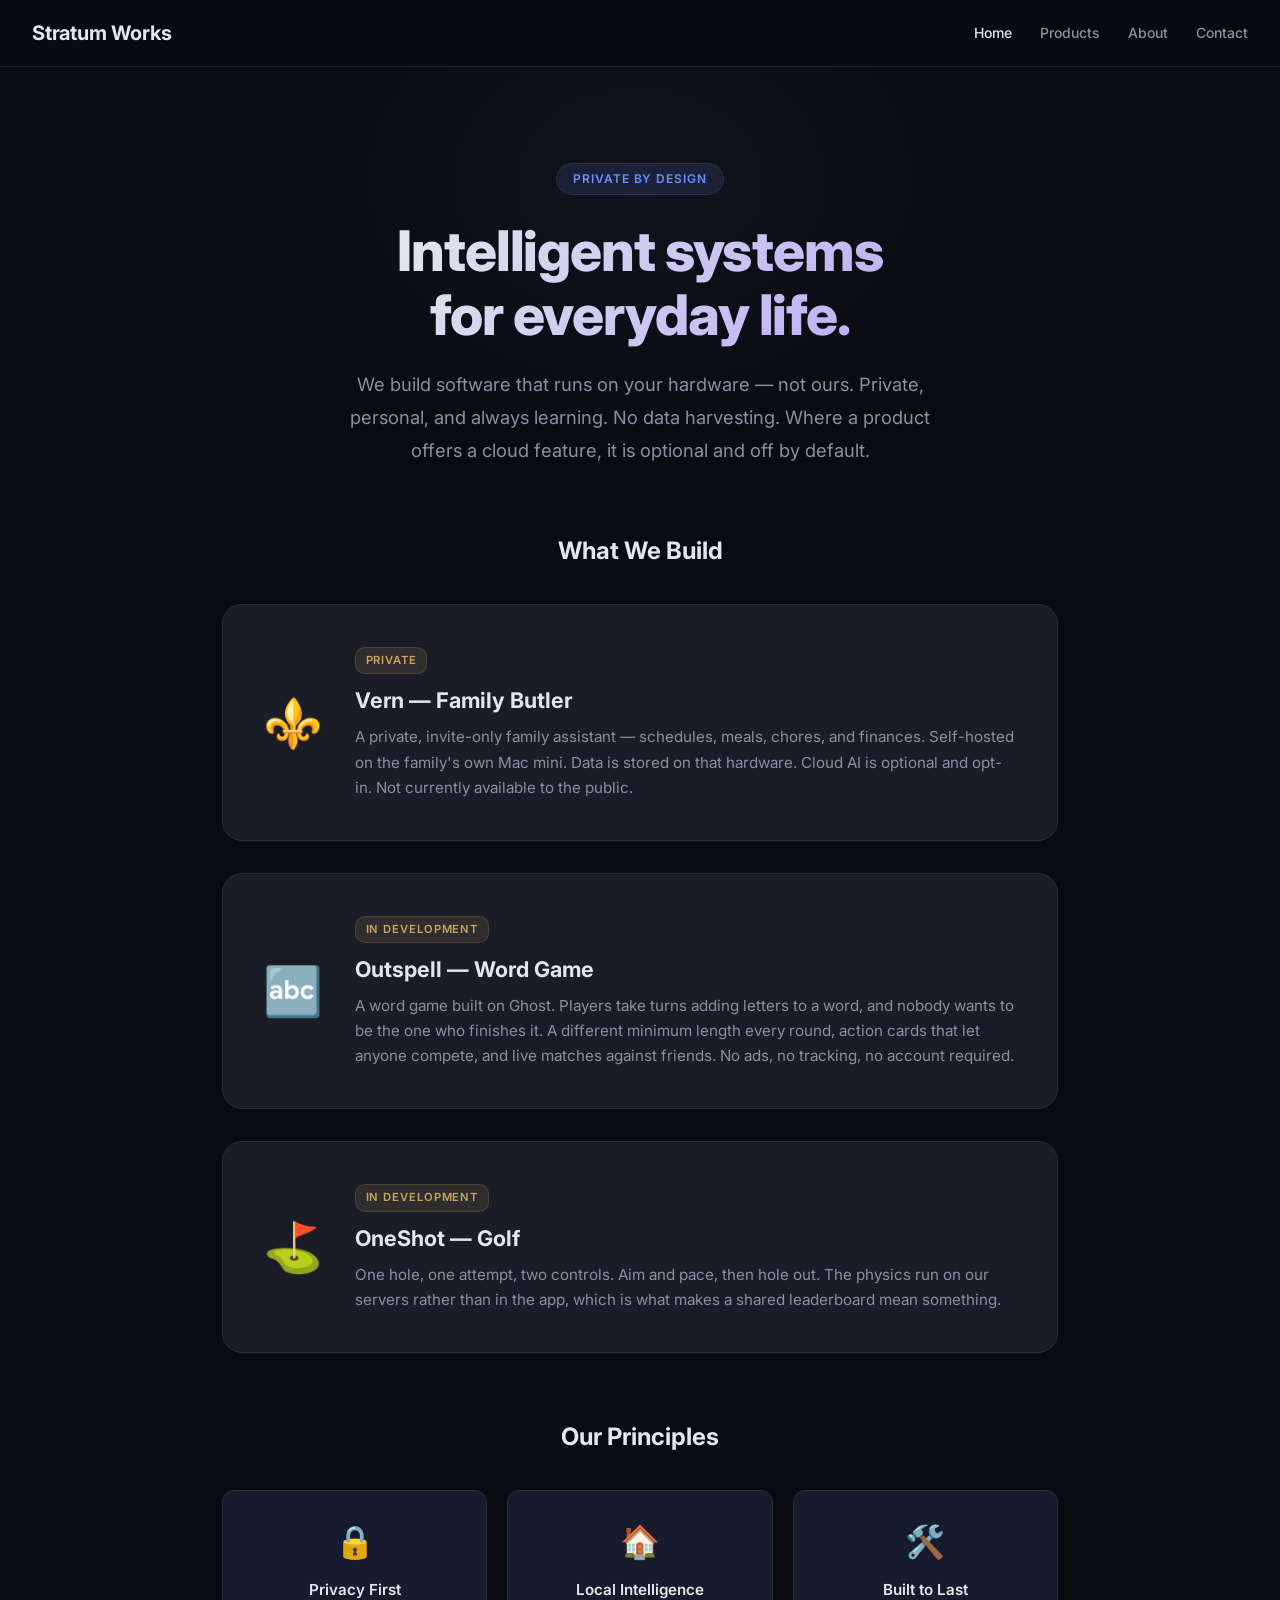
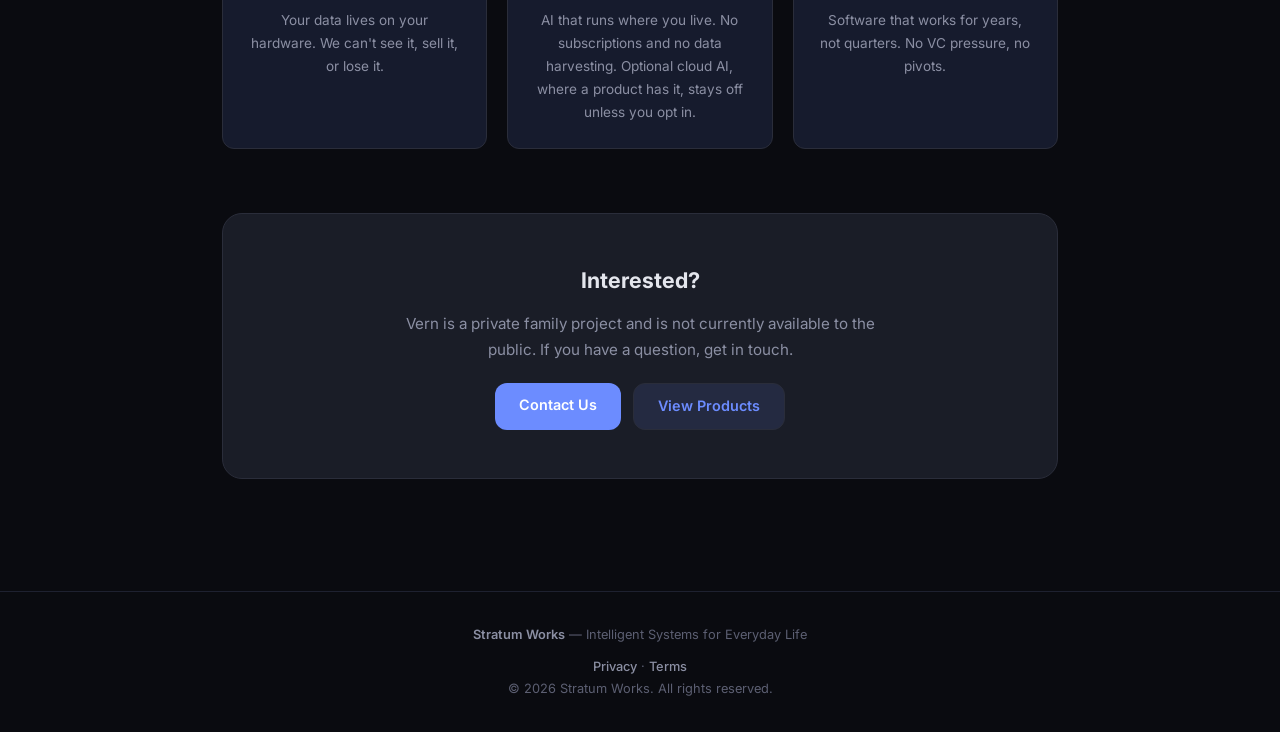
<file: index.html>
<!DOCTYPE html>
<html lang="en">
<head>
    <meta charset="UTF-8">
    <meta name="viewport" content="width=device-width, initial-scale=1.0">
    <title>Stratum Works — Intelligent Systems for Everyday Life</title>
    <meta name="description" content="Stratum Works builds private, intelligent software that runs on hardware you own. Home automation, family coordination, and weather intelligence.">
    <link rel="stylesheet" href="style.css">
</head>
<body>
    <header class="site-header">
        <a href="index.html" class="logo">
            Stratum Works
        </a>
        <nav>
            <a href="index.html" class="active">Home</a>
            <a href="products.html">Products</a>
            <a href="about.html">About</a>
            <a href="contact.html">Contact</a>
        </nav>
    </header>

    <section class="hero">
        <span class="hero-badge">Private by Design</span>
        <h1>Intelligent systems<br>for everyday life.</h1>
        <p>We build software that runs on your hardware — not ours. Private, personal, and always learning. No data harvesting. Where a product offers a cloud feature, it is optional and off by default.</p>
    </section>

    <div class="container">
        <h2 class="section-title">What We Build</h2>
        <a href="vern/index.html" class="product-card">
            <div class="product-icon">⚜️</div>
            <div>
                <span class="product-tag">Private</span>
                <h3>Vern — Family Butler</h3>
                <p>A private, invite-only family assistant — schedules, meals, chores, and finances. Self-hosted on the family's own Mac mini. Data is stored on that hardware. Cloud AI is optional and opt-in. Not currently available to the public.</p>
            </div>
        </a>

        <!-- Outspell -->
        <a href="outspell/index.html" class="product-card">
            <div class="product-icon">🔤</div>
            <div>
                <span class="product-tag">In Development</span>
                <h3>Outspell — Word Game</h3>
                <p>A word game built on Ghost. Players take turns adding letters to a word, and nobody wants to be the one who finishes it. A different minimum length every round, action cards that let anyone compete, and live matches against friends. No ads, no tracking, no account required.</p>
            </div>
        </a>

        <!-- OneShot -->
        <a href="oneshot/index.html" class="product-card">
            <div class="product-icon">⛳</div>
            <div>
                <span class="product-tag">In Development</span>
                <h3>OneShot — Golf</h3>
                <p>One hole, one attempt, two controls. Aim and pace, then hole out. The physics run on our servers rather than in the app, which is what makes a shared leaderboard mean something.</p>
            </div>
        </a>

        <h2 class="section-title" style="margin-top: 4rem;">Our Principles</h2>
        <div class="principles">
            <div class="principle">
                <div class="icon">🔒</div>
                <h3>Privacy First</h3>
                <p>Your data lives on your hardware. We can't see it, sell it, or lose it.</p>
            </div>
            <div class="principle">
                <div class="icon">🏠</div>
                <h3>Local Intelligence</h3>
                <p>AI that runs where you live. No subscriptions and no data harvesting. Optional cloud AI, where a product has it, stays off unless you opt in.</p>
            </div>
            <div class="principle">
                <div class="icon">🛠️</div>
                <h3>Built to Last</h3>
                <p>Software that works for years, not quarters. No VC pressure, no pivots.</p>
            </div>
        </div>

        <div class="cta-box">
            <h2>Interested?</h2>
            <p>Vern is a private family project and is not currently available to the public. If you have a question, get in touch.</p>
            <div class="cta-links">
                <a href="contact.html" class="btn btn-primary">Contact Us</a>
                <a href="products.html" class="btn btn-secondary">View Products</a>
            </div>
        </div>
    </div>

    <footer class="site-footer">
        <p><span class="brand">Stratum Works</span> — Intelligent Systems for Everyday Life</p>
        <p class="footer-links"><a href="vern/privacy.html">Privacy</a> · <a href="vern/terms.html">Terms</a></p>
        <p>&copy; 2026 Stratum Works. All rights reserved.</p>
    </footer>
</body>
</html>
</file>
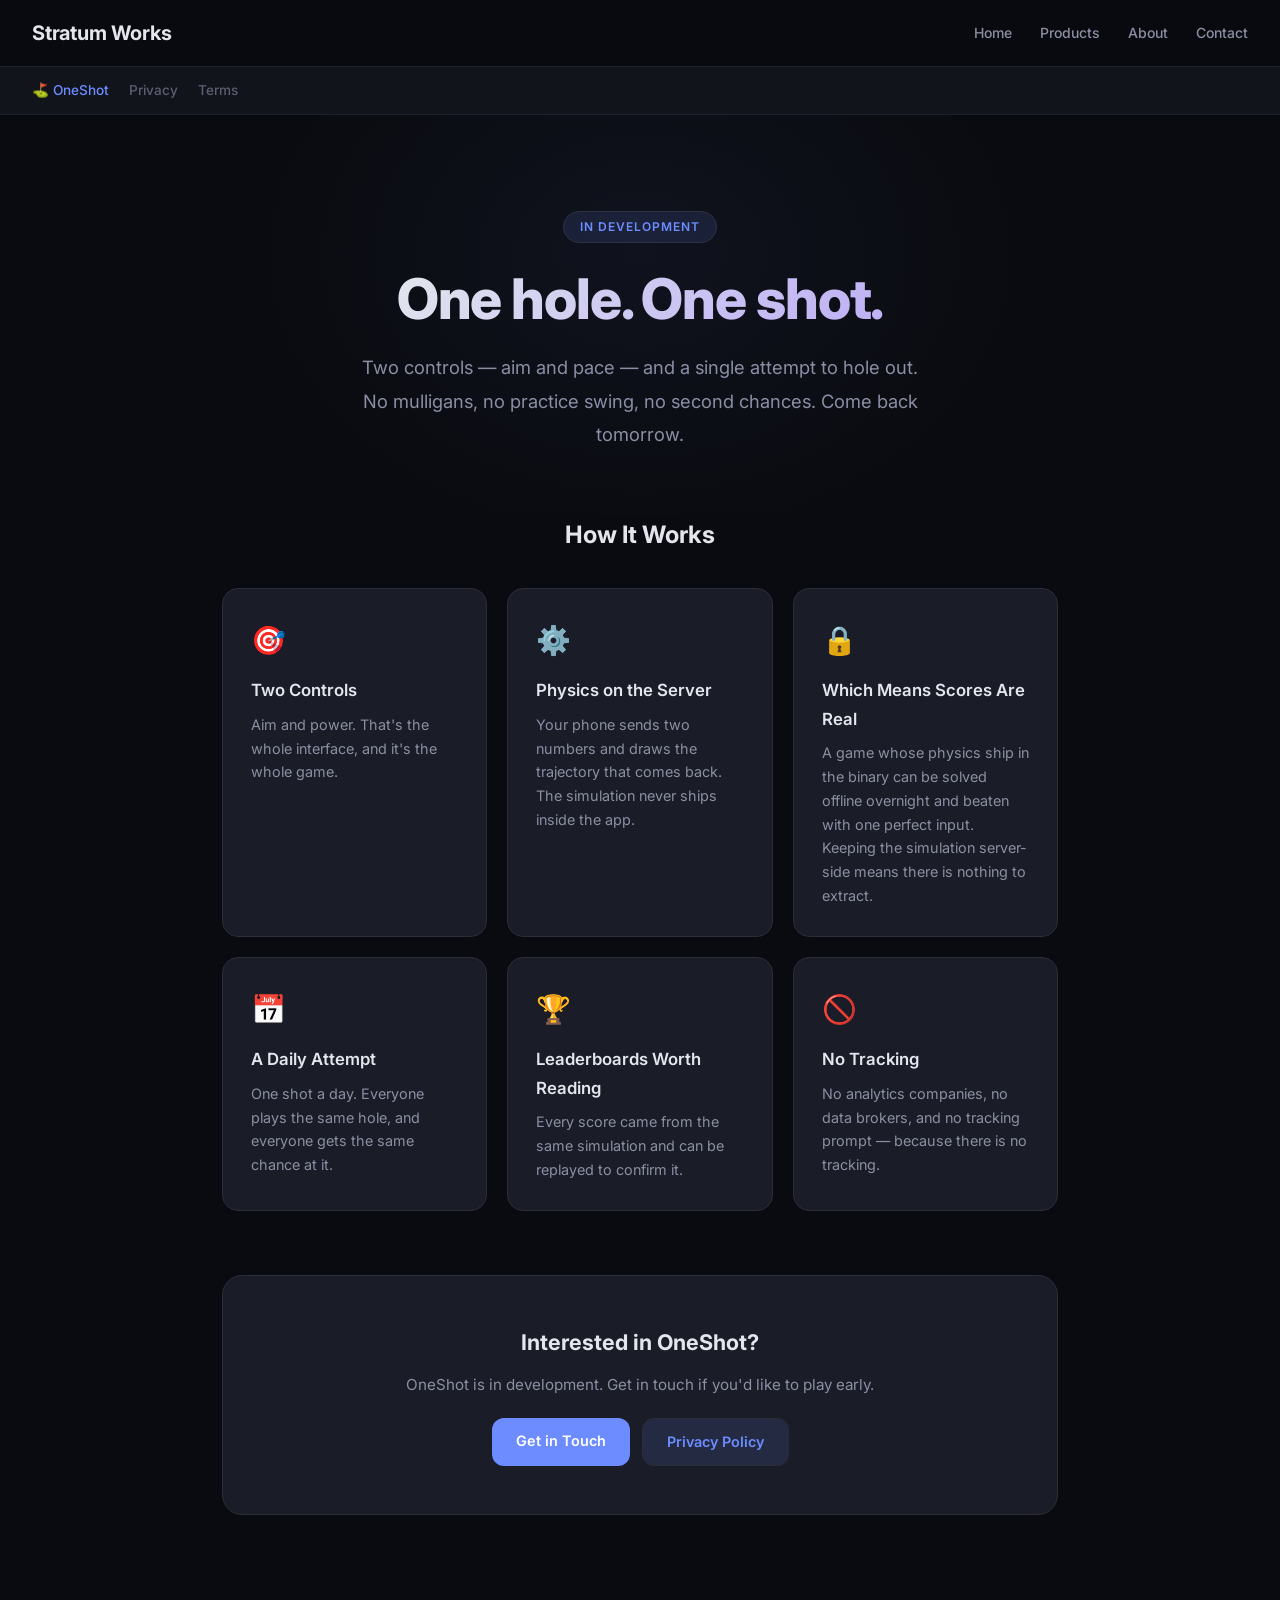
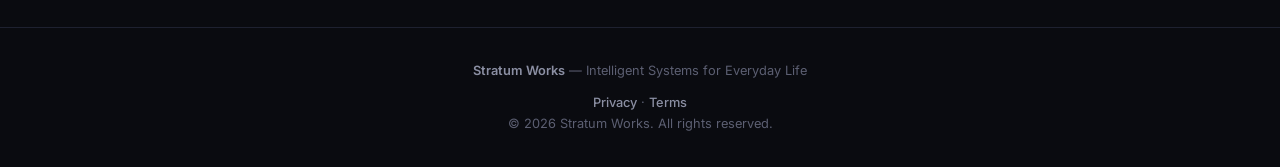
<file: oneshot/index.html>
<!DOCTYPE html>
<html lang="en">
<head>
    <meta charset="UTF-8">
    <meta name="viewport" content="width=device-width, initial-scale=1.0">
    <title>OneShot — Stratum Works</title>
    <meta name="description" content="OneShot is a golf game with one hole, one attempt, and two controls. The physics live on the server, so every score is real.">
    <link rel="stylesheet" href="../style.css">
</head>
<body>
    <header class="site-header">
        <a href="../index.html" class="logo">Stratum Works</a>
        <nav>
            <a href="../index.html">Home</a>
            <a href="../products.html">Products</a>
            <a href="../about.html">About</a>
            <a href="../contact.html">Contact</a>
        </nav>
    </header>
    <nav class="product-nav">
        <a href="index.html" class="active">⛳ OneShot</a>
        <a href="privacy.html">Privacy</a>
        <a href="terms.html">Terms</a>
    </nav>

    <section class="hero">
        <span class="hero-badge">In Development</span>
        <h1>One hole. One shot.</h1>
        <p>Two controls — aim and pace — and a single attempt to hole out. No mulligans, no practice swing, no second chances. Come back tomorrow.</p>
    </section>

    <div class="container">
        <h2 class="section-title">How It Works</h2>
        <div class="card-grid">
            <div class="card">
                <div class="icon">🎯</div>
                <h3>Two Controls</h3>
                <p>Aim and power. That's the whole interface, and it's the whole game.</p>
            </div>
            <div class="card">
                <div class="icon">⚙️</div>
                <h3>Physics on the Server</h3>
                <p>Your phone sends two numbers and draws the trajectory that comes back. The simulation never ships inside the app.</p>
            </div>
            <div class="card">
                <div class="icon">🔒</div>
                <h3>Which Means Scores Are Real</h3>
                <p>A game whose physics ship in the binary can be solved offline overnight and beaten with one perfect input. Keeping the simulation server-side means there is nothing to extract.</p>
            </div>
            <div class="card">
                <div class="icon">📅</div>
                <h3>A Daily Attempt</h3>
                <p>One shot a day. Everyone plays the same hole, and everyone gets the same chance at it.</p>
            </div>
            <div class="card">
                <div class="icon">🏆</div>
                <h3>Leaderboards Worth Reading</h3>
                <p>Every score came from the same simulation and can be replayed to confirm it.</p>
            </div>
            <div class="card">
                <div class="icon">🚫</div>
                <h3>No Tracking</h3>
                <p>No analytics companies, no data brokers, and no tracking prompt — because there is no tracking.</p>
            </div>
        </div>

        <div class="cta-box">
            <h2>Interested in OneShot?</h2>
            <p>OneShot is in development. Get in touch if you'd like to play early.</p>
            <div class="cta-links">
                <a href="../contact.html" class="btn btn-primary">Get in Touch</a>
                <a href="privacy.html" class="btn btn-secondary">Privacy Policy</a>
            </div>
        </div>
    </div>

    <footer class="site-footer">
        <p><span class="brand">Stratum Works</span> — Intelligent Systems for Everyday Life</p>
        <p class="footer-links"><a href="../vern/privacy.html">Privacy</a> · <a href="../vern/terms.html">Terms</a></p>
        <p>&copy; 2026 Stratum Works. All rights reserved.</p>
    </footer>
</body>
</html>
</file>
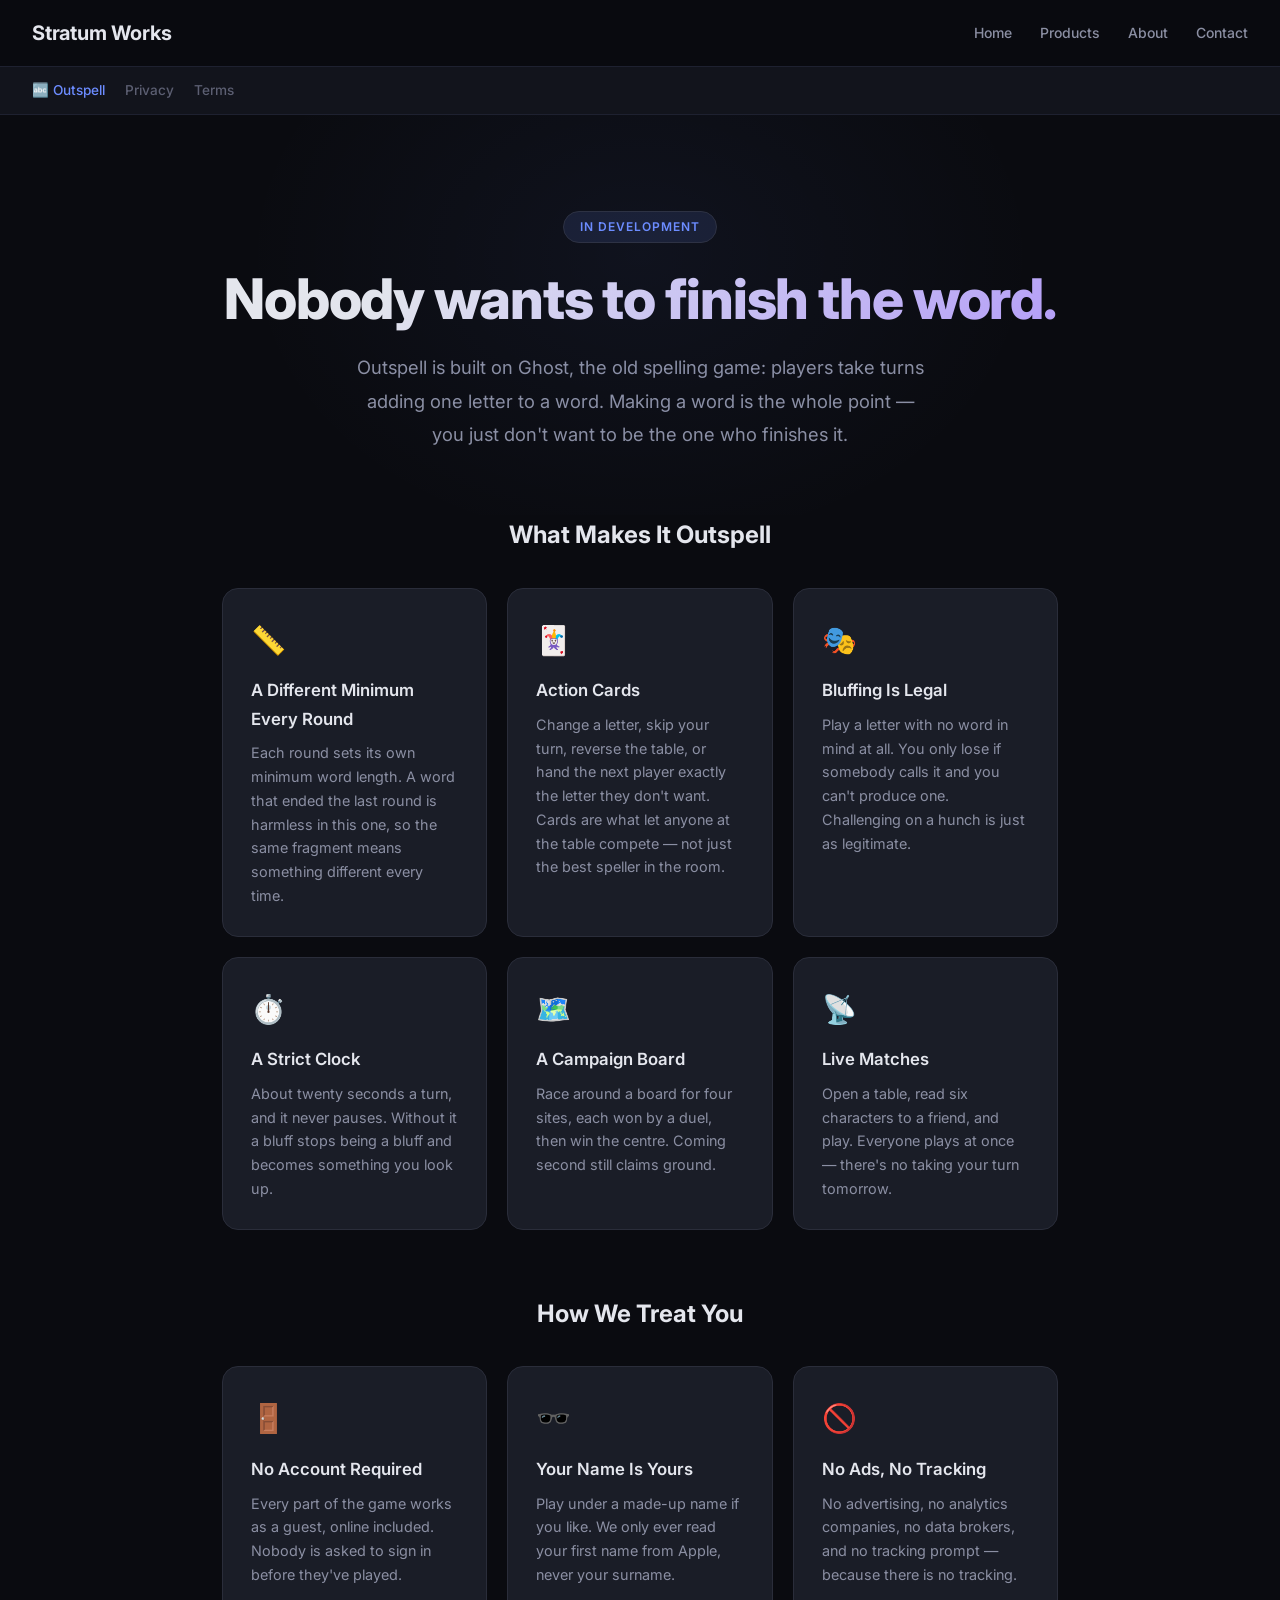
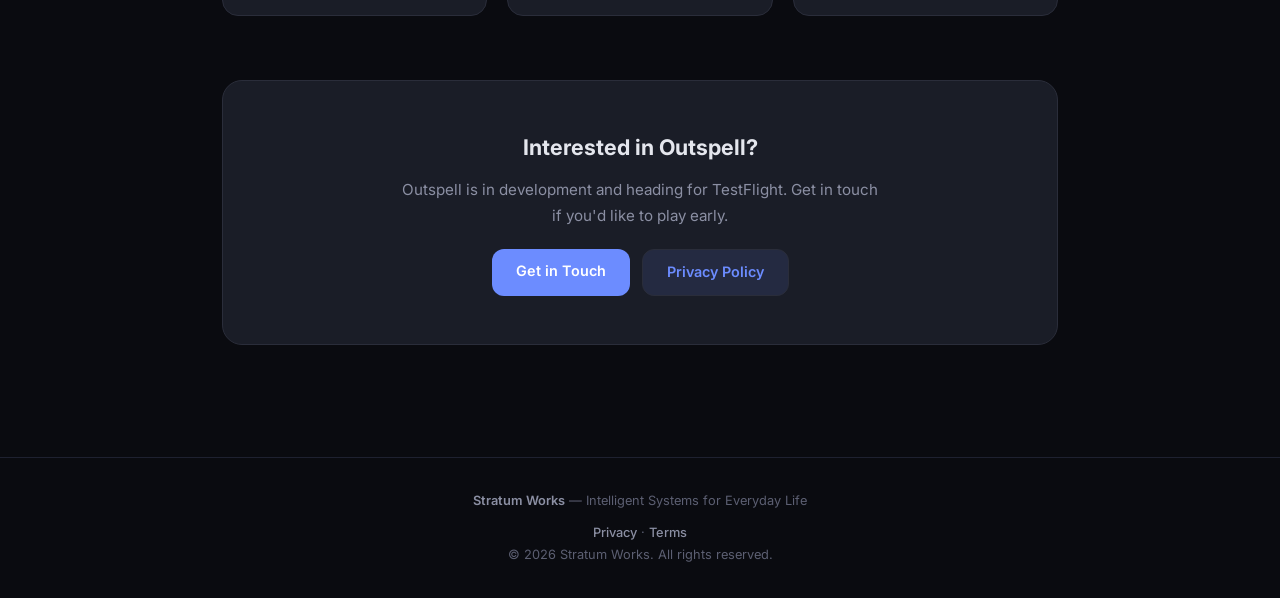
<file: outspell/index.html>
<!DOCTYPE html>
<html lang="en">
<head>
    <meta charset="UTF-8">
    <meta name="viewport" content="width=device-width, initial-scale=1.0">
    <title>Outspell — Stratum Works</title>
    <meta name="description" content="Outspell is a word game built on Ghost. Add letters to a word — just don't be the one who finishes it.">
    <link rel="stylesheet" href="../style.css">
</head>
<body>
    <header class="site-header">
        <a href="../index.html" class="logo">Stratum Works</a>
        <nav>
            <a href="../index.html">Home</a>
            <a href="../products.html">Products</a>
            <a href="../about.html">About</a>
            <a href="../contact.html">Contact</a>
        </nav>
    </header>
    <nav class="product-nav">
        <a href="index.html" class="active">🔤 Outspell</a>
        <a href="privacy.html">Privacy</a>
        <a href="terms.html">Terms</a>
    </nav>

    <section class="hero">
        <span class="hero-badge">In Development</span>
        <h1>Nobody wants to finish the word.</h1>
        <p>Outspell is built on Ghost, the old spelling game: players take turns adding one letter to a word. Making a word is the whole point — you just don't want to be the one who finishes it.</p>
    </section>

    <div class="container">
        <h2 class="section-title">What Makes It Outspell</h2>
        <div class="card-grid">
            <div class="card">
                <div class="icon">📏</div>
                <h3>A Different Minimum Every Round</h3>
                <p>Each round sets its own minimum word length. A word that ended the last round is harmless in this one, so the same fragment means something different every time.</p>
            </div>
            <div class="card">
                <div class="icon">🃏</div>
                <h3>Action Cards</h3>
                <p>Change a letter, skip your turn, reverse the table, or hand the next player exactly the letter they don't want. Cards are what let anyone at the table compete — not just the best speller in the room.</p>
            </div>
            <div class="card">
                <div class="icon">🎭</div>
                <h3>Bluffing Is Legal</h3>
                <p>Play a letter with no word in mind at all. You only lose if somebody calls it and you can't produce one. Challenging on a hunch is just as legitimate.</p>
            </div>
            <div class="card">
                <div class="icon">⏱️</div>
                <h3>A Strict Clock</h3>
                <p>About twenty seconds a turn, and it never pauses. Without it a bluff stops being a bluff and becomes something you look up.</p>
            </div>
            <div class="card">
                <div class="icon">🗺️</div>
                <h3>A Campaign Board</h3>
                <p>Race around a board for four sites, each won by a duel, then win the centre. Coming second still claims ground.</p>
            </div>
            <div class="card">
                <div class="icon">📡</div>
                <h3>Live Matches</h3>
                <p>Open a table, read six characters to a friend, and play. Everyone plays at once — there's no taking your turn tomorrow.</p>
            </div>
        </div>

        <h2 class="section-title" style="margin-top: 4rem;">How We Treat You</h2>
        <div class="card-grid">
            <div class="card">
                <div class="icon">🚪</div>
                <h3>No Account Required</h3>
                <p>Every part of the game works as a guest, online included. Nobody is asked to sign in before they've played.</p>
            </div>
            <div class="card">
                <div class="icon">🕶️</div>
                <h3>Your Name Is Yours</h3>
                <p>Play under a made-up name if you like. We only ever read your first name from Apple, never your surname.</p>
            </div>
            <div class="card">
                <div class="icon">🚫</div>
                <h3>No Ads, No Tracking</h3>
                <p>No advertising, no analytics companies, no data brokers, and no tracking prompt — because there is no tracking.</p>
            </div>
        </div>

        <div class="cta-box">
            <h2>Interested in Outspell?</h2>
            <p>Outspell is in development and heading for TestFlight. Get in touch if you'd like to play early.</p>
            <div class="cta-links">
                <a href="../contact.html" class="btn btn-primary">Get in Touch</a>
                <a href="privacy.html" class="btn btn-secondary">Privacy Policy</a>
            </div>
        </div>
    </div>

    <footer class="site-footer">
        <p><span class="brand">Stratum Works</span> — Intelligent Systems for Everyday Life</p>
        <p class="footer-links"><a href="../vern/privacy.html">Privacy</a> · <a href="../vern/terms.html">Terms</a></p>
        <p>&copy; 2026 Stratum Works. All rights reserved.</p>
    </footer>
</body>
</html>
</file>
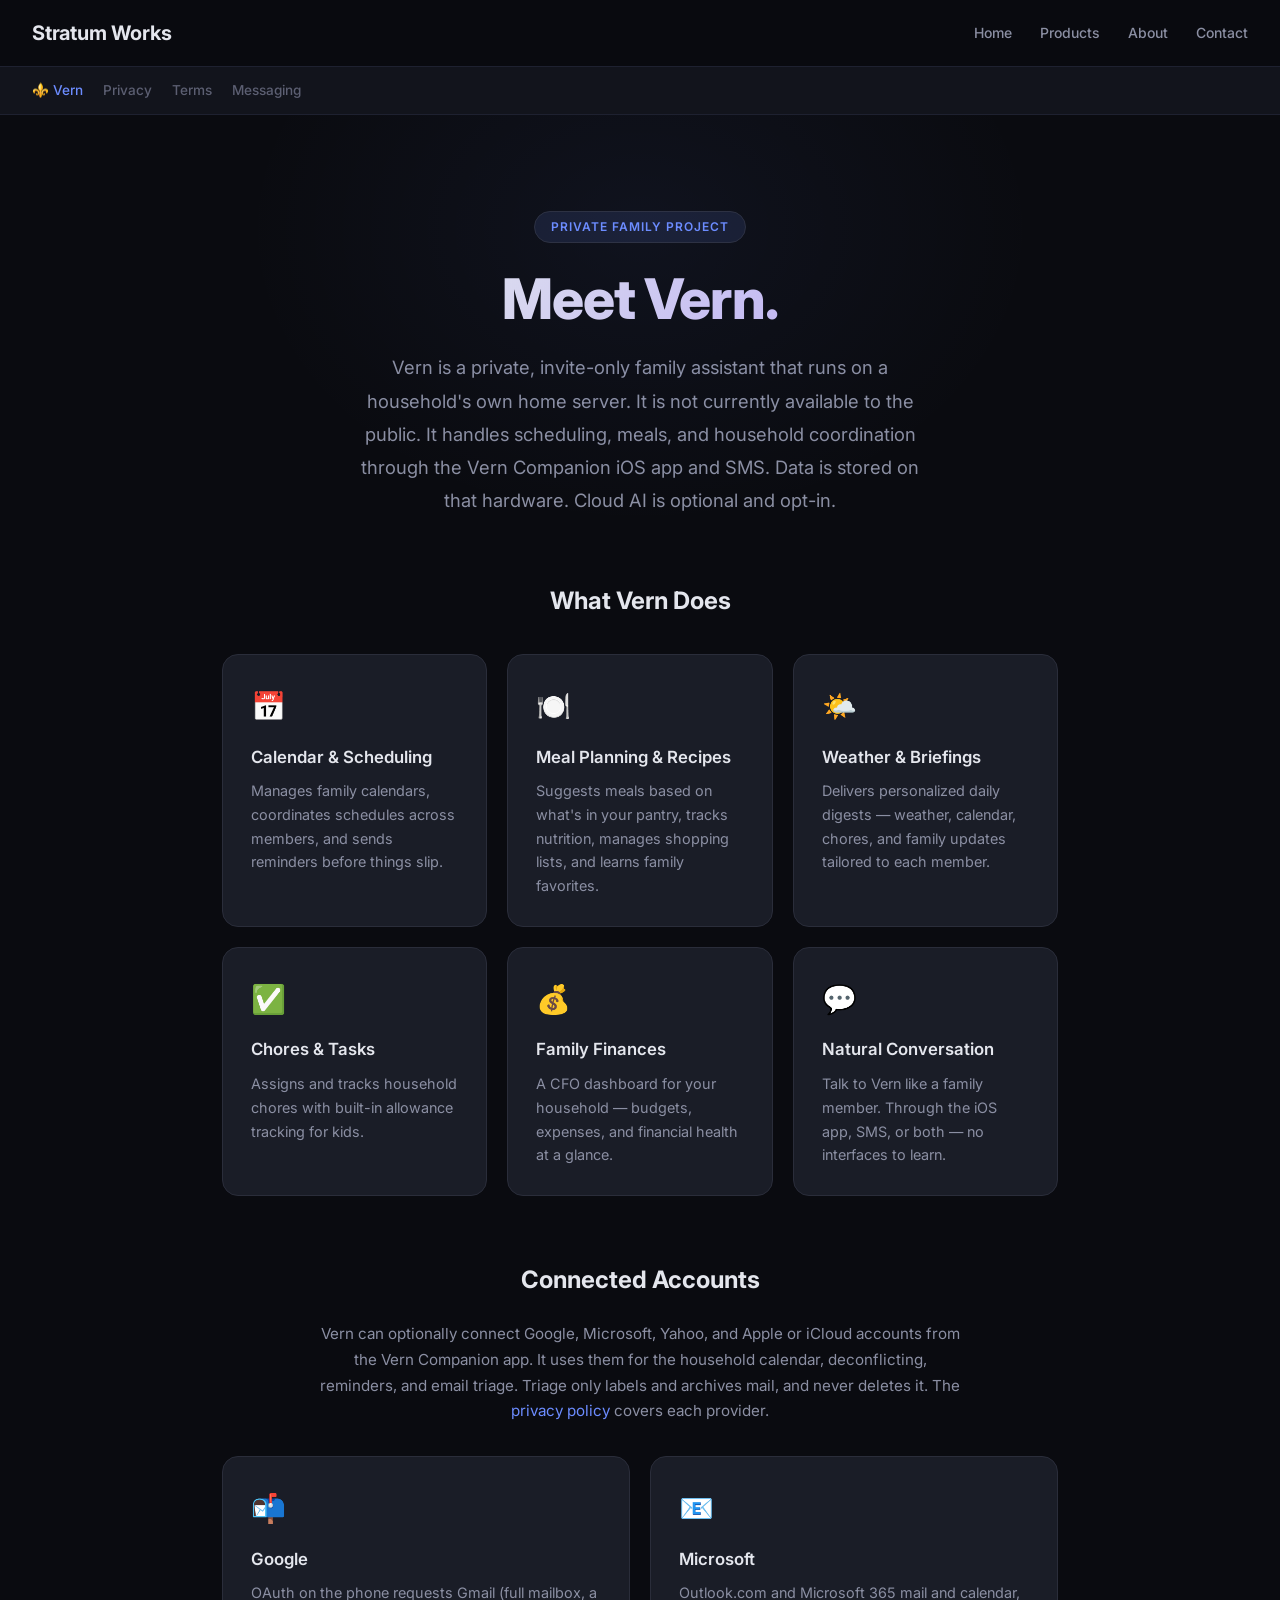
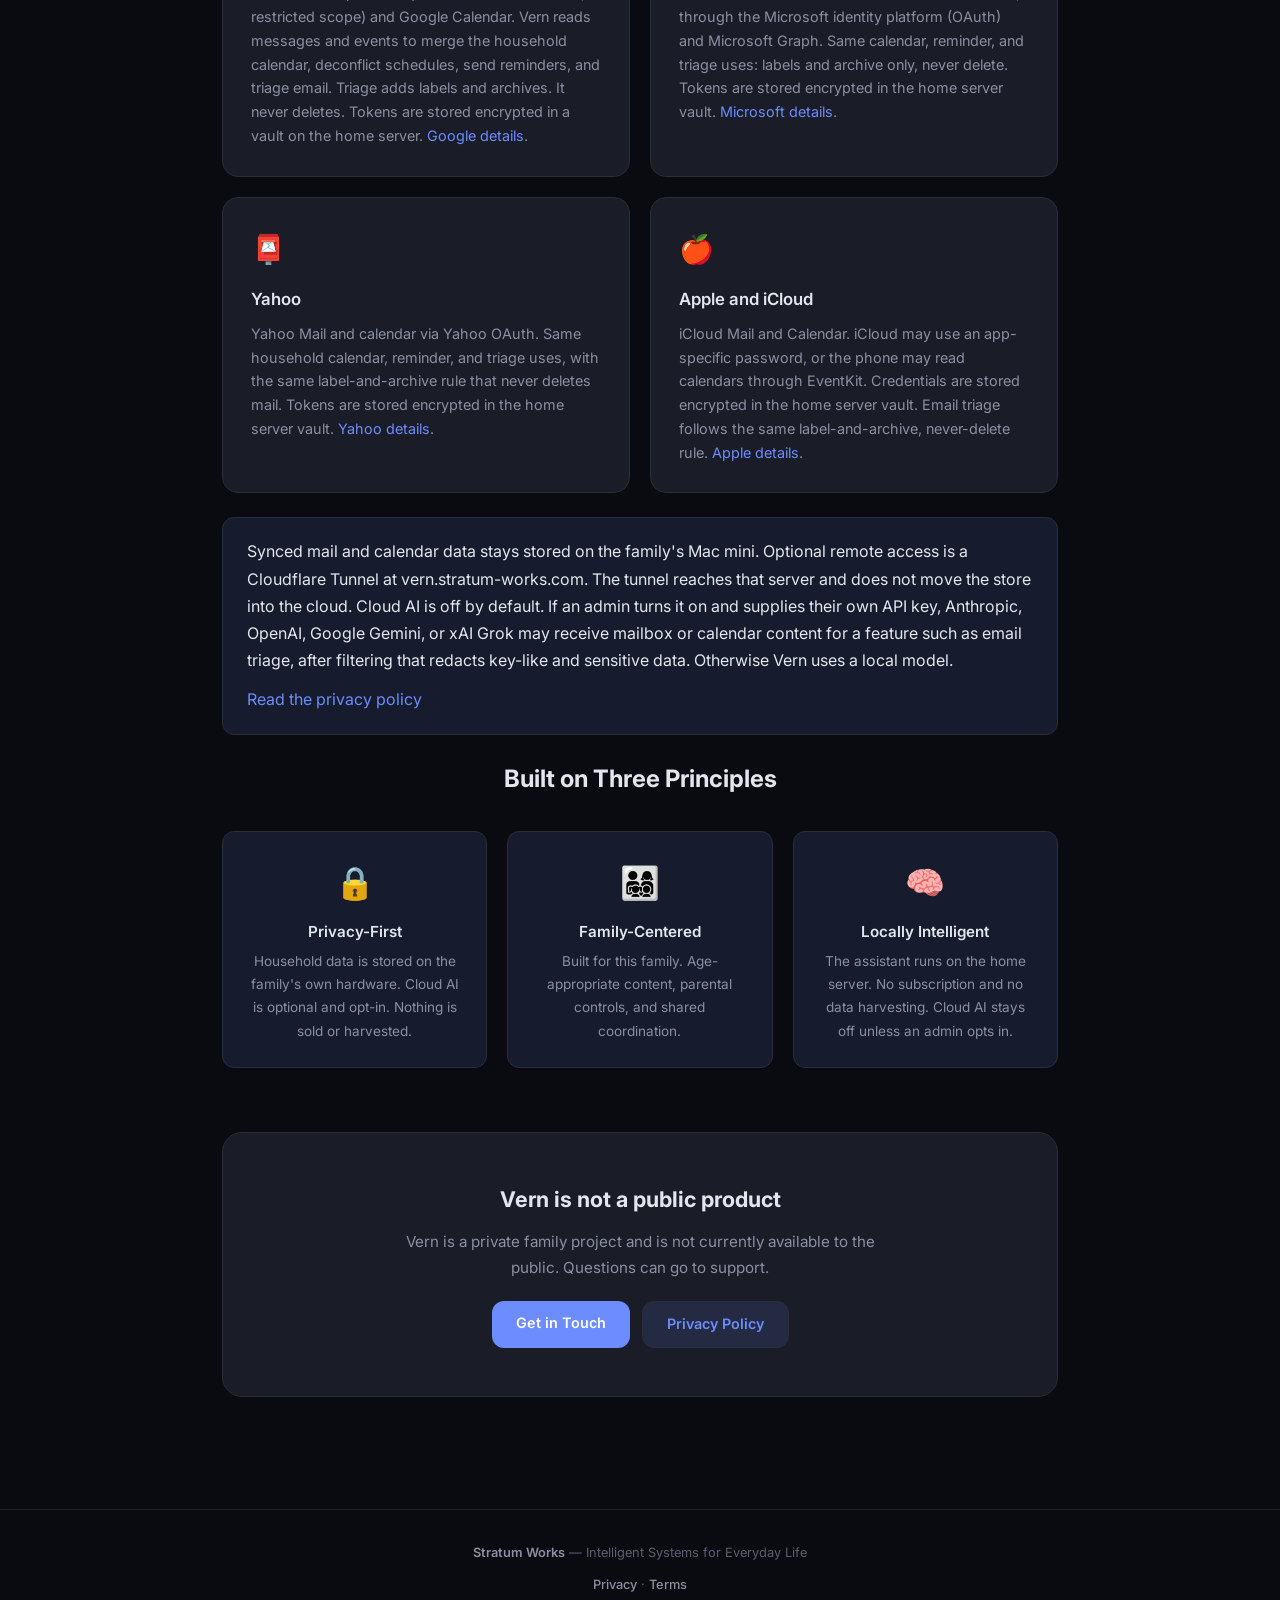
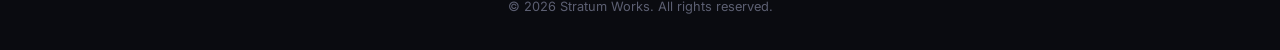
<file: vern/index.html>
<!DOCTYPE html>
<html lang="en">
<head>
    <meta charset="UTF-8">
    <meta name="viewport" content="width=device-width, initial-scale=1.0">
    <title>Vern — Private Family Butler | Stratum Works</title>
    <meta name="description" content="Vern is a private, invite-only family assistant that runs on a household's own home server. Optional Google, Microsoft, Yahoo, and iCloud connections. Not currently available to the public.">
    <link rel="stylesheet" href="../style.css">
</head>
<body>
    <header class="site-header">
        <a href="../index.html" class="logo">
            Stratum Works
        </a>
        <nav>
            <a href="../index.html">Home</a>
            <a href="../products.html">Products</a>
            <a href="../about.html">About</a>
            <a href="../contact.html">Contact</a>
        </nav>
    </header>
    <nav class="product-nav">
        <a href="index.html" class="active">⚜️ Vern</a>
        <a href="privacy.html">Privacy</a>
        <a href="terms.html">Terms</a>
        <a href="messaging.html">Messaging</a>
    </nav>

    <section class="hero">
        <span class="hero-badge">Private Family Project</span>
        <h1>Meet Vern.</h1>
        <p>Vern is a private, invite-only family assistant that runs on a household's own home server. It is not currently available to the public. It handles scheduling, meals, and household coordination through the Vern Companion iOS app and SMS. Data is stored on that hardware. Cloud AI is optional and opt-in.</p>
    </section>

    <div class="container">
        <h2 class="section-title">What Vern Does</h2>
        <div class="card-grid">
            <div class="card">
                <div class="icon">📅</div>
                <h3>Calendar &amp; Scheduling</h3>
                <p>Manages family calendars, coordinates schedules across members, and sends reminders before things slip.</p>
            </div>
            <div class="card">
                <div class="icon">🍽️</div>
                <h3>Meal Planning &amp; Recipes</h3>
                <p>Suggests meals based on what's in your pantry, tracks nutrition, manages shopping lists, and learns family favorites.</p>
            </div>
            <div class="card">
                <div class="icon">🌤️</div>
                <h3>Weather &amp; Briefings</h3>
                <p>Delivers personalized daily digests — weather, calendar, chores, and family updates tailored to each member.</p>
            </div>
            <div class="card">
                <div class="icon">✅</div>
                <h3>Chores &amp; Tasks</h3>
                <p>Assigns and tracks household chores with built-in allowance tracking for kids.</p>
            </div>
            <div class="card">
                <div class="icon">💰</div>
                <h3>Family Finances</h3>
                <p>A CFO dashboard for your household — budgets, expenses, and financial health at a glance.</p>
            </div>
            <div class="card">
                <div class="icon">💬</div>
                <h3>Natural Conversation</h3>
                <p>Talk to Vern like a family member. Through the iOS app, SMS, or both — no interfaces to learn.</p>
            </div>
        </div>

        <h2 class="section-title">Connected Accounts</h2>
        <p class="section-lead">Vern can optionally connect Google, Microsoft, Yahoo, and Apple or iCloud accounts from the Vern Companion app. It uses them for the household calendar, deconflicting, reminders, and email triage. Triage only labels and archives mail, and never deletes it. The <a href="privacy.html">privacy policy</a> covers each provider.</p>
        <div class="card-grid compact pairs">
            <div class="card">
                <div class="icon">📬</div>
                <h3>Google</h3>
                <p>OAuth on the phone requests Gmail (full mailbox, a restricted scope) and Google Calendar. Vern reads messages and events to merge the household calendar, deconflict schedules, send reminders, and triage email. Triage adds labels and archives. It never deletes. Tokens are stored encrypted in a vault on the home server. <a href="privacy.html#google">Google details</a>.</p>
            </div>
            <div class="card">
                <div class="icon">📧</div>
                <h3>Microsoft</h3>
                <p>Outlook.com and Microsoft 365 mail and calendar, through the Microsoft identity platform (OAuth) and Microsoft Graph. Same calendar, reminder, and triage uses: labels and archive only, never delete. Tokens are stored encrypted in the home server vault. <a href="privacy.html#microsoft">Microsoft details</a>.</p>
            </div>
            <div class="card">
                <div class="icon">📮</div>
                <h3>Yahoo</h3>
                <p>Yahoo Mail and calendar via Yahoo OAuth. Same household calendar, reminder, and triage uses, with the same label-and-archive rule that never deletes mail. Tokens are stored encrypted in the home server vault. <a href="privacy.html#yahoo">Yahoo details</a>.</p>
            </div>
            <div class="card">
                <div class="icon">🍎</div>
                <h3>Apple and iCloud</h3>
                <p>iCloud Mail and Calendar. iCloud may use an app-specific password, or the phone may read calendars through EventKit. Credentials are stored encrypted in the home server vault. Email triage follows the same label-and-archive, never-delete rule. <a href="privacy.html#apple">Apple details</a>.</p>
            </div>
        </div>
        <div class="highlight-box">
            <p>Synced mail and calendar data stays stored on the family's Mac mini. Optional remote access is a Cloudflare Tunnel at vern.stratum-works.com. The tunnel reaches that server and does not move the store into the cloud. Cloud AI is off by default. If an admin turns it on and supplies their own API key, Anthropic, OpenAI, Google Gemini, or xAI Grok may receive mailbox or calendar content for a feature such as email triage, after filtering that redacts key-like and sensitive data. Otherwise Vern uses a local model.</p>
            <p style="margin-bottom: 0;"><a href="privacy.html">Read the privacy policy</a></p>
        </div>

        <h2 class="section-title">Built on Three Principles</h2>
        <div class="principles">
            <div class="principle">
                <div class="icon">🔒</div>
                <h3>Privacy-First</h3>
                <p>Household data is stored on the family's own hardware. Cloud AI is optional and opt-in. Nothing is sold or harvested.</p>
            </div>
            <div class="principle">
                <div class="icon">👨‍👩‍👧‍👦</div>
                <h3>Family-Centered</h3>
                <p>Built for this family. Age-appropriate content, parental controls, and shared coordination.</p>
            </div>
            <div class="principle">
                <div class="icon">🧠</div>
                <h3>Locally Intelligent</h3>
                <p>The assistant runs on the home server. No subscription and no data harvesting. Cloud AI stays off unless an admin opts in.</p>
            </div>
        </div>

        <div class="cta-box">
            <h2>Vern is not a public product</h2>
            <p>Vern is a private family project and is not currently available to the public. Questions can go to support.</p>
            <div class="cta-links">
                <a href="mailto:support@stratum-works.com" class="btn btn-primary">Get in Touch</a>
                <a href="privacy.html" class="btn btn-secondary">Privacy Policy</a>
            </div>
        </div>
    </div>

    <footer class="site-footer">
        <p><span class="brand">Stratum Works</span> — Intelligent Systems for Everyday Life</p>
        <p class="footer-links"><a href="privacy.html">Privacy</a> · <a href="terms.html">Terms</a></p>
        <p>&copy; 2026 Stratum Works. All rights reserved.</p>
    </footer>
</body>
</html>
</file>
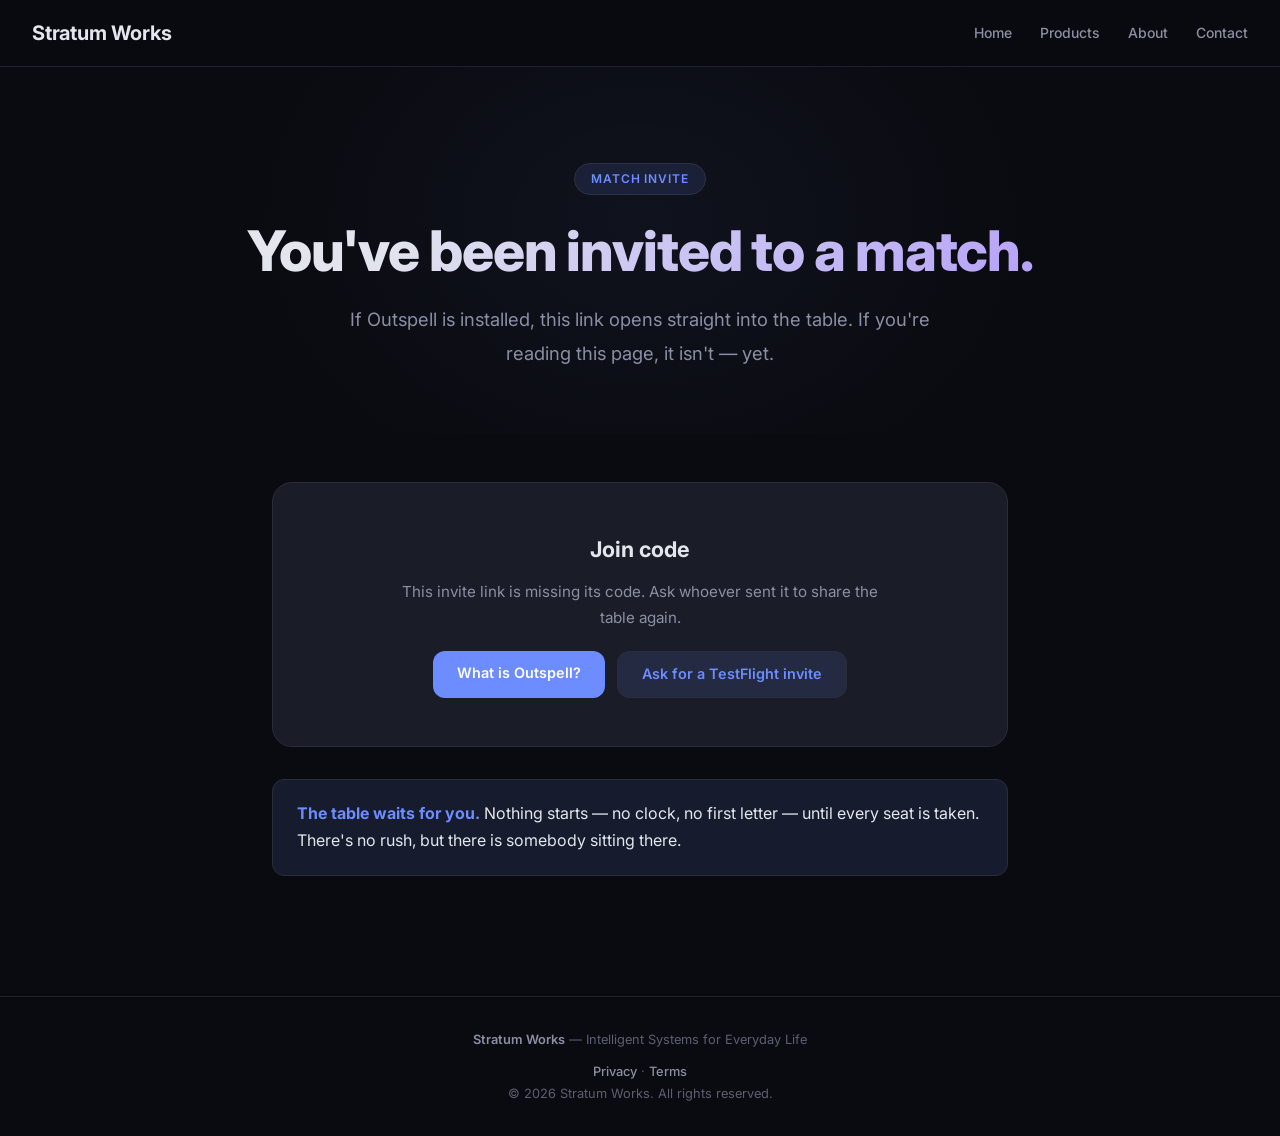
<file: outspell/join/index.html>
<!DOCTYPE html>
<html lang="en">
<head>
    <meta charset="UTF-8">
    <meta name="viewport" content="width=device-width, initial-scale=1.0">
    <title>Join a Match — Outspell</title>
    <meta name="description" content="Somebody opened an Outspell table and invited you to it.">
    <!-- Nothing here is worth a search result; the link is meant for one person. -->
    <meta name="robots" content="noindex">
    <link rel="stylesheet" href="../../style.css">
</head>
<body>
    <header class="site-header">
        <a href="../../index.html" class="logo">Stratum Works</a>
        <nav>
            <a href="../../index.html">Home</a>
            <a href="../../products.html">Products</a>
            <a href="../../about.html">About</a>
            <a href="../../contact.html">Contact</a>
        </nav>
    </header>

    <section class="hero">
        <span class="hero-badge">Match Invite</span>
        <h1>You've been invited to a match.</h1>
        <p id="lede">If Outspell is installed, this link opens straight into the table. If you're reading this page, it isn't — yet.</p>
    </section>

    <div class="container container-narrow">
        <div class="cta-box">
            <h2>Join code</h2>
            <p id="code" style="font-family: ui-monospace, SFMono-Regular, Menlo, monospace; font-size: 2.75rem; font-weight: 800; letter-spacing: 0.35em; margin: 0.5rem 0 0.25rem;">——————</p>
            <p id="hint">Open Outspell, choose <strong>Play Online</strong>, and enter this code.</p>
            <div class="cta-links">
                <a href="../index.html" class="btn btn-primary">What is Outspell?</a>
                <a href="../../contact.html" class="btn btn-secondary">Ask for a TestFlight invite</a>
            </div>
        </div>

        <div class="highlight-box">
            <p><strong>The table waits for you.</strong> Nothing starts — no clock, no first letter — until every seat is taken. There's no rush, but there is somebody sitting there.</p>
        </div>
    </div>

    <footer class="site-footer">
        <p><span class="brand">Stratum Works</span> — Intelligent Systems for Everyday Life</p>
        <p class="footer-links"><a href="../../vern/privacy.html">Privacy</a> · <a href="../../vern/terms.html">Terms</a></p>
        <p>&copy; 2026 Stratum Works. All rights reserved.</p>
    </footer>

    <script>
        // Codes are six characters, upper case, letters and digits. Anything
        // else is somebody editing the URL by hand, and gets the generic page
        // rather than their text rendered back at them.
        const raw = new URLSearchParams(location.search).get('c') || '';
        const code = raw.trim().toUpperCase();
        if (/^[A-Z0-9]{6}$/.test(code)) {
            document.getElementById('code').textContent = code;
        } else {
            document.getElementById('code').style.display = 'none';
            document.getElementById('hint').textContent =
                'This invite link is missing its code. Ask whoever sent it to share the table again.';
        }
    </script>
</body>
</html>
</file>
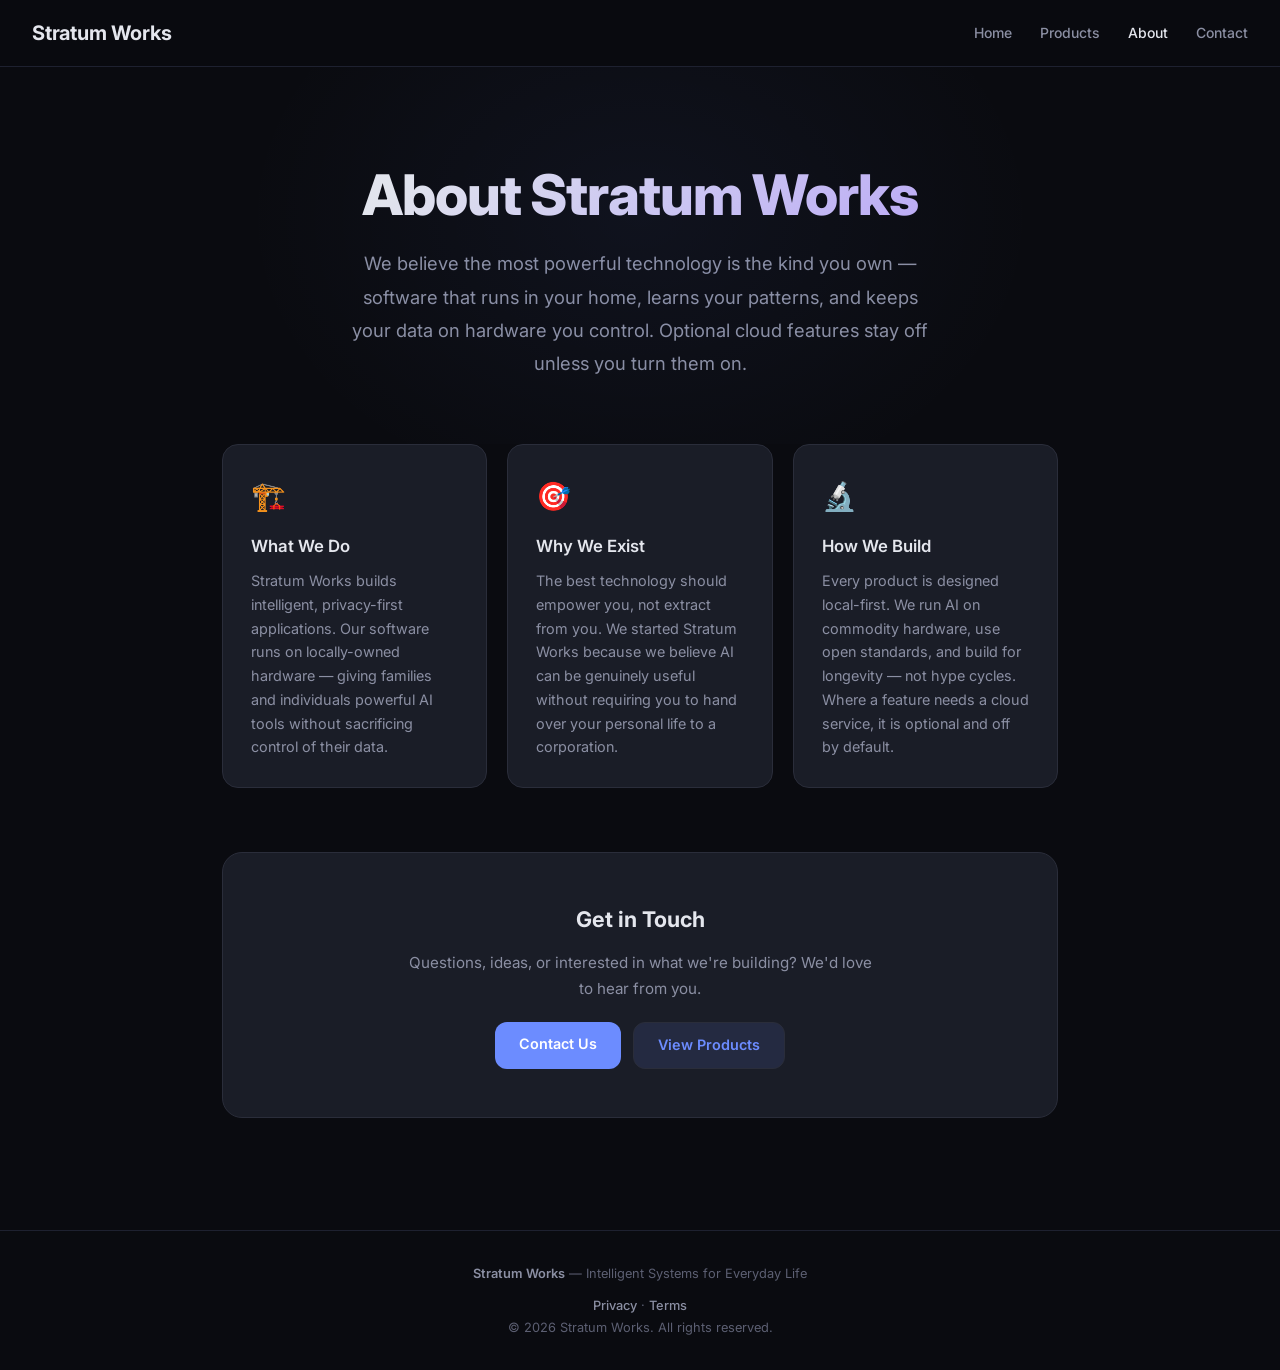
<file: about.html>
<!DOCTYPE html>
<html lang="en">
<head>
    <meta charset="UTF-8">
    <meta name="viewport" content="width=device-width, initial-scale=1.0">
    <title>About — Stratum Works</title>
    <meta name="description" content="Stratum Works builds private, intelligent software for families and communities.">
    <link rel="stylesheet" href="style.css">
</head>
<body>
    <header class="site-header">
        <a href="index.html" class="logo">Stratum Works</a>
        <nav>
            <a href="index.html">Home</a>
            <a href="products.html">Products</a>
            <a href="about.html" class="active">About</a>
            <a href="contact.html">Contact</a>
        </nav>
    </header>

    <section class="hero">
        <h1>About Stratum Works</h1>
        <p>We believe the most powerful technology is the kind you own — software that runs in your home, learns your patterns, and keeps your data on hardware you control. Optional cloud features stay off unless you turn them on.</p>
    </section>

    <div class="container">
        <div class="card-grid">
            <div class="card">
                <div class="icon">🏗️</div>
                <h3>What We Do</h3>
                <p>Stratum Works builds intelligent, privacy-first applications. Our software runs on locally-owned hardware — giving families and individuals powerful AI tools without sacrificing control of their data.</p>
            </div>
            <div class="card">
                <div class="icon">🎯</div>
                <h3>Why We Exist</h3>
                <p>The best technology should empower you, not extract from you. We started Stratum Works because we believe AI can be genuinely useful without requiring you to hand over your personal life to a corporation.</p>
            </div>
            <div class="card">
                <div class="icon">🔬</div>
                <h3>How We Build</h3>
                <p>Every product is designed local-first. We run AI on commodity hardware, use open standards, and build for longevity — not hype cycles. Where a feature needs a cloud service, it is optional and off by default.</p>
            </div>
        </div>

        <div class="cta-box">
            <h2>Get in Touch</h2>
            <p>Questions, ideas, or interested in what we're building? We'd love to hear from you.</p>
            <div class="cta-links">
                <a href="contact.html" class="btn btn-primary">Contact Us</a>
                <a href="products.html" class="btn btn-secondary">View Products</a>
            </div>
        </div>
    </div>

    <footer class="site-footer">
        <p><span class="brand">Stratum Works</span> — Intelligent Systems for Everyday Life</p>
        <p class="footer-links"><a href="vern/privacy.html">Privacy</a> · <a href="vern/terms.html">Terms</a></p>
        <p>&copy; 2026 Stratum Works. All rights reserved.</p>
    </footer>
</body>
</html>
</file>
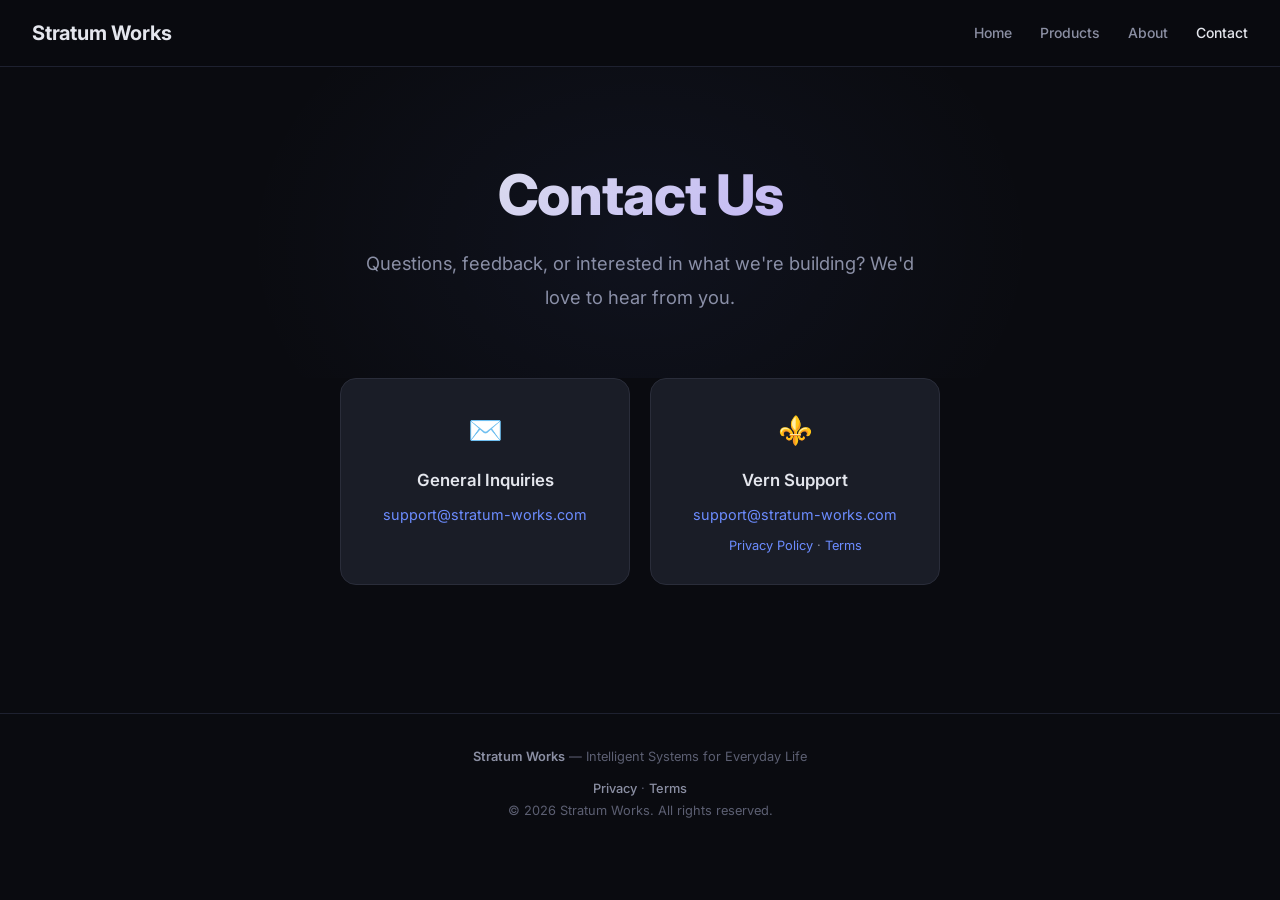
<file: contact.html>
<!DOCTYPE html>
<html lang="en">
<head>
    <meta charset="UTF-8">
    <meta name="viewport" content="width=device-width, initial-scale=1.0">
    <title>Contact — Stratum Works</title>
    <meta name="description" content="Contact Stratum Works for questions, support, or partnership inquiries.">
    <link rel="stylesheet" href="style.css">
</head>
<body>
    <header class="site-header">
        <a href="index.html" class="logo">Stratum Works</a>
        <nav>
            <a href="index.html">Home</a>
            <a href="products.html">Products</a>
            <a href="about.html">About</a>
            <a href="contact.html" class="active">Contact</a>
        </nav>
    </header>

    <section class="hero">
        <h1>Contact Us</h1>
        <p>Questions, feedback, or interested in what we're building? We'd love to hear from you.</p>
    </section>

    <div class="container">
        <div class="card-grid" style="max-width: 600px; margin: 0 auto 3rem;">
            <div class="card" style="text-align: center;">
                <div class="icon">✉️</div>
                <h3>General Inquiries</h3>
                <p><a href="mailto:support@stratum-works.com">support@stratum-works.com</a></p>
            </div>
            <div class="card" style="text-align: center;">
                <div class="icon">⚜️</div>
                <h3>Vern Support</h3>
                <p><a href="mailto:support@stratum-works.com">support@stratum-works.com</a></p>
                <p style="margin-top: 0.5rem; font-size: 0.8rem;"><a href="vern/privacy.html">Privacy Policy</a> · <a href="vern/terms.html">Terms</a></p>
            </div>
        </div>
    </div>

    <footer class="site-footer">
        <p><span class="brand">Stratum Works</span> — Intelligent Systems for Everyday Life</p>
        <p class="footer-links"><a href="vern/privacy.html">Privacy</a> · <a href="vern/terms.html">Terms</a></p>
        <p>&copy; 2026 Stratum Works. All rights reserved.</p>
    </footer>
</body>
</html>
</file>
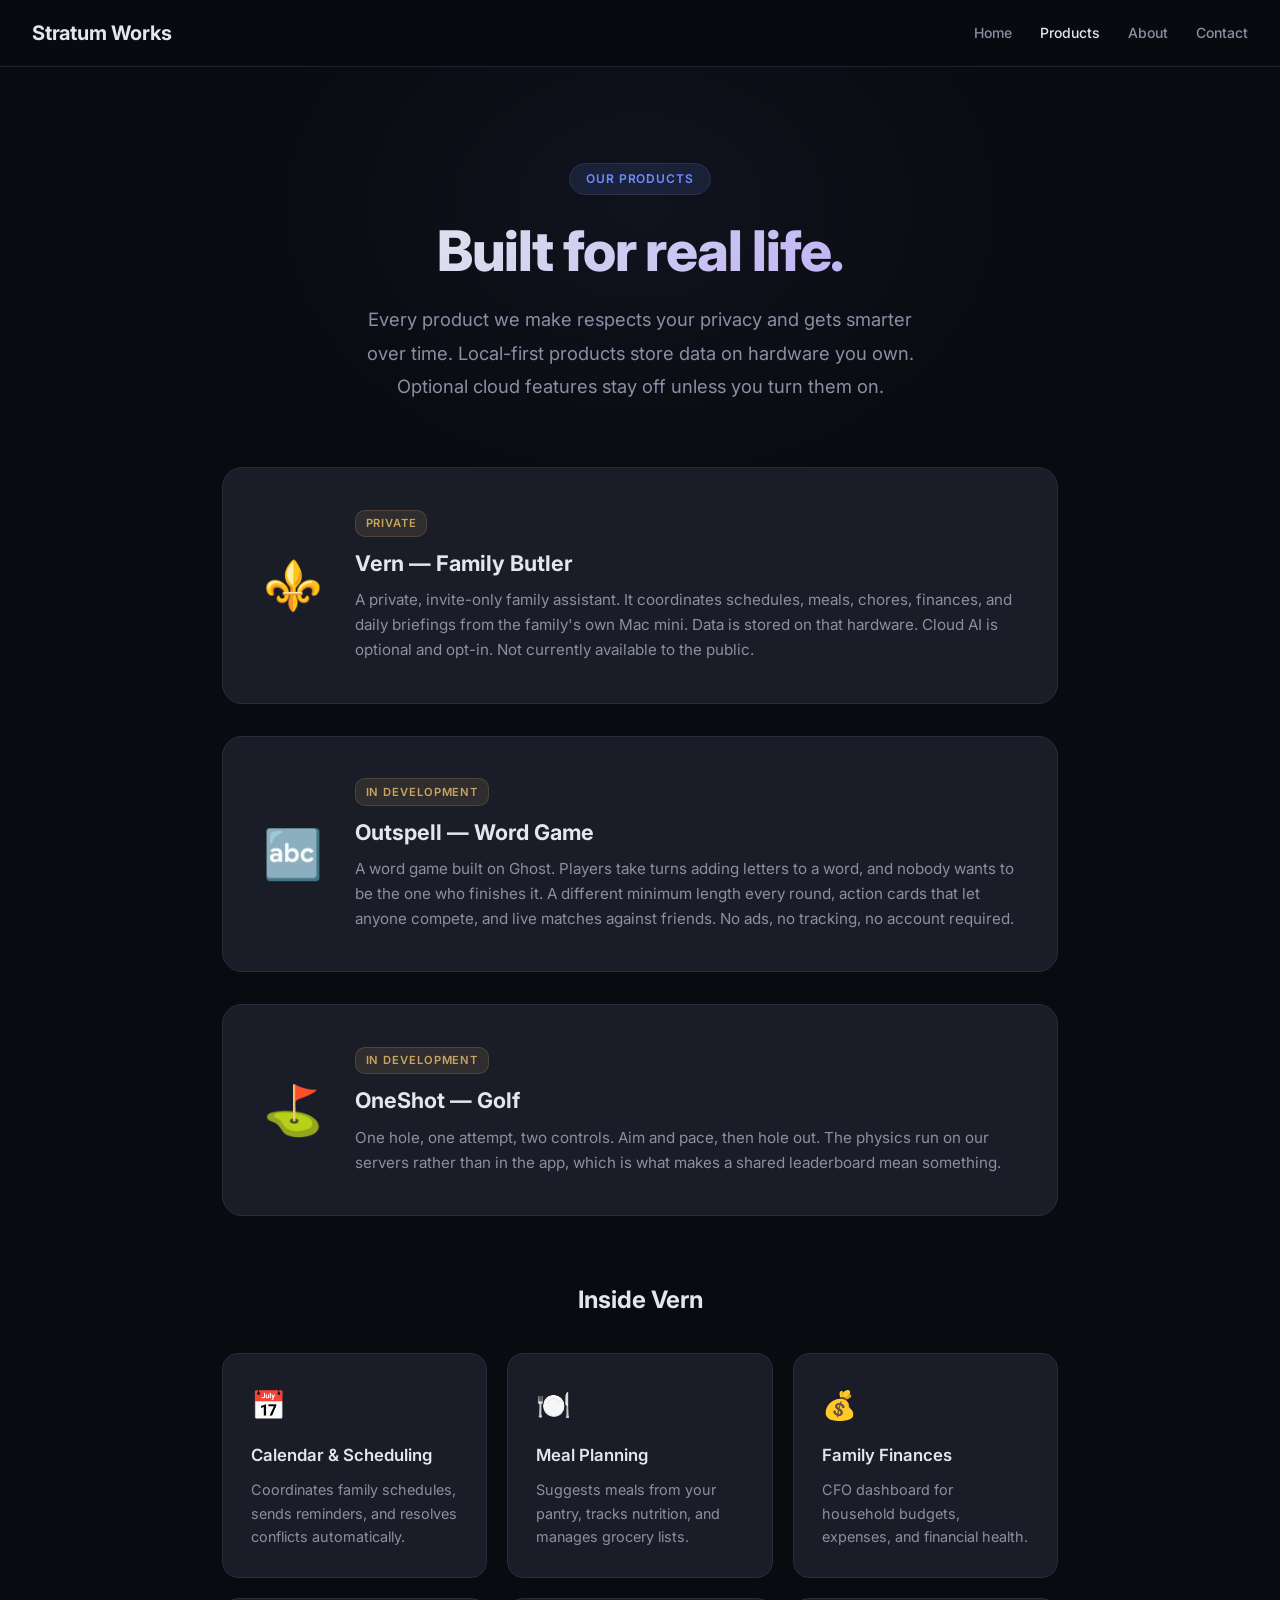
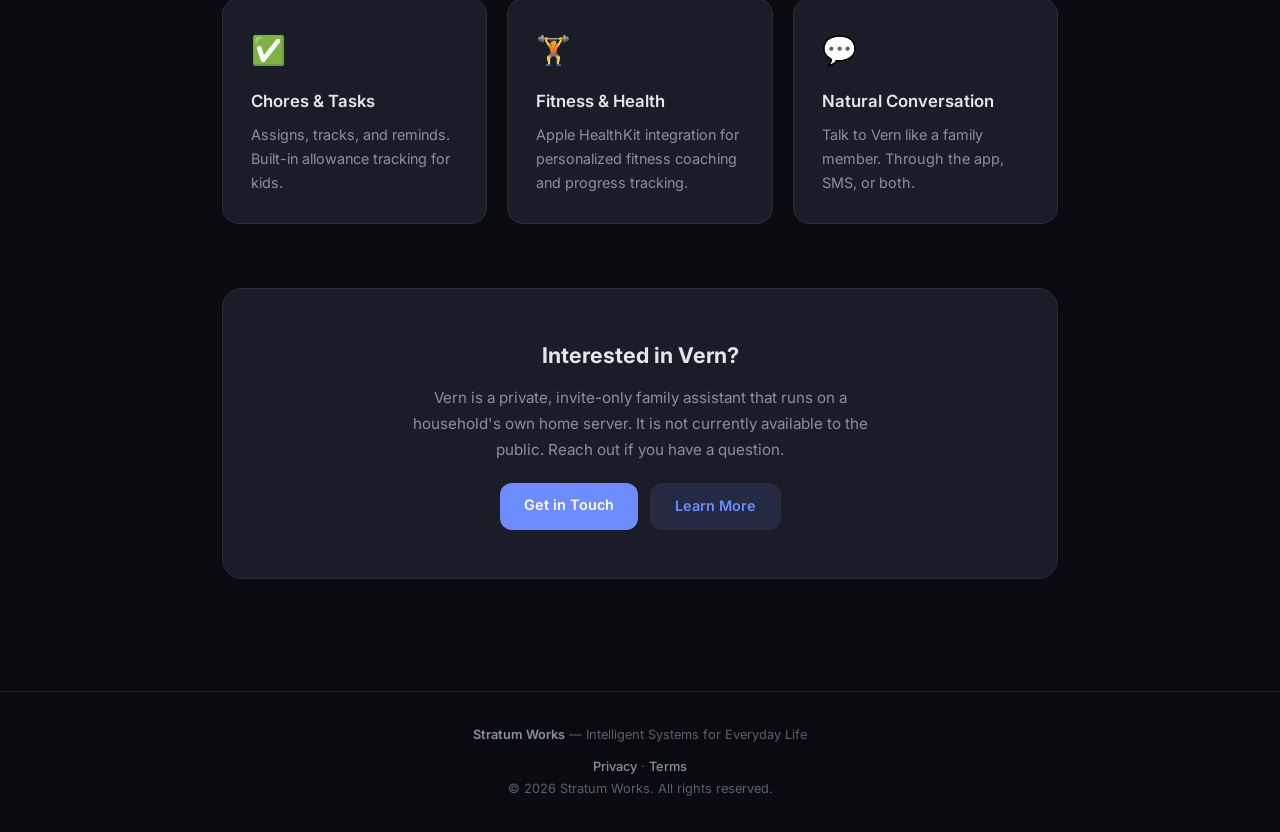
<file: products.html>
<!DOCTYPE html>
<html lang="en">
<head>
    <meta charset="UTF-8">
    <meta name="viewport" content="width=device-width, initial-scale=1.0">
    <title>Products — Stratum Works</title>
    <meta name="description" content="Products by Stratum Works. Vern is a private AI family assistant that runs on your own hardware.">
    <link rel="stylesheet" href="style.css">
</head>
<body>
    <header class="site-header">
        <a href="index.html" class="logo">Stratum Works</a>
        <nav>
            <a href="index.html">Home</a>
            <a href="products.html" class="active">Products</a>
            <a href="about.html">About</a>
            <a href="contact.html">Contact</a>
        </nav>
    </header>

    <section class="hero">
        <span class="hero-badge">Our Products</span>
        <h1>Built for real life.</h1>
        <p>Every product we make respects your privacy and gets smarter over time. Local-first products store data on hardware you own. Optional cloud features stay off unless you turn them on.</p>
    </section>

    <div class="container">
        <!-- Vern -->
        <a href="vern/index.html" class="product-card">
            <div class="product-icon">⚜️</div>
            <div>
                <span class="product-tag">Private</span>
                <h3>Vern — Family Butler</h3>
                <p>A private, invite-only family assistant. It coordinates schedules, meals, chores, finances, and daily briefings from the family's own Mac mini. Data is stored on that hardware. Cloud AI is optional and opt-in. Not currently available to the public.</p>
            </div>
        </a>

        <!-- Outspell -->
        <a href="outspell/index.html" class="product-card">
            <div class="product-icon">🔤</div>
            <div>
                <span class="product-tag">In Development</span>
                <h3>Outspell — Word Game</h3>
                <p>A word game built on Ghost. Players take turns adding letters to a word, and nobody wants to be the one who finishes it. A different minimum length every round, action cards that let anyone compete, and live matches against friends. No ads, no tracking, no account required.</p>
            </div>
        </a>

        <!-- OneShot -->
        <a href="oneshot/index.html" class="product-card">
            <div class="product-icon">⛳</div>
            <div>
                <span class="product-tag">In Development</span>
                <h3>OneShot — Golf</h3>
                <p>One hole, one attempt, two controls. Aim and pace, then hole out. The physics run on our servers rather than in the app, which is what makes a shared leaderboard mean something.</p>
            </div>
        </a>

        <h2 class="section-title" style="margin-top: 4rem;">Inside Vern</h2>
        <div class="card-grid">
            <div class="card">
                <div class="icon">📅</div>
                <h3>Calendar & Scheduling</h3>
                <p>Coordinates family schedules, sends reminders, and resolves conflicts automatically.</p>
            </div>
            <div class="card">
                <div class="icon">🍽️</div>
                <h3>Meal Planning</h3>
                <p>Suggests meals from your pantry, tracks nutrition, and manages grocery lists.</p>
            </div>
            <div class="card">
                <div class="icon">💰</div>
                <h3>Family Finances</h3>
                <p>CFO dashboard for household budgets, expenses, and financial health.</p>
            </div>
            <div class="card">
                <div class="icon">✅</div>
                <h3>Chores & Tasks</h3>
                <p>Assigns, tracks, and reminds. Built-in allowance tracking for kids.</p>
            </div>
            <div class="card">
                <div class="icon">🏋️</div>
                <h3>Fitness & Health</h3>
                <p>Apple HealthKit integration for personalized fitness coaching and progress tracking.</p>
            </div>
            <div class="card">
                <div class="icon">💬</div>
                <h3>Natural Conversation</h3>
                <p>Talk to Vern like a family member. Through the app, SMS, or both.</p>
            </div>
        </div>

        <div class="cta-box">
            <h2>Interested in Vern?</h2>
            <p>Vern is a private, invite-only family assistant that runs on a household's own home server. It is not currently available to the public. Reach out if you have a question.</p>
            <div class="cta-links">
                <a href="contact.html" class="btn btn-primary">Get in Touch</a>
                <a href="vern/index.html" class="btn btn-secondary">Learn More</a>
            </div>
        </div>
    </div>

    <footer class="site-footer">
        <p><span class="brand">Stratum Works</span> — Intelligent Systems for Everyday Life</p>
        <p class="footer-links"><a href="vern/privacy.html">Privacy</a> · <a href="vern/terms.html">Terms</a></p>
        <p>&copy; 2026 Stratum Works. All rights reserved.</p>
    </footer>
</body>
</html>
</file>
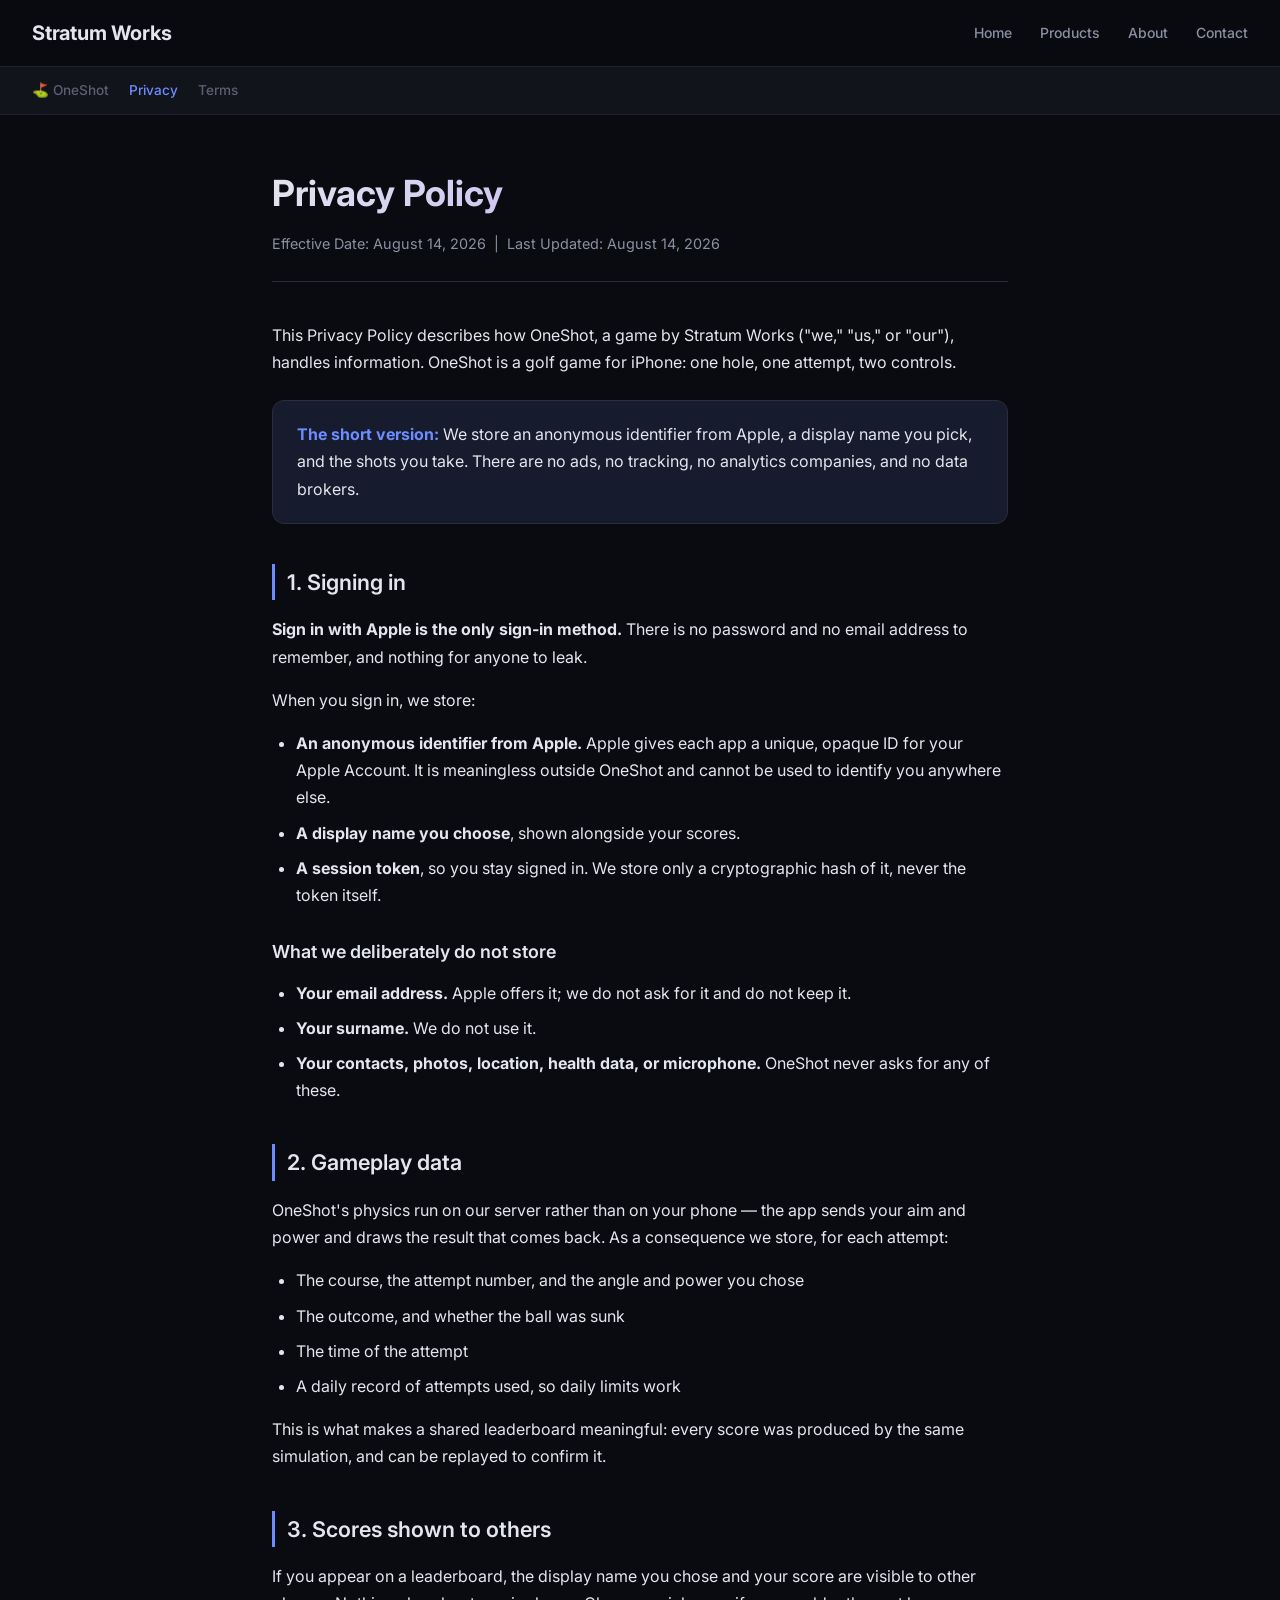
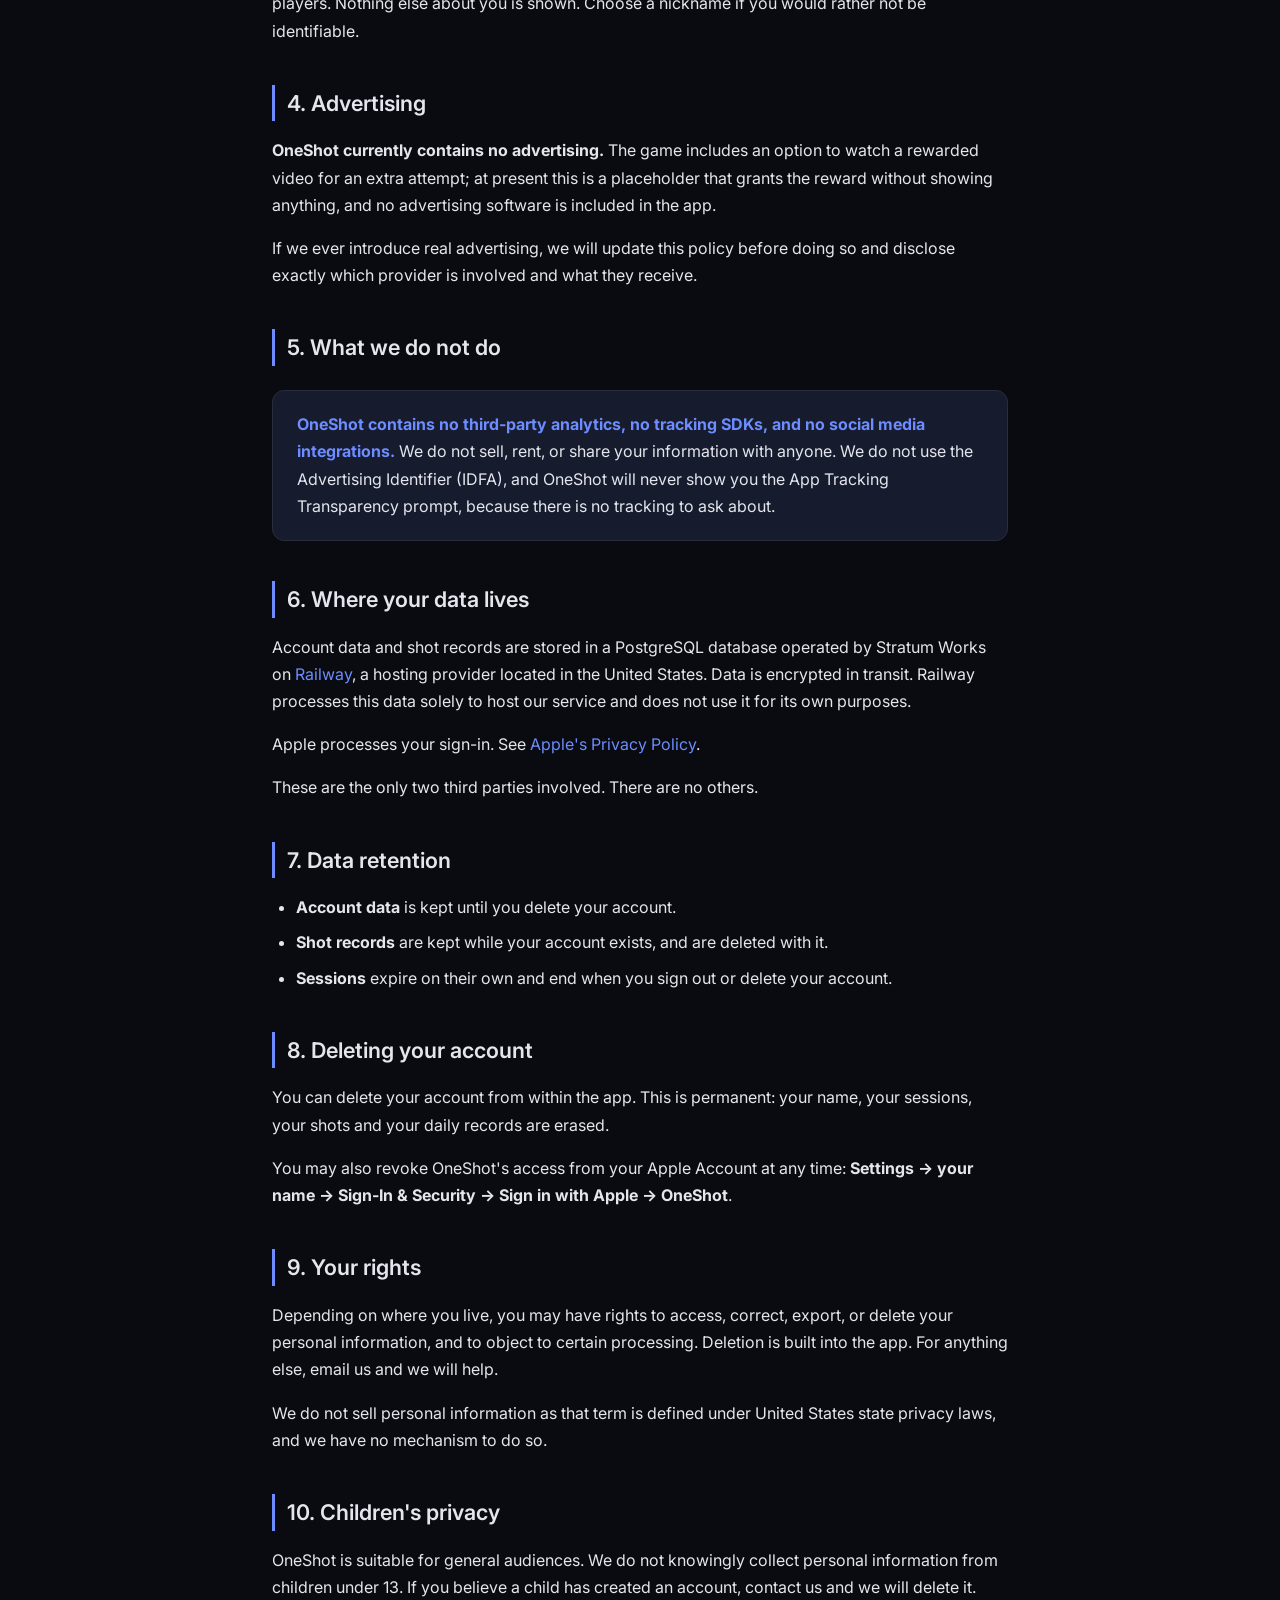
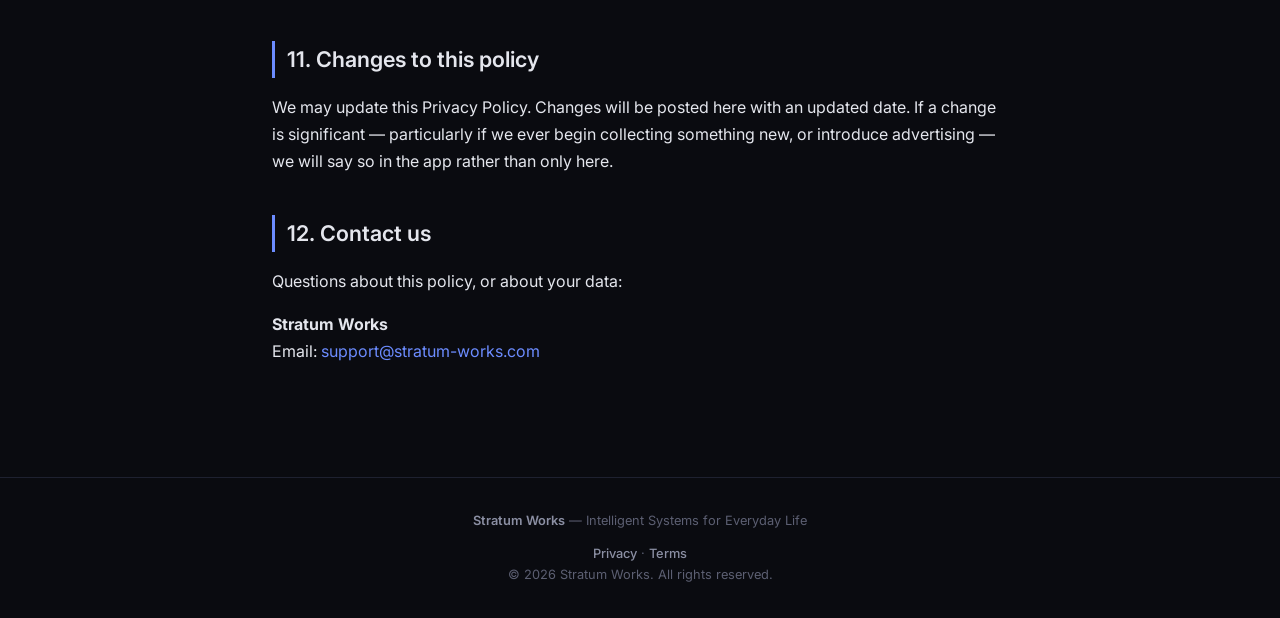
<file: oneshot/privacy.html>
<!DOCTYPE html>
<html lang="en">
<head>
    <meta charset="UTF-8">
    <meta name="viewport" content="width=device-width, initial-scale=1.0">
    <title>Privacy Policy — OneShot | Stratum Works</title>
    <meta name="description" content="Privacy Policy for OneShot, a golf game by Stratum Works. No tracking, no third-party analytics.">
    <link rel="stylesheet" href="../style.css">
</head>
<body>
    <header class="site-header">
        <a href="../index.html" class="logo">Stratum Works</a>
        <nav>
            <a href="../index.html">Home</a>
            <a href="../products.html">Products</a>
            <a href="../about.html">About</a>
            <a href="../contact.html">Contact</a>
        </nav>
    </header>
    <nav class="product-nav">
        <a href="index.html">⛳ OneShot</a>
        <a href="privacy.html" class="active">Privacy</a>
        <a href="terms.html">Terms</a>
    </nav>

    <div class="container-narrow legal">
        <h1>Privacy Policy</h1>
        <p class="effective-date">Effective Date: August 14, 2026 &nbsp;|&nbsp; Last Updated: August 14, 2026</p>

        <p>This Privacy Policy describes how OneShot, a game by Stratum Works ("we," "us," or "our"), handles information. OneShot is a golf game for iPhone: one hole, one attempt, two controls.</p>

        <div class="highlight-box">
            <strong>The short version:</strong> We store an anonymous identifier from Apple, a display name you pick, and the shots you take. There are no ads, no tracking, no analytics companies, and no data brokers.
        </div>

        <h2>1. Signing in</h2>
        <p><strong>Sign in with Apple is the only sign-in method.</strong> There is no password and no email address to remember, and nothing for anyone to leak.</p>
        <p>When you sign in, we store:</p>
        <ul>
            <li><strong>An anonymous identifier from Apple.</strong> Apple gives each app a unique, opaque ID for your Apple Account. It is meaningless outside OneShot and cannot be used to identify you anywhere else.</li>
            <li><strong>A display name you choose</strong>, shown alongside your scores.</li>
            <li><strong>A session token</strong>, so you stay signed in. We store only a cryptographic hash of it, never the token itself.</li>
        </ul>

        <h3>What we deliberately do not store</h3>
        <ul>
            <li><strong>Your email address.</strong> Apple offers it; we do not ask for it and do not keep it.</li>
            <li><strong>Your surname.</strong> We do not use it.</li>
            <li><strong>Your contacts, photos, location, health data, or microphone.</strong> OneShot never asks for any of these.</li>
        </ul>

        <h2>2. Gameplay data</h2>
        <p>OneShot's physics run on our server rather than on your phone — the app sends your aim and power and draws the result that comes back. As a consequence we store, for each attempt:</p>
        <ul>
            <li>The course, the attempt number, and the angle and power you chose</li>
            <li>The outcome, and whether the ball was sunk</li>
            <li>The time of the attempt</li>
            <li>A daily record of attempts used, so daily limits work</li>
        </ul>
        <p>This is what makes a shared leaderboard meaningful: every score was produced by the same simulation, and can be replayed to confirm it.</p>

        <h2>3. Scores shown to others</h2>
        <p>If you appear on a leaderboard, the display name you chose and your score are visible to other players. Nothing else about you is shown. Choose a nickname if you would rather not be identifiable.</p>

        <h2>4. Advertising</h2>
        <p><strong>OneShot currently contains no advertising.</strong> The game includes an option to watch a rewarded video for an extra attempt; at present this is a placeholder that grants the reward without showing anything, and no advertising software is included in the app.</p>
        <p>If we ever introduce real advertising, we will update this policy before doing so and disclose exactly which provider is involved and what they receive.</p>

        <h2>5. What we do not do</h2>
        <div class="highlight-box">
            <strong>OneShot contains no third-party analytics, no tracking SDKs, and no social media integrations.</strong> We do not sell, rent, or share your information with anyone. We do not use the Advertising Identifier (IDFA), and OneShot will never show you the App Tracking Transparency prompt, because there is no tracking to ask about.
        </div>

        <h2>6. Where your data lives</h2>
        <p>Account data and shot records are stored in a PostgreSQL database operated by Stratum Works on <a href="https://railway.com/legal/privacy" target="_blank" rel="noopener">Railway</a>, a hosting provider located in the United States. Data is encrypted in transit. Railway processes this data solely to host our service and does not use it for its own purposes.</p>
        <p>Apple processes your sign-in. See <a href="https://www.apple.com/legal/privacy/" target="_blank" rel="noopener">Apple's Privacy Policy</a>.</p>
        <p>These are the only two third parties involved. There are no others.</p>

        <h2>7. Data retention</h2>
        <ul>
            <li><strong>Account data</strong> is kept until you delete your account.</li>
            <li><strong>Shot records</strong> are kept while your account exists, and are deleted with it.</li>
            <li><strong>Sessions</strong> expire on their own and end when you sign out or delete your account.</li>
        </ul>

        <h2>8. Deleting your account</h2>
        <p>You can delete your account from within the app. This is permanent: your name, your sessions, your shots and your daily records are erased.</p>
        <p>You may also revoke OneShot's access from your Apple Account at any time: <strong>Settings → your name → Sign-In &amp; Security → Sign in with Apple → OneShot</strong>.</p>

        <h2>9. Your rights</h2>
        <p>Depending on where you live, you may have rights to access, correct, export, or delete your personal information, and to object to certain processing. Deletion is built into the app. For anything else, email us and we will help.</p>
        <p>We do not sell personal information as that term is defined under United States state privacy laws, and we have no mechanism to do so.</p>

        <h2>10. Children's privacy</h2>
        <p>OneShot is suitable for general audiences. We do not knowingly collect personal information from children under 13. If you believe a child has created an account, contact us and we will delete it.</p>

        <h2>11. Changes to this policy</h2>
        <p>We may update this Privacy Policy. Changes will be posted here with an updated date. If a change is significant — particularly if we ever begin collecting something new, or introduce advertising — we will say so in the app rather than only here.</p>

        <h2>12. Contact us</h2>
        <p>Questions about this policy, or about your data:</p>
        <p>
            <strong>Stratum Works</strong><br>
            Email: <a href="mailto:support@stratum-works.com">support@stratum-works.com</a>
        </p>
    </div>

    <footer class="site-footer">
        <p><span class="brand">Stratum Works</span> — Intelligent Systems for Everyday Life</p>
        <p class="footer-links"><a href="../vern/privacy.html">Privacy</a> · <a href="../vern/terms.html">Terms</a></p>
        <p>&copy; 2026 Stratum Works. All rights reserved.</p>
    </footer>
</body>
</html>
</file>
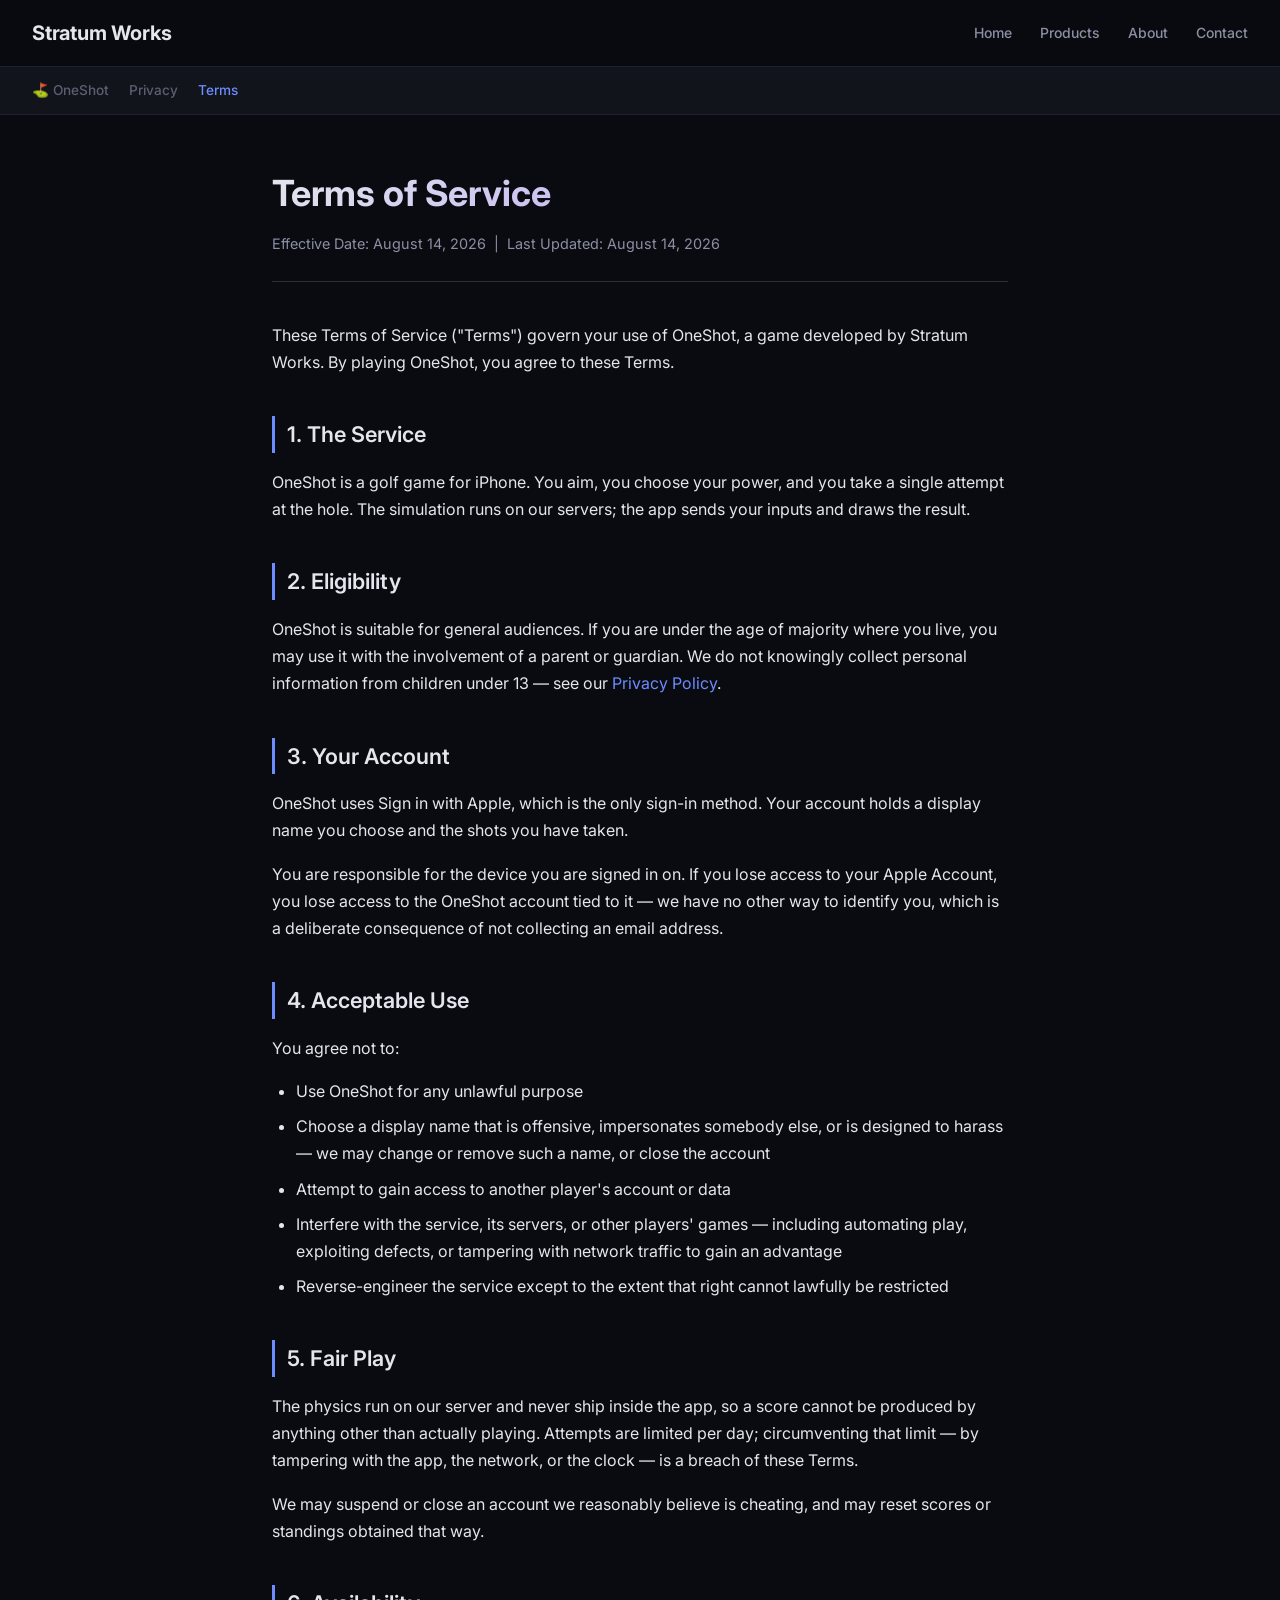
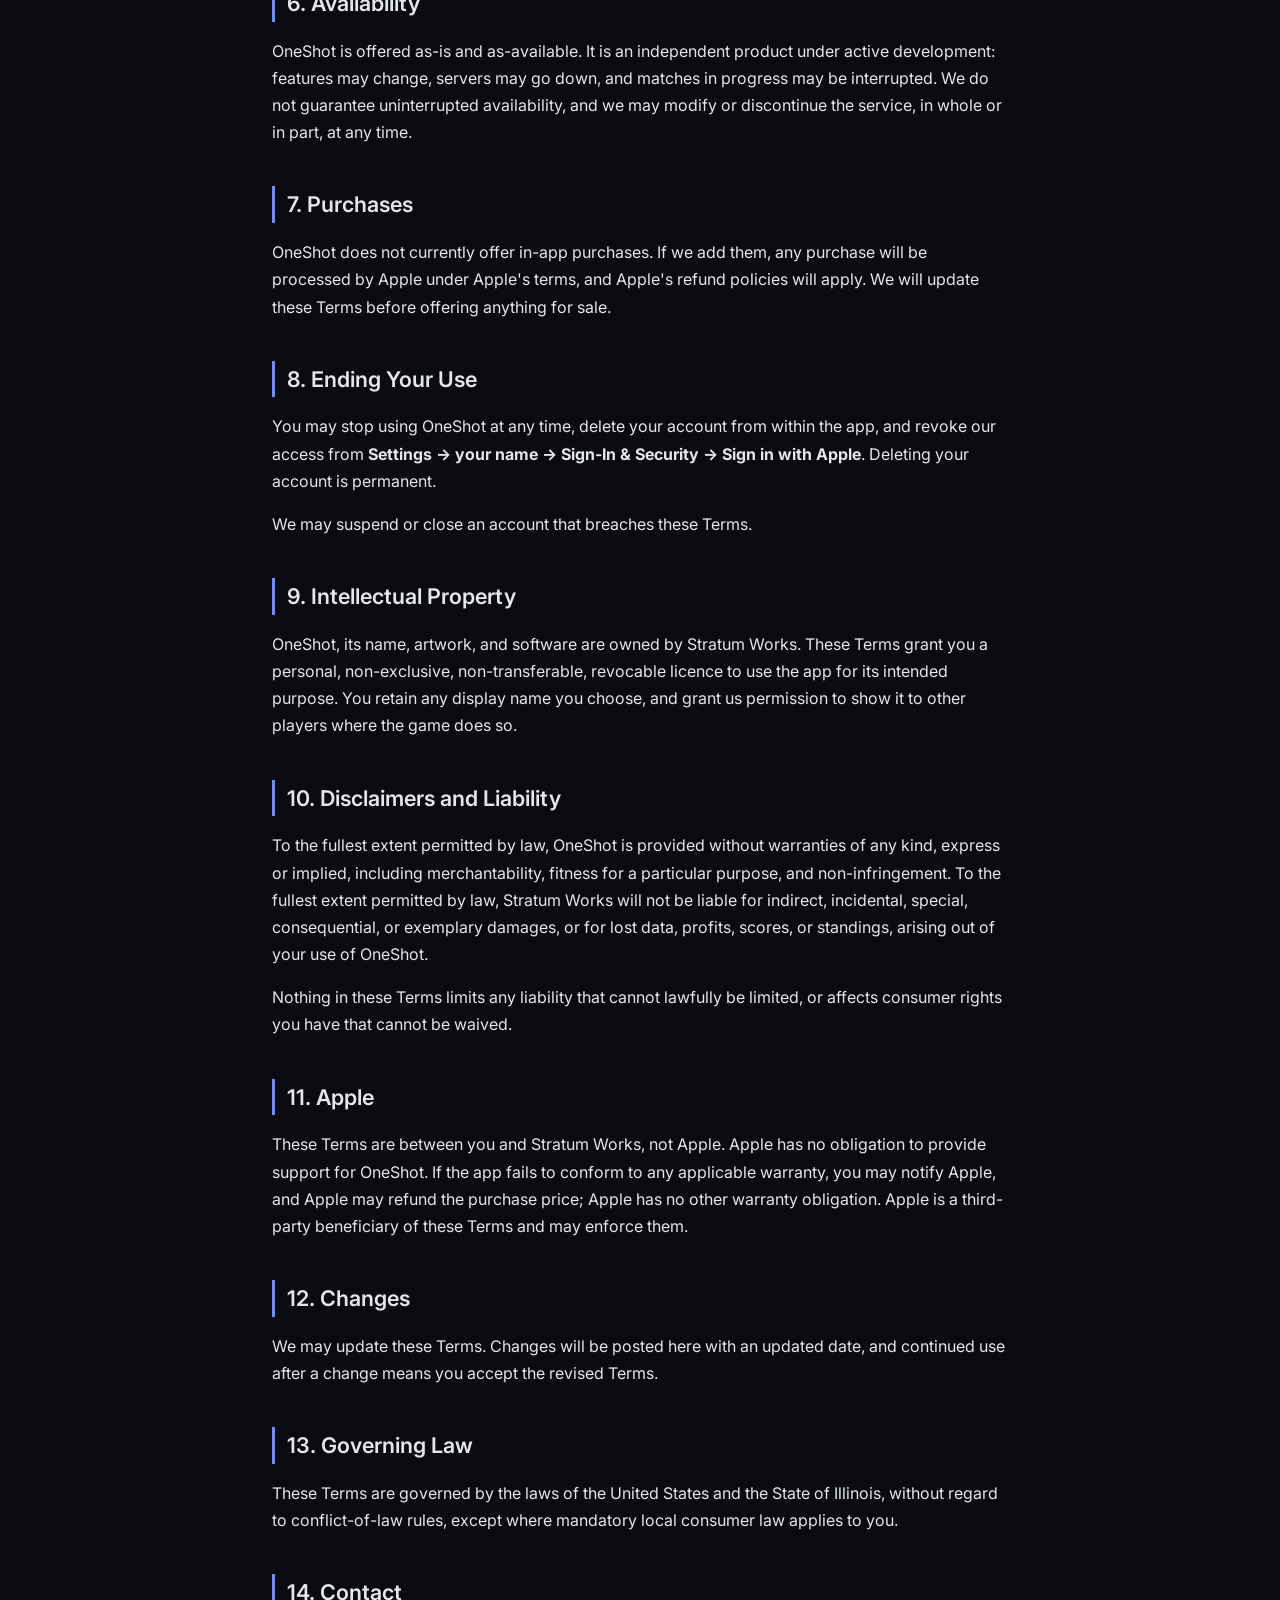
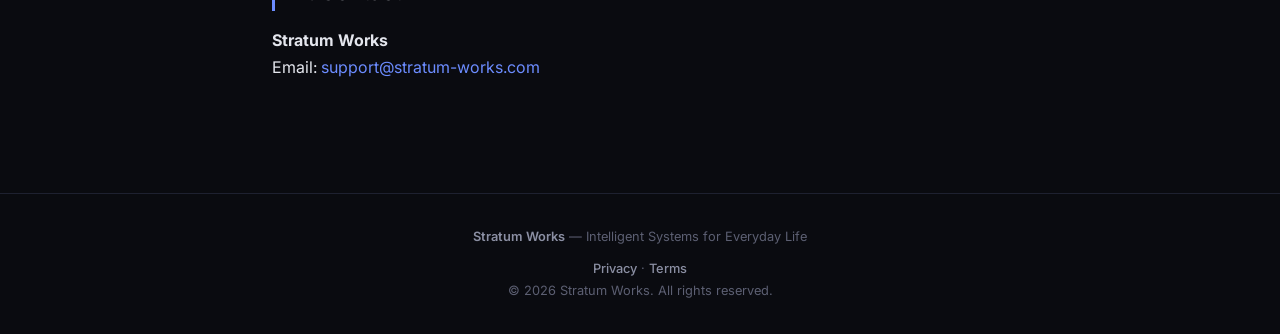
<file: oneshot/terms.html>
<!DOCTYPE html>
<html lang="en">
<head>
    <meta charset="UTF-8">
    <meta name="viewport" content="width=device-width, initial-scale=1.0">
    <title>Terms of Service — OneShot | Stratum Works</title>
    <meta name="description" content="Terms of Service for OneShot by Stratum Works.">
    <link rel="stylesheet" href="../style.css">
</head>
<body>
    <header class="site-header">
        <a href="../index.html" class="logo">Stratum Works</a>
        <nav>
            <a href="../index.html">Home</a>
            <a href="../products.html">Products</a>
            <a href="../about.html">About</a>
            <a href="../contact.html">Contact</a>
        </nav>
    </header>
    <nav class="product-nav">
        <a href="index.html">⛳ OneShot</a>
        <a href="privacy.html">Privacy</a>
        <a href="terms.html" class="active">Terms</a>
    </nav>

    <div class="container-narrow legal">
        <h1>Terms of Service</h1>
        <p class="effective-date">Effective Date: August 14, 2026 &nbsp;|&nbsp; Last Updated: August 14, 2026</p>

        <p>These Terms of Service ("Terms") govern your use of OneShot, a game developed by Stratum Works. By playing OneShot, you agree to these Terms.</p>

        <h2>1. The Service</h2>
        <p>OneShot is a golf game for iPhone. You aim, you choose your power, and you take a single attempt at the hole. The simulation runs on our servers; the app sends your inputs and draws the result.</p>

        <h2>2. Eligibility</h2>
        <p>OneShot is suitable for general audiences. If you are under the age of majority where you live, you may use it with the involvement of a parent or guardian. We do not knowingly collect personal information from children under 13 — see our <a href="privacy.html">Privacy Policy</a>.</p>

        <h2>3. Your Account</h2>
        <p>OneShot uses Sign in with Apple, which is the only sign-in method. Your account holds a display name you choose and the shots you have taken.</p>
        <p>You are responsible for the device you are signed in on. If you lose access to your Apple Account, you lose access to the OneShot account tied to it — we have no other way to identify you, which is a deliberate consequence of not collecting an email address.</p>

        <h2>4. Acceptable Use</h2>
        <p>You agree not to:</p>
        <ul>
            <li>Use OneShot for any unlawful purpose</li>
            <li>Choose a display name that is offensive, impersonates somebody else, or is designed to harass — we may change or remove such a name, or close the account</li>
            <li>Attempt to gain access to another player's account or data</li>
            <li>Interfere with the service, its servers, or other players' games — including automating play, exploiting defects, or tampering with network traffic to gain an advantage</li>
            <li>Reverse-engineer the service except to the extent that right cannot lawfully be restricted</li>
        </ul>

        <h2>5. Fair Play</h2>
        <p>The physics run on our server and never ship inside the app, so a score cannot be produced by anything other than actually playing. Attempts are limited per day; circumventing that limit — by tampering with the app, the network, or the clock — is a breach of these Terms.</p>
        <p>We may suspend or close an account we reasonably believe is cheating, and may reset scores or standings obtained that way.</p>

        <h2>6. Availability</h2>
        <p>OneShot is offered as-is and as-available. It is an independent product under active development: features may change, servers may go down, and matches in progress may be interrupted. We do not guarantee uninterrupted availability, and we may modify or discontinue the service, in whole or in part, at any time.</p>

        <h2>7. Purchases</h2>
        <p>OneShot does not currently offer in-app purchases. If we add them, any purchase will be processed by Apple under Apple's terms, and Apple's refund policies will apply. We will update these Terms before offering anything for sale.</p>

        <h2>8. Ending Your Use</h2>
        <p>You may stop using OneShot at any time, delete your account from within the app, and revoke our access from <strong>Settings → your name → Sign-In &amp; Security → Sign in with Apple</strong>. Deleting your account is permanent.</p>
        <p>We may suspend or close an account that breaches these Terms.</p>

        <h2>9. Intellectual Property</h2>
        <p>OneShot, its name, artwork, and software are owned by Stratum Works. These Terms grant you a personal, non-exclusive, non-transferable, revocable licence to use the app for its intended purpose. You retain any display name you choose, and grant us permission to show it to other players where the game does so.</p>

        <h2>10. Disclaimers and Liability</h2>
        <p>To the fullest extent permitted by law, OneShot is provided without warranties of any kind, express or implied, including merchantability, fitness for a particular purpose, and non-infringement. To the fullest extent permitted by law, Stratum Works will not be liable for indirect, incidental, special, consequential, or exemplary damages, or for lost data, profits, scores, or standings, arising out of your use of OneShot.</p>
        <p>Nothing in these Terms limits any liability that cannot lawfully be limited, or affects consumer rights you have that cannot be waived.</p>

        <h2>11. Apple</h2>
        <p>These Terms are between you and Stratum Works, not Apple. Apple has no obligation to provide support for OneShot. If the app fails to conform to any applicable warranty, you may notify Apple, and Apple may refund the purchase price; Apple has no other warranty obligation. Apple is a third-party beneficiary of these Terms and may enforce them.</p>

        <h2>12. Changes</h2>
        <p>We may update these Terms. Changes will be posted here with an updated date, and continued use after a change means you accept the revised Terms.</p>

        <h2>13. Governing Law</h2>
        <p>These Terms are governed by the laws of the United States and the State of Illinois, without regard to conflict-of-law rules, except where mandatory local consumer law applies to you.</p>

        <h2>14. Contact</h2>
        <p>
            <strong>Stratum Works</strong><br>
            Email: <a href="mailto:support@stratum-works.com">support@stratum-works.com</a>
        </p>
    </div>

    <footer class="site-footer">
        <p><span class="brand">Stratum Works</span> — Intelligent Systems for Everyday Life</p>
        <p class="footer-links"><a href="../vern/privacy.html">Privacy</a> · <a href="../vern/terms.html">Terms</a></p>
        <p>&copy; 2026 Stratum Works. All rights reserved.</p>
    </footer>
</body>
</html>
</file>
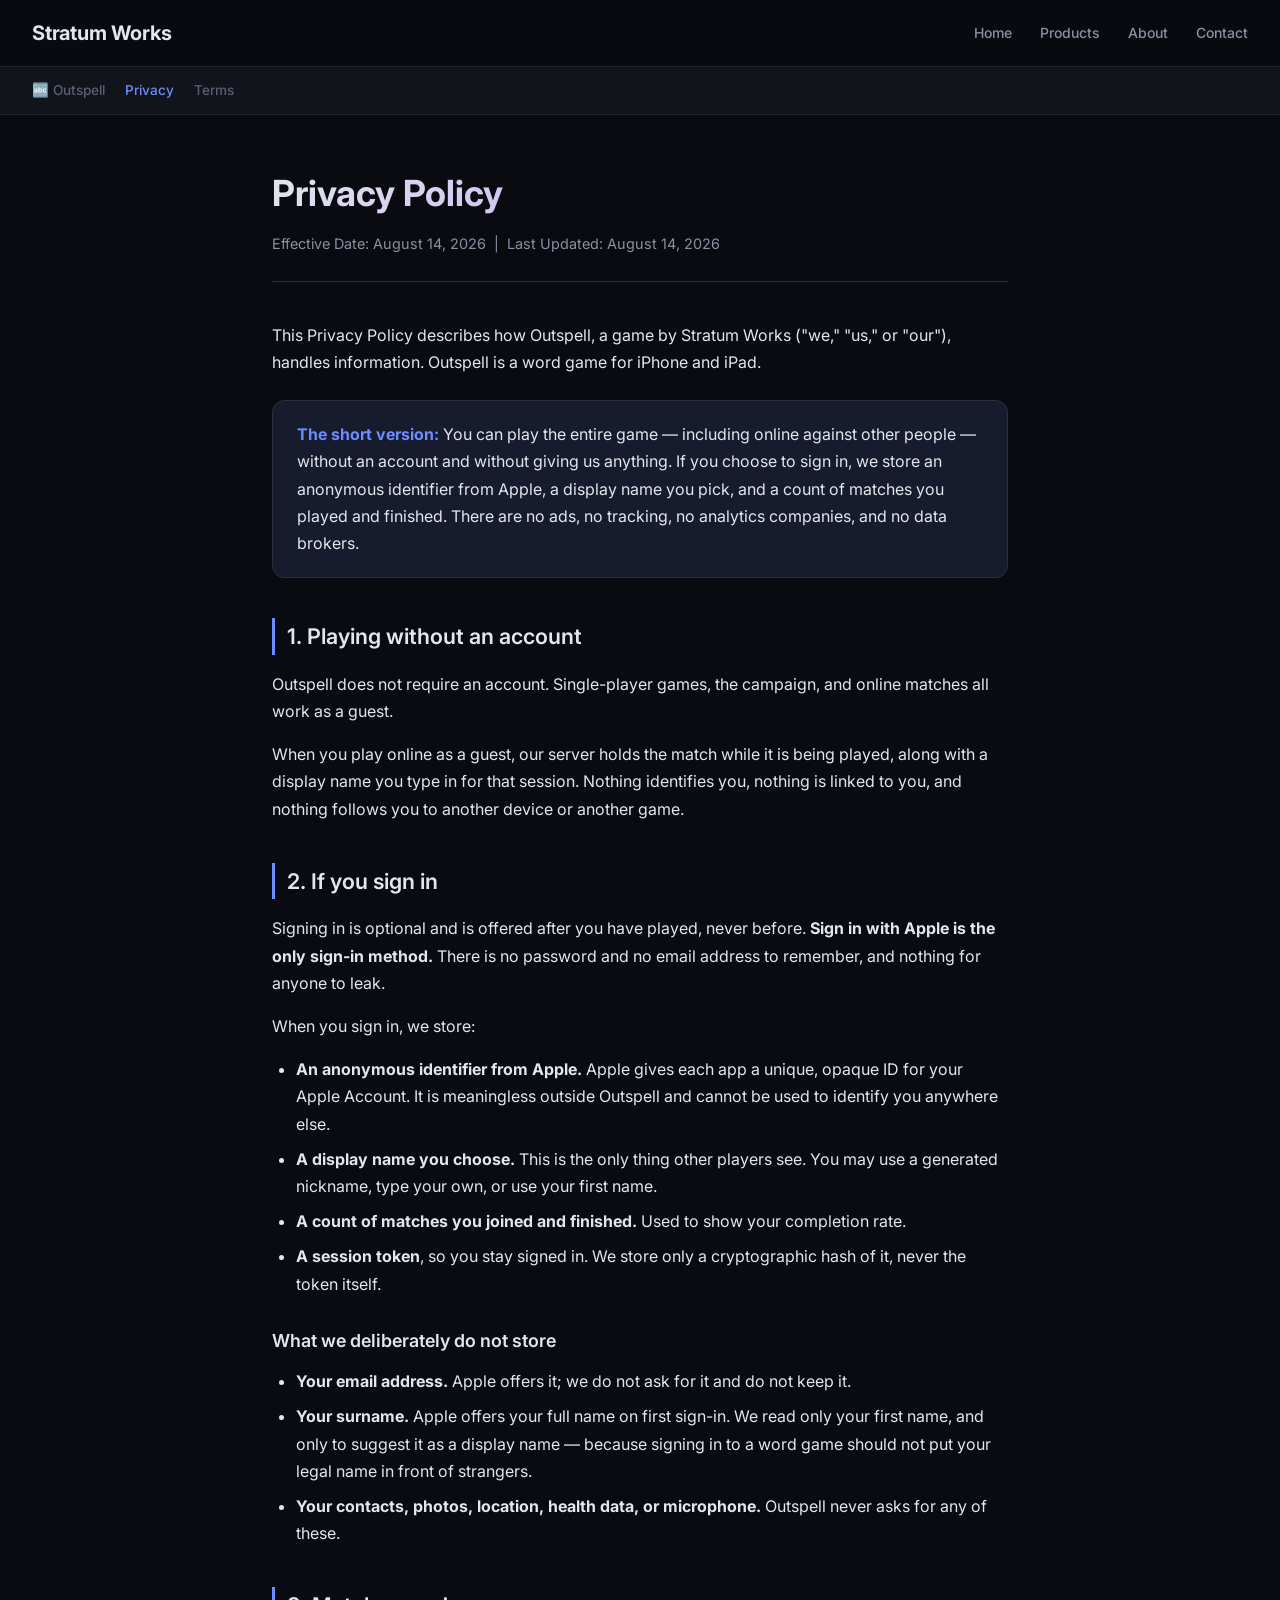
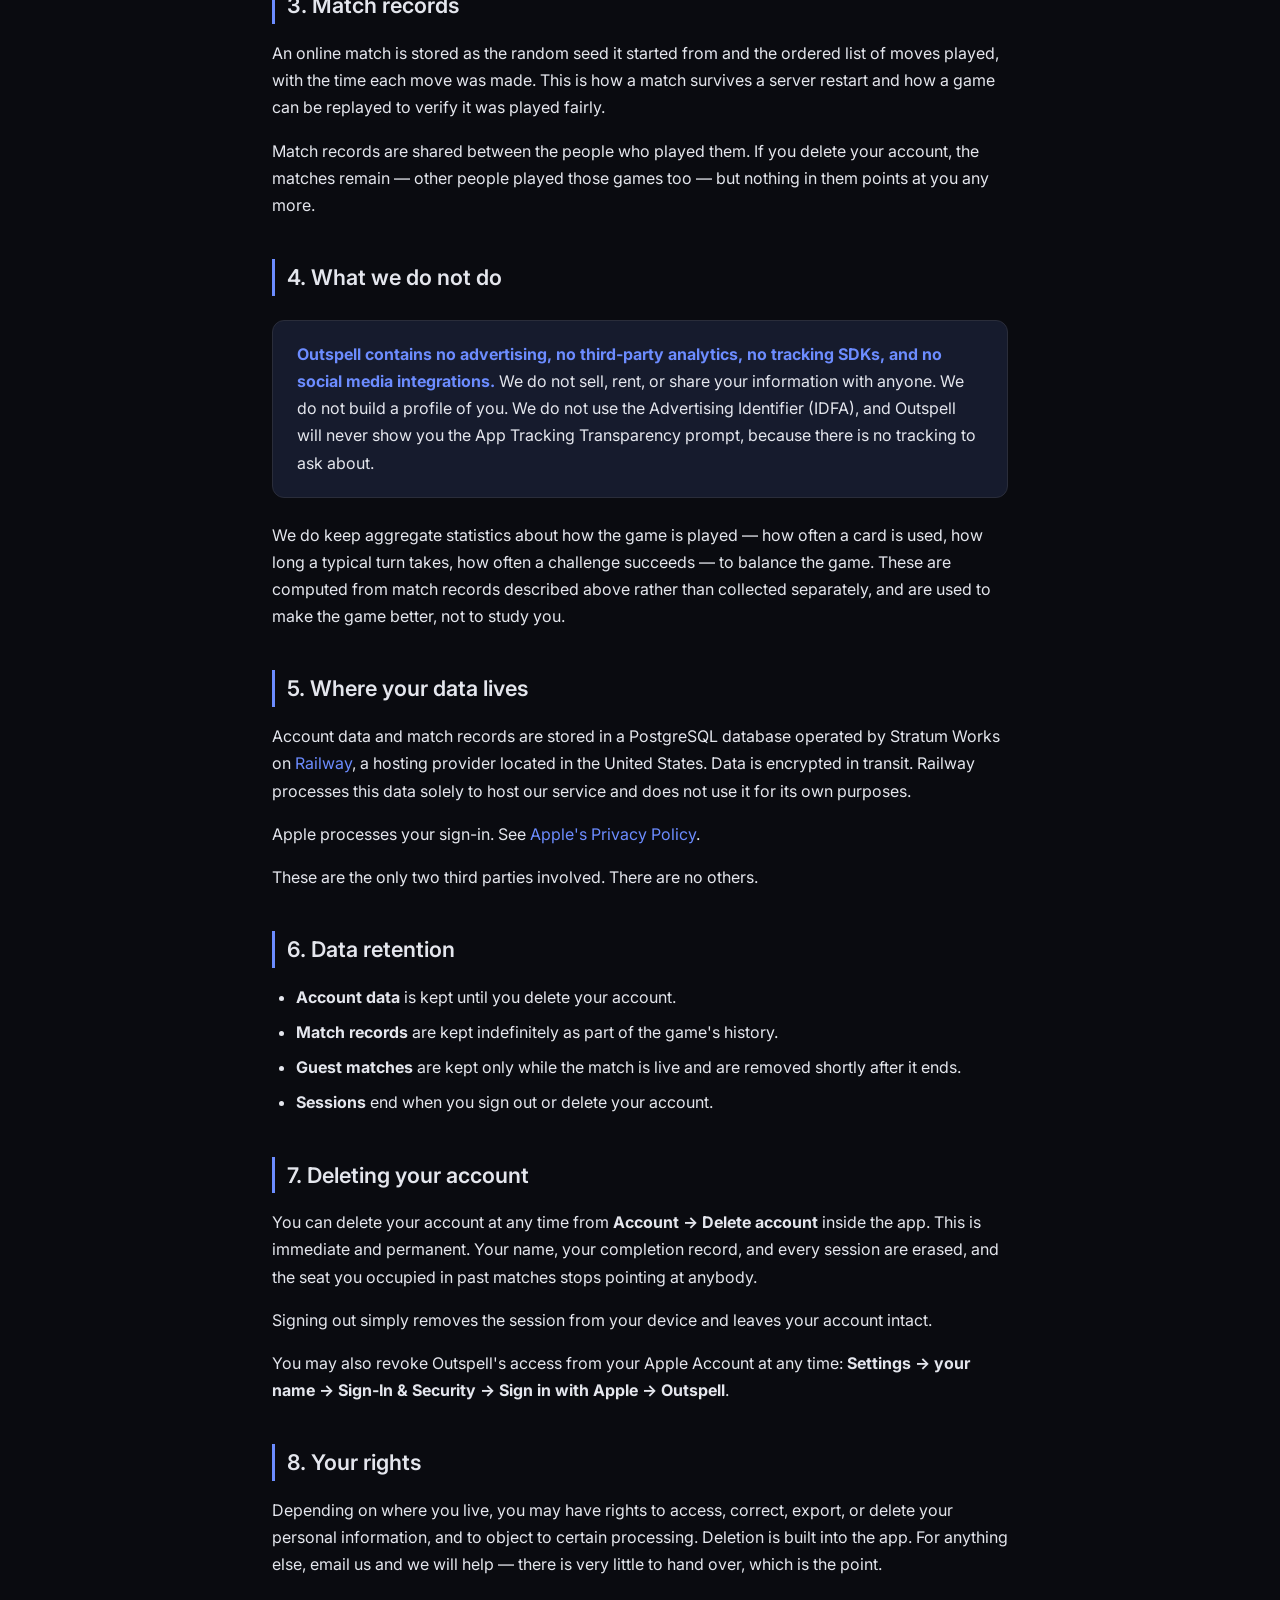
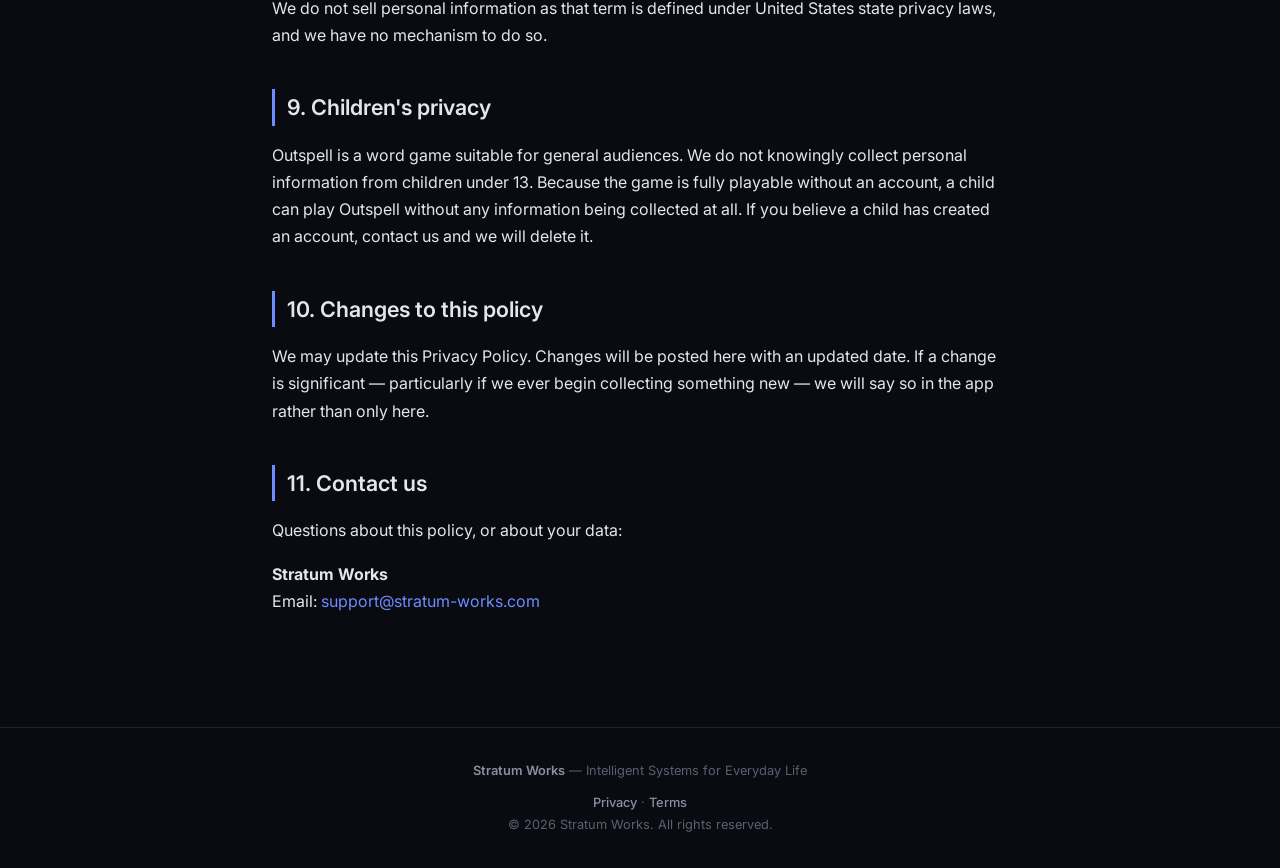
<file: outspell/privacy.html>
<!DOCTYPE html>
<html lang="en">
<head>
    <meta charset="UTF-8">
    <meta name="viewport" content="width=device-width, initial-scale=1.0">
    <title>Privacy Policy — Outspell | Stratum Works</title>
    <meta name="description" content="Privacy Policy for Outspell, a word game by Stratum Works. No ads, no tracking, no third-party analytics.">
    <link rel="stylesheet" href="../style.css">
</head>
<body>
    <header class="site-header">
        <a href="../index.html" class="logo">Stratum Works</a>
        <nav>
            <a href="../index.html">Home</a>
            <a href="../products.html">Products</a>
            <a href="../about.html">About</a>
            <a href="../contact.html">Contact</a>
        </nav>
    </header>
    <nav class="product-nav">
        <a href="index.html">🔤 Outspell</a>
        <a href="privacy.html" class="active">Privacy</a>
        <a href="terms.html">Terms</a>
    </nav>

    <div class="container-narrow legal">
        <h1>Privacy Policy</h1>
        <p class="effective-date">Effective Date: August 14, 2026 &nbsp;|&nbsp; Last Updated: August 14, 2026</p>

        <p>This Privacy Policy describes how Outspell, a game by Stratum Works ("we," "us," or "our"), handles information. Outspell is a word game for iPhone and iPad.</p>

        <div class="highlight-box">
            <strong>The short version:</strong> You can play the entire game — including online against other people — without an account and without giving us anything. If you choose to sign in, we store an anonymous identifier from Apple, a display name you pick, and a count of matches you played and finished. There are no ads, no tracking, no analytics companies, and no data brokers.
        </div>

        <h2>1. Playing without an account</h2>
        <p>Outspell does not require an account. Single-player games, the campaign, and online matches all work as a guest.</p>
        <p>When you play online as a guest, our server holds the match while it is being played, along with a display name you type in for that session. Nothing identifies you, nothing is linked to you, and nothing follows you to another device or another game.</p>

        <h2>2. If you sign in</h2>
        <p>Signing in is optional and is offered after you have played, never before. <strong>Sign in with Apple is the only sign-in method.</strong> There is no password and no email address to remember, and nothing for anyone to leak.</p>
        <p>When you sign in, we store:</p>
        <ul>
            <li><strong>An anonymous identifier from Apple.</strong> Apple gives each app a unique, opaque ID for your Apple Account. It is meaningless outside Outspell and cannot be used to identify you anywhere else.</li>
            <li><strong>A display name you choose.</strong> This is the only thing other players see. You may use a generated nickname, type your own, or use your first name.</li>
            <li><strong>A count of matches you joined and finished.</strong> Used to show your completion rate.</li>
            <li><strong>A session token</strong>, so you stay signed in. We store only a cryptographic hash of it, never the token itself.</li>
        </ul>

        <h3>What we deliberately do not store</h3>
        <ul>
            <li><strong>Your email address.</strong> Apple offers it; we do not ask for it and do not keep it.</li>
            <li><strong>Your surname.</strong> Apple offers your full name on first sign-in. We read only your first name, and only to suggest it as a display name — because signing in to a word game should not put your legal name in front of strangers.</li>
            <li><strong>Your contacts, photos, location, health data, or microphone.</strong> Outspell never asks for any of these.</li>
        </ul>

        <h2>3. Match records</h2>
        <p>An online match is stored as the random seed it started from and the ordered list of moves played, with the time each move was made. This is how a match survives a server restart and how a game can be replayed to verify it was played fairly.</p>
        <p>Match records are shared between the people who played them. If you delete your account, the matches remain — other people played those games too — but nothing in them points at you any more.</p>

        <h2>4. What we do not do</h2>
        <div class="highlight-box">
            <strong>Outspell contains no advertising, no third-party analytics, no tracking SDKs, and no social media integrations.</strong> We do not sell, rent, or share your information with anyone. We do not build a profile of you. We do not use the Advertising Identifier (IDFA), and Outspell will never show you the App Tracking Transparency prompt, because there is no tracking to ask about.
        </div>
        <p>We do keep aggregate statistics about how the game is played — how often a card is used, how long a typical turn takes, how often a challenge succeeds — to balance the game. These are computed from match records described above rather than collected separately, and are used to make the game better, not to study you.</p>

        <h2>5. Where your data lives</h2>
        <p>Account data and match records are stored in a PostgreSQL database operated by Stratum Works on <a href="https://railway.com/legal/privacy" target="_blank" rel="noopener">Railway</a>, a hosting provider located in the United States. Data is encrypted in transit. Railway processes this data solely to host our service and does not use it for its own purposes.</p>
        <p>Apple processes your sign-in. See <a href="https://www.apple.com/legal/privacy/" target="_blank" rel="noopener">Apple's Privacy Policy</a>.</p>
        <p>These are the only two third parties involved. There are no others.</p>

        <h2>6. Data retention</h2>
        <ul>
            <li><strong>Account data</strong> is kept until you delete your account.</li>
            <li><strong>Match records</strong> are kept indefinitely as part of the game's history.</li>
            <li><strong>Guest matches</strong> are kept only while the match is live and are removed shortly after it ends.</li>
            <li><strong>Sessions</strong> end when you sign out or delete your account.</li>
        </ul>

        <h2>7. Deleting your account</h2>
        <p>You can delete your account at any time from <strong>Account → Delete account</strong> inside the app. This is immediate and permanent. Your name, your completion record, and every session are erased, and the seat you occupied in past matches stops pointing at anybody.</p>
        <p>Signing out simply removes the session from your device and leaves your account intact.</p>
        <p>You may also revoke Outspell's access from your Apple Account at any time: <strong>Settings → your name → Sign-In &amp; Security → Sign in with Apple → Outspell</strong>.</p>

        <h2>8. Your rights</h2>
        <p>Depending on where you live, you may have rights to access, correct, export, or delete your personal information, and to object to certain processing. Deletion is built into the app. For anything else, email us and we will help — there is very little to hand over, which is the point.</p>
        <p>We do not sell personal information as that term is defined under United States state privacy laws, and we have no mechanism to do so.</p>

        <h2>9. Children's privacy</h2>
        <p>Outspell is a word game suitable for general audiences. We do not knowingly collect personal information from children under 13. Because the game is fully playable without an account, a child can play Outspell without any information being collected at all. If you believe a child has created an account, contact us and we will delete it.</p>

        <h2>10. Changes to this policy</h2>
        <p>We may update this Privacy Policy. Changes will be posted here with an updated date. If a change is significant — particularly if we ever begin collecting something new — we will say so in the app rather than only here.</p>

        <h2>11. Contact us</h2>
        <p>Questions about this policy, or about your data:</p>
        <p>
            <strong>Stratum Works</strong><br>
            Email: <a href="mailto:support@stratum-works.com">support@stratum-works.com</a>
        </p>
    </div>

    <footer class="site-footer">
        <p><span class="brand">Stratum Works</span> — Intelligent Systems for Everyday Life</p>
        <p class="footer-links"><a href="../vern/privacy.html">Privacy</a> · <a href="../vern/terms.html">Terms</a></p>
        <p>&copy; 2026 Stratum Works. All rights reserved.</p>
    </footer>
</body>
</html>
</file>
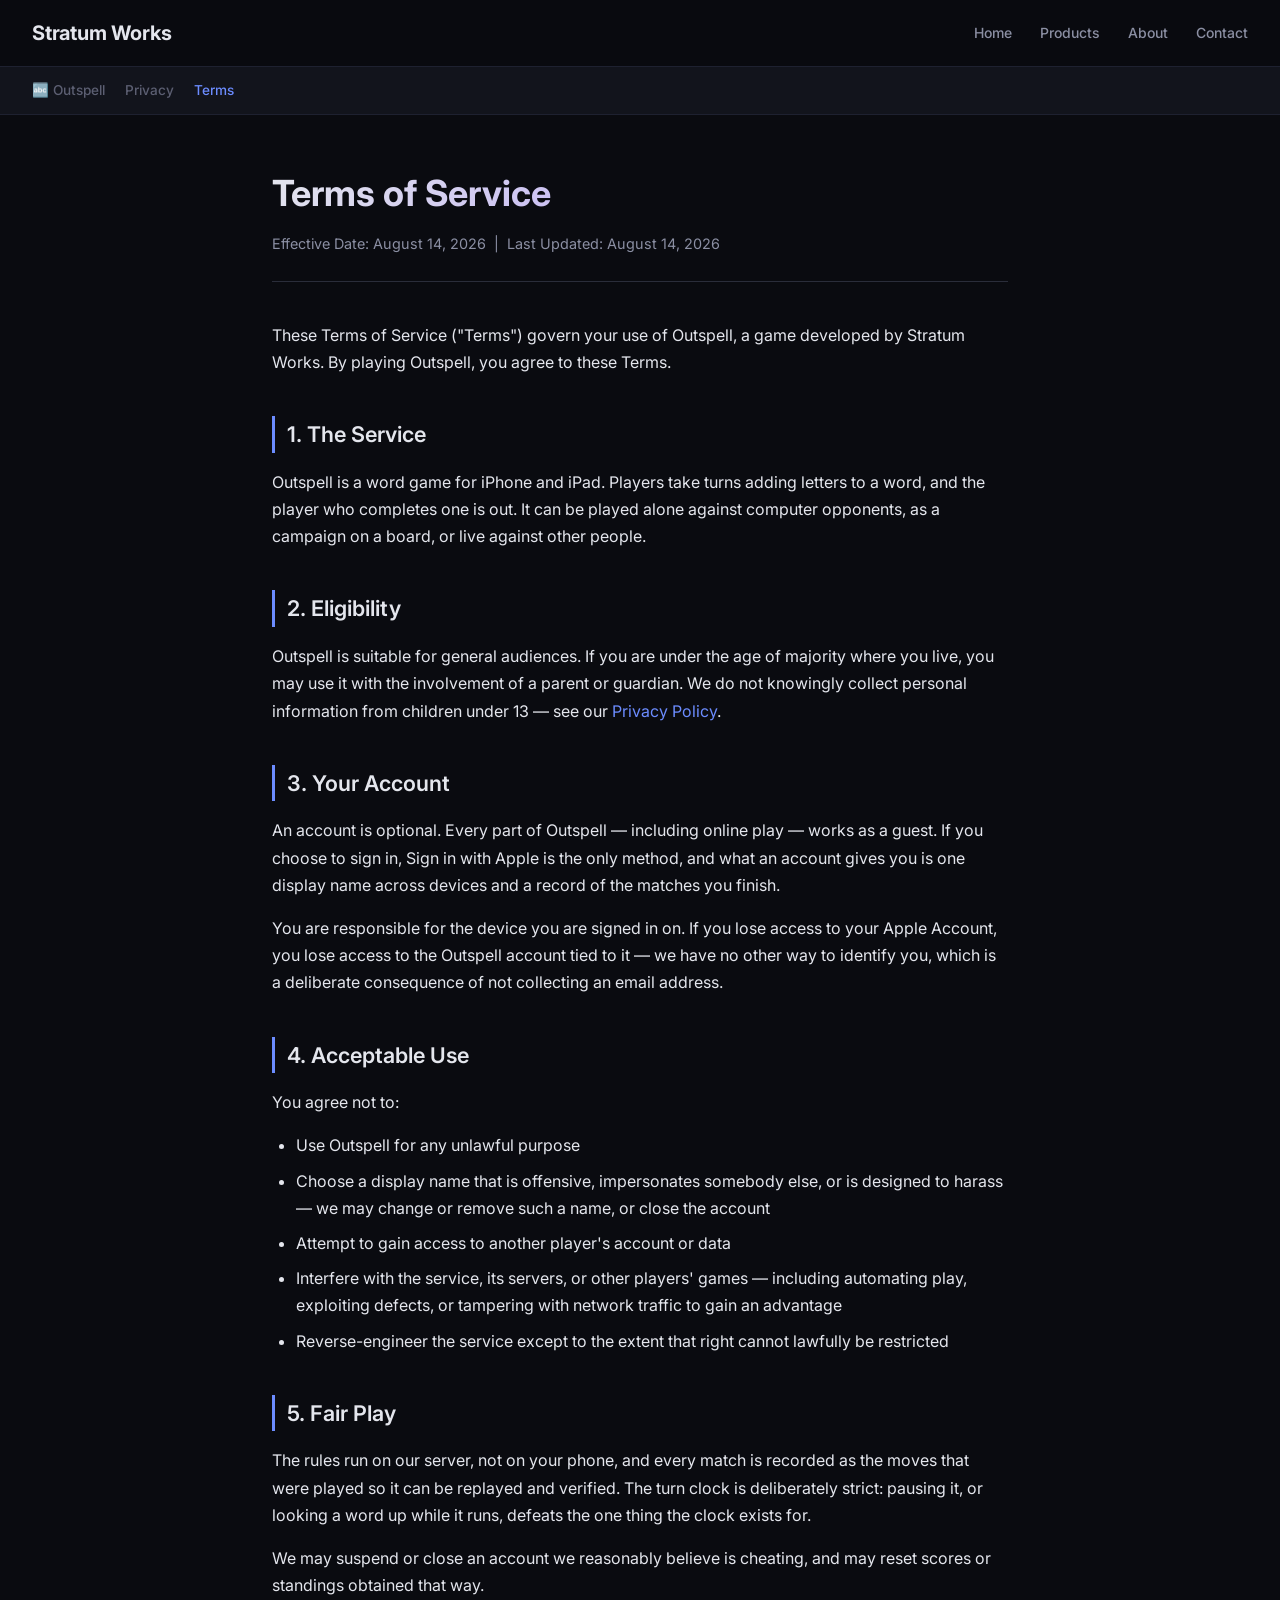
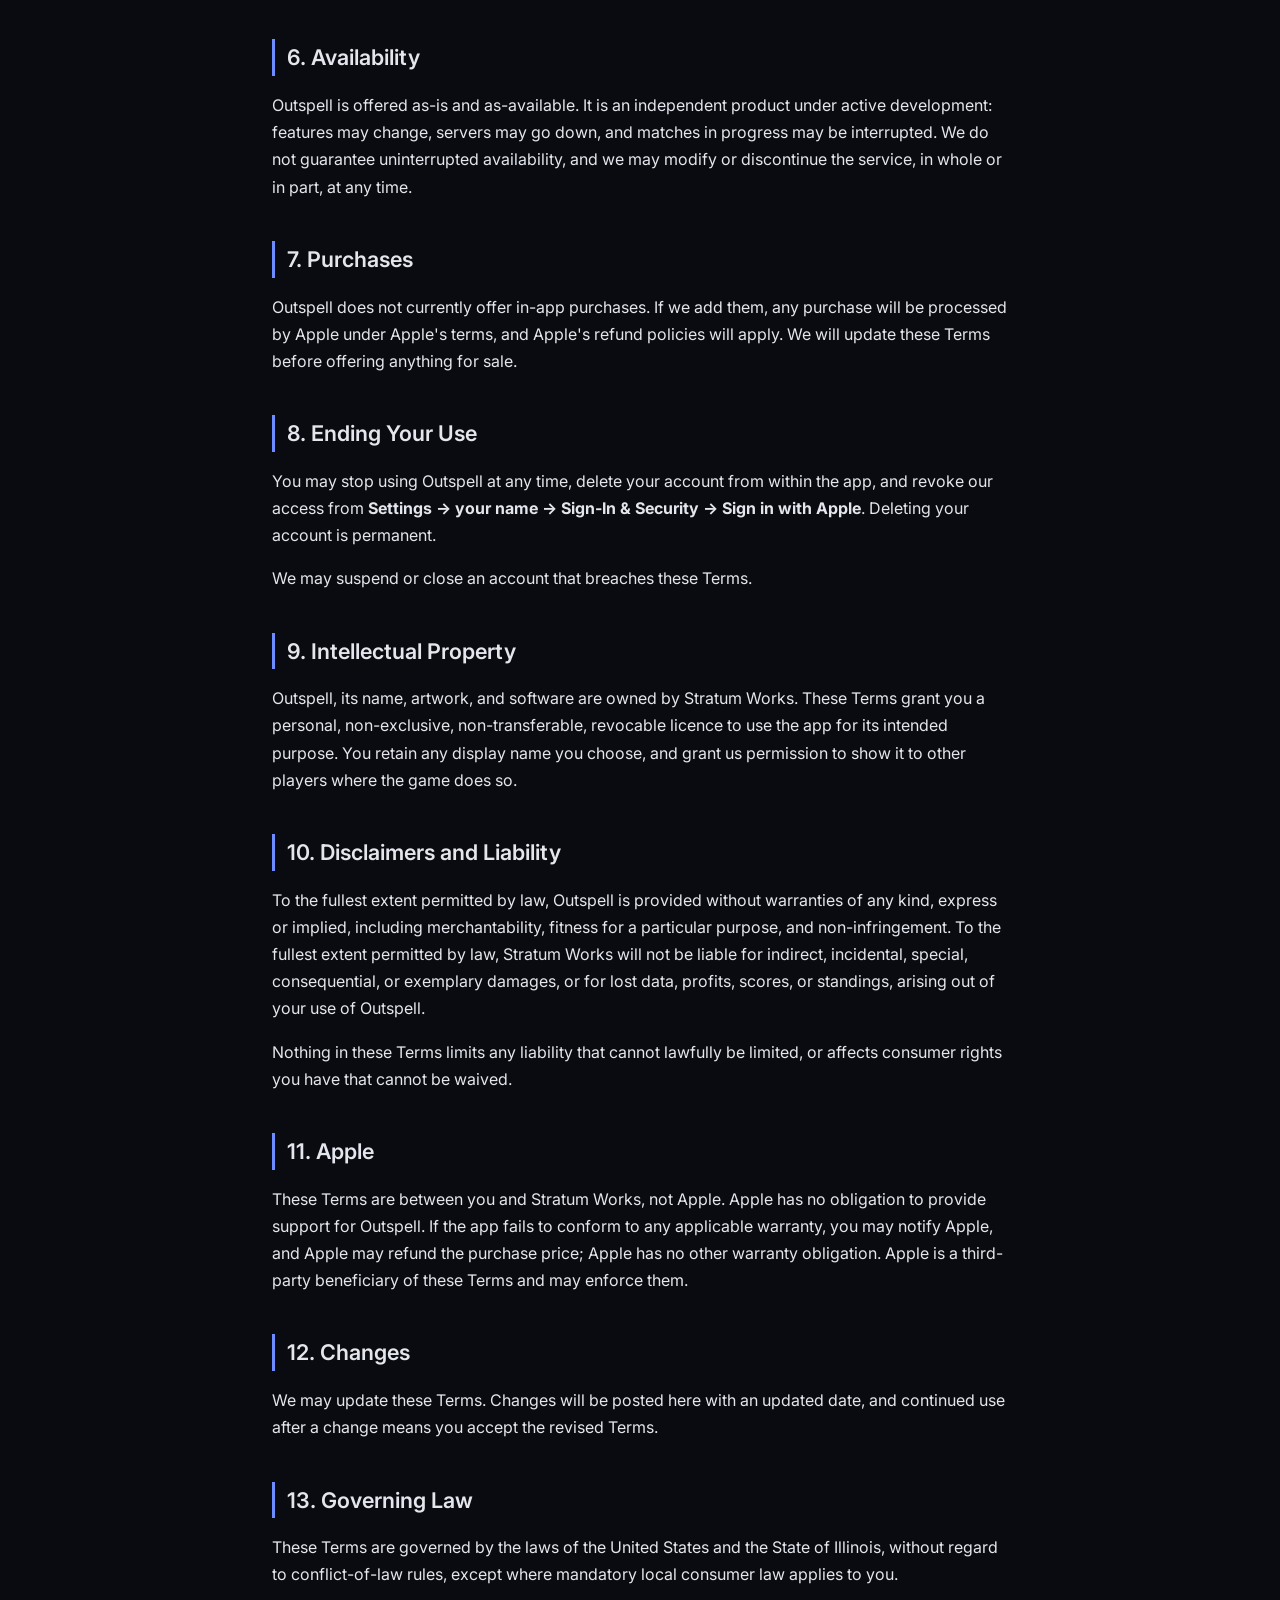
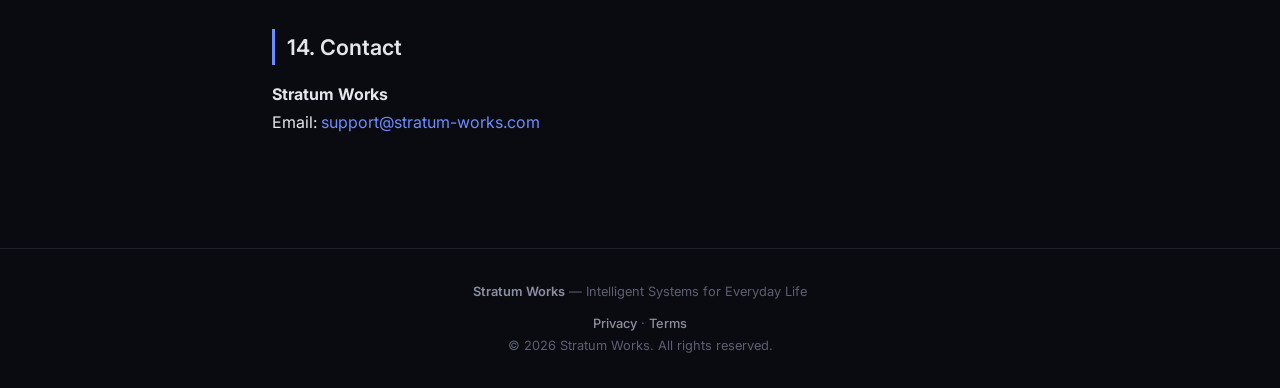
<file: outspell/terms.html>
<!DOCTYPE html>
<html lang="en">
<head>
    <meta charset="UTF-8">
    <meta name="viewport" content="width=device-width, initial-scale=1.0">
    <title>Terms of Service — Outspell | Stratum Works</title>
    <meta name="description" content="Terms of Service for Outspell by Stratum Works.">
    <link rel="stylesheet" href="../style.css">
</head>
<body>
    <header class="site-header">
        <a href="../index.html" class="logo">Stratum Works</a>
        <nav>
            <a href="../index.html">Home</a>
            <a href="../products.html">Products</a>
            <a href="../about.html">About</a>
            <a href="../contact.html">Contact</a>
        </nav>
    </header>
    <nav class="product-nav">
        <a href="index.html">🔤 Outspell</a>
        <a href="privacy.html">Privacy</a>
        <a href="terms.html" class="active">Terms</a>
    </nav>

    <div class="container-narrow legal">
        <h1>Terms of Service</h1>
        <p class="effective-date">Effective Date: August 14, 2026 &nbsp;|&nbsp; Last Updated: August 14, 2026</p>

        <p>These Terms of Service ("Terms") govern your use of Outspell, a game developed by Stratum Works. By playing Outspell, you agree to these Terms.</p>

        <h2>1. The Service</h2>
        <p>Outspell is a word game for iPhone and iPad. Players take turns adding letters to a word, and the player who completes one is out. It can be played alone against computer opponents, as a campaign on a board, or live against other people.</p>

        <h2>2. Eligibility</h2>
        <p>Outspell is suitable for general audiences. If you are under the age of majority where you live, you may use it with the involvement of a parent or guardian. We do not knowingly collect personal information from children under 13 — see our <a href="privacy.html">Privacy Policy</a>.</p>

        <h2>3. Your Account</h2>
        <p>An account is optional. Every part of Outspell — including online play — works as a guest. If you choose to sign in, Sign in with Apple is the only method, and what an account gives you is one display name across devices and a record of the matches you finish.</p>
        <p>You are responsible for the device you are signed in on. If you lose access to your Apple Account, you lose access to the Outspell account tied to it — we have no other way to identify you, which is a deliberate consequence of not collecting an email address.</p>

        <h2>4. Acceptable Use</h2>
        <p>You agree not to:</p>
        <ul>
            <li>Use Outspell for any unlawful purpose</li>
            <li>Choose a display name that is offensive, impersonates somebody else, or is designed to harass — we may change or remove such a name, or close the account</li>
            <li>Attempt to gain access to another player's account or data</li>
            <li>Interfere with the service, its servers, or other players' games — including automating play, exploiting defects, or tampering with network traffic to gain an advantage</li>
            <li>Reverse-engineer the service except to the extent that right cannot lawfully be restricted</li>
        </ul>

        <h2>5. Fair Play</h2>
        <p>The rules run on our server, not on your phone, and every match is recorded as the moves that were played so it can be replayed and verified. The turn clock is deliberately strict: pausing it, or looking a word up while it runs, defeats the one thing the clock exists for.</p>
        <p>We may suspend or close an account we reasonably believe is cheating, and may reset scores or standings obtained that way.</p>

        <h2>6. Availability</h2>
        <p>Outspell is offered as-is and as-available. It is an independent product under active development: features may change, servers may go down, and matches in progress may be interrupted. We do not guarantee uninterrupted availability, and we may modify or discontinue the service, in whole or in part, at any time.</p>

        <h2>7. Purchases</h2>
        <p>Outspell does not currently offer in-app purchases. If we add them, any purchase will be processed by Apple under Apple's terms, and Apple's refund policies will apply. We will update these Terms before offering anything for sale.</p>

        <h2>8. Ending Your Use</h2>
        <p>You may stop using Outspell at any time, delete your account from within the app, and revoke our access from <strong>Settings → your name → Sign-In &amp; Security → Sign in with Apple</strong>. Deleting your account is permanent.</p>
        <p>We may suspend or close an account that breaches these Terms.</p>

        <h2>9. Intellectual Property</h2>
        <p>Outspell, its name, artwork, and software are owned by Stratum Works. These Terms grant you a personal, non-exclusive, non-transferable, revocable licence to use the app for its intended purpose. You retain any display name you choose, and grant us permission to show it to other players where the game does so.</p>

        <h2>10. Disclaimers and Liability</h2>
        <p>To the fullest extent permitted by law, Outspell is provided without warranties of any kind, express or implied, including merchantability, fitness for a particular purpose, and non-infringement. To the fullest extent permitted by law, Stratum Works will not be liable for indirect, incidental, special, consequential, or exemplary damages, or for lost data, profits, scores, or standings, arising out of your use of Outspell.</p>
        <p>Nothing in these Terms limits any liability that cannot lawfully be limited, or affects consumer rights you have that cannot be waived.</p>

        <h2>11. Apple</h2>
        <p>These Terms are between you and Stratum Works, not Apple. Apple has no obligation to provide support for Outspell. If the app fails to conform to any applicable warranty, you may notify Apple, and Apple may refund the purchase price; Apple has no other warranty obligation. Apple is a third-party beneficiary of these Terms and may enforce them.</p>

        <h2>12. Changes</h2>
        <p>We may update these Terms. Changes will be posted here with an updated date, and continued use after a change means you accept the revised Terms.</p>

        <h2>13. Governing Law</h2>
        <p>These Terms are governed by the laws of the United States and the State of Illinois, without regard to conflict-of-law rules, except where mandatory local consumer law applies to you.</p>

        <h2>14. Contact</h2>
        <p>
            <strong>Stratum Works</strong><br>
            Email: <a href="mailto:support@stratum-works.com">support@stratum-works.com</a>
        </p>
    </div>

    <footer class="site-footer">
        <p><span class="brand">Stratum Works</span> — Intelligent Systems for Everyday Life</p>
        <p class="footer-links"><a href="../vern/privacy.html">Privacy</a> · <a href="../vern/terms.html">Terms</a></p>
        <p>&copy; 2026 Stratum Works. All rights reserved.</p>
    </footer>
</body>
</html>
</file>
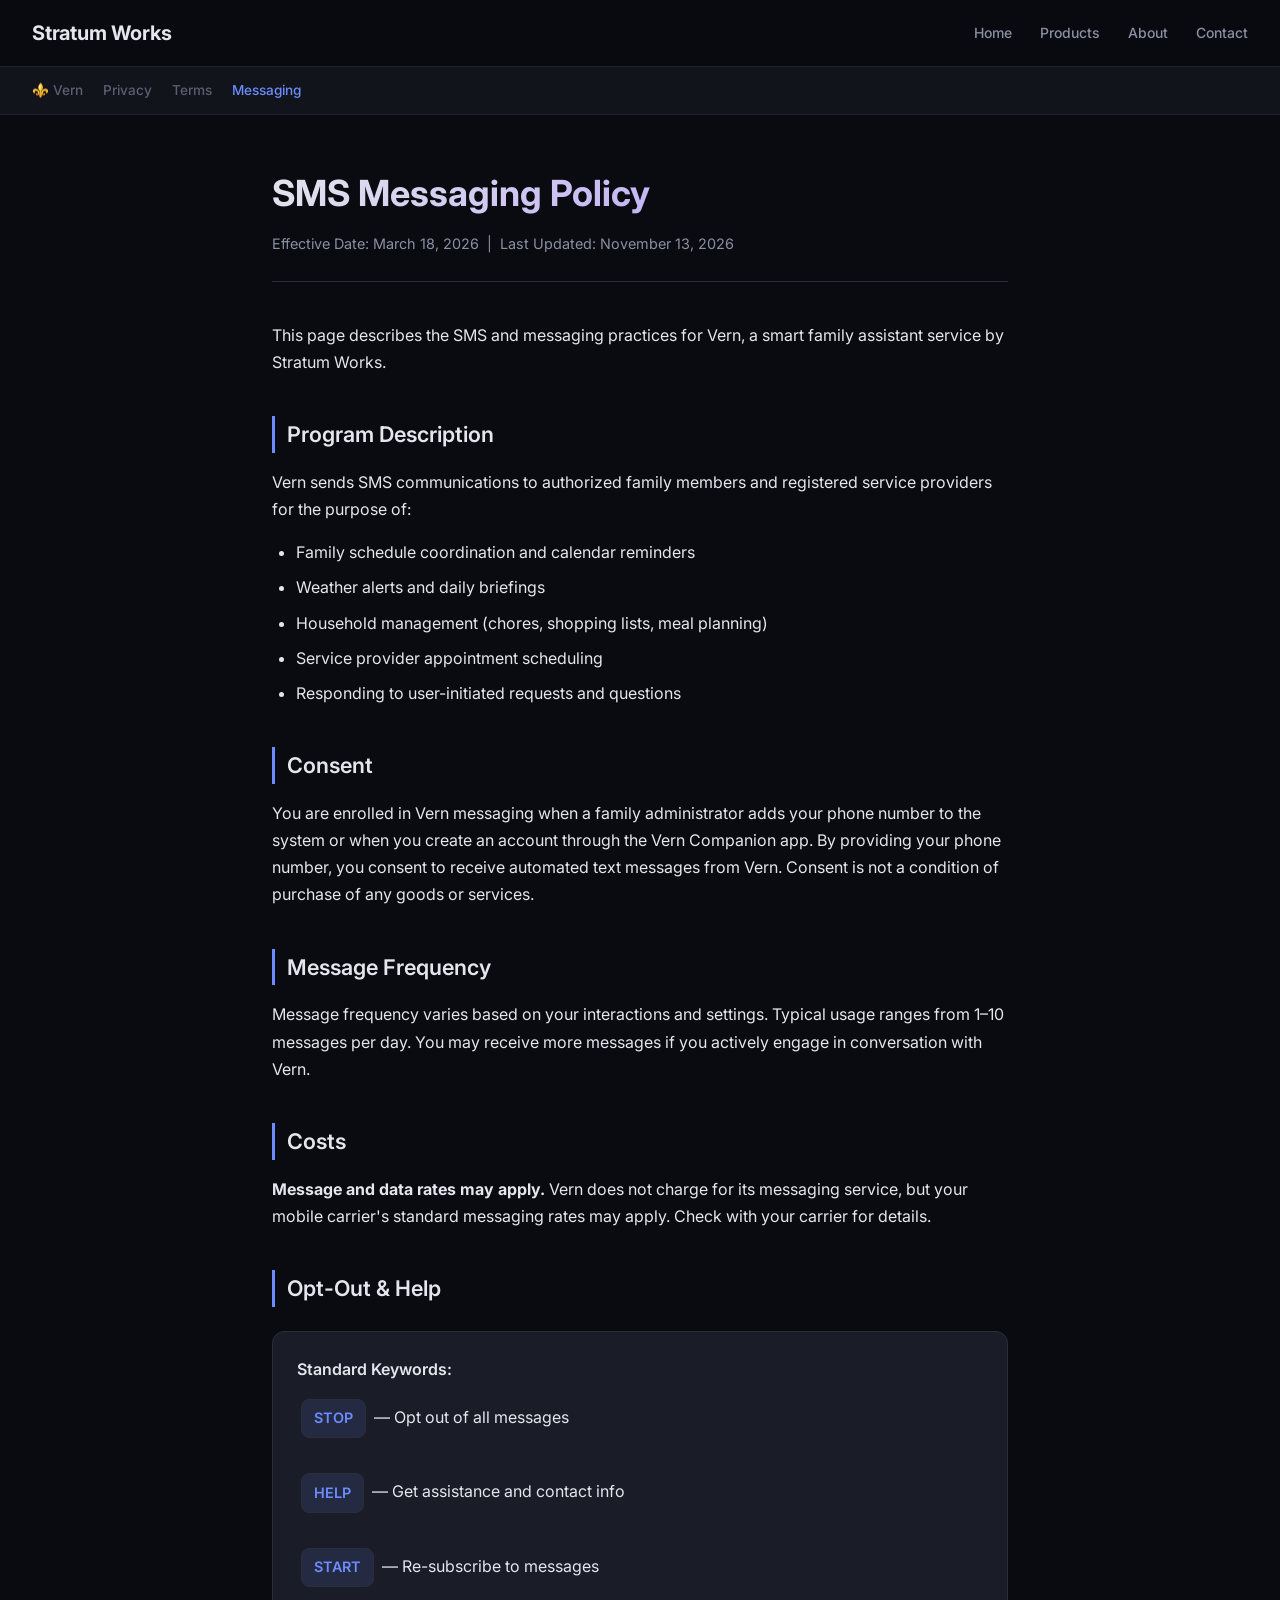
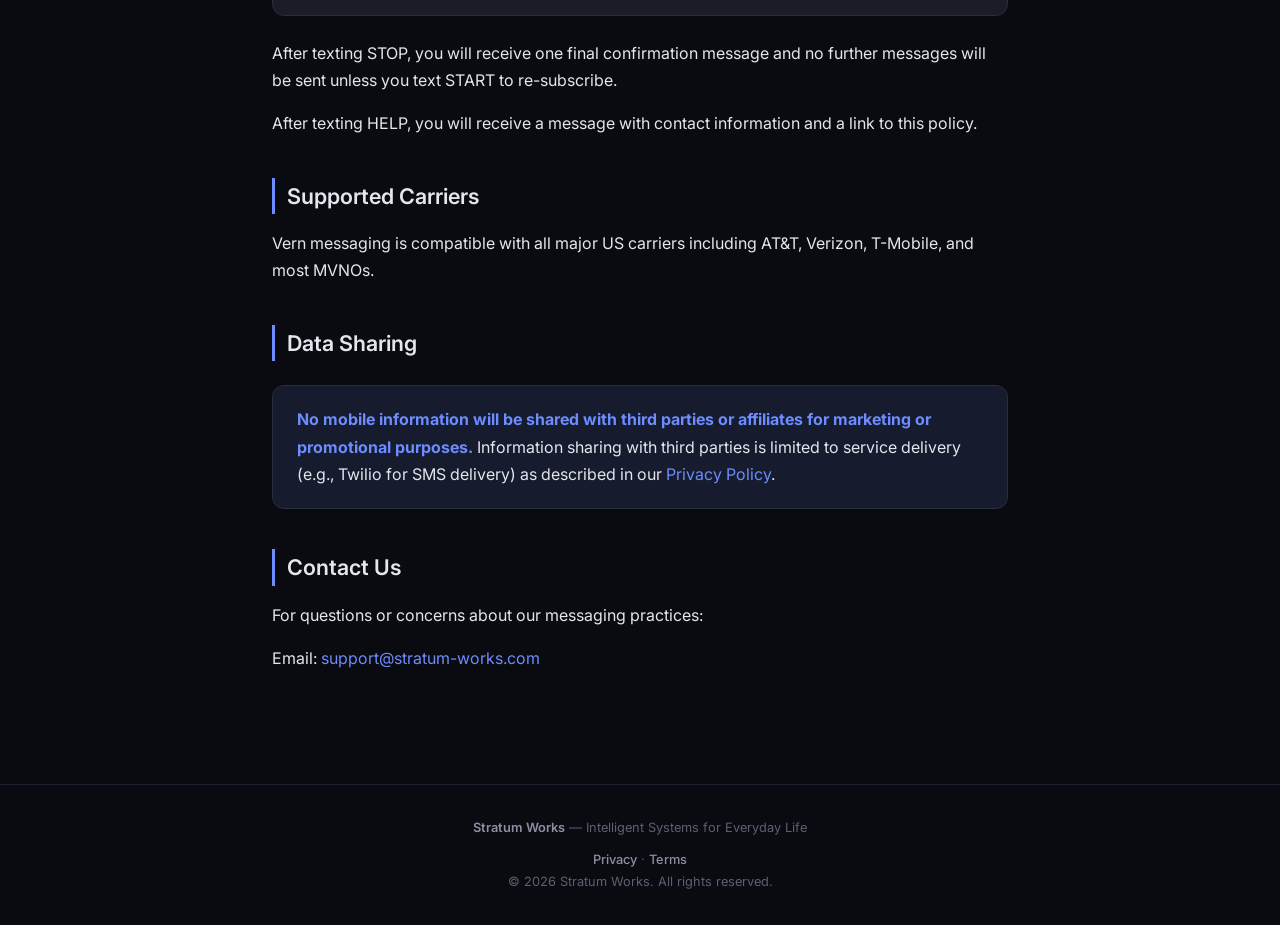
<file: vern/messaging.html>
<!DOCTYPE html>
<html lang="en">
<head>
    <meta charset="UTF-8">
    <meta name="viewport" content="width=device-width, initial-scale=1.0">
    <title>SMS Messaging Policy — Vern | Stratum Works</title>
    <meta name="description" content="SMS Messaging Disclosure for Vern Smart Family Assistant by Stratum Works.">
    <link rel="stylesheet" href="../style.css">
</head>
<body>
    <header class="site-header">
        <a href="../index.html" class="logo">Stratum Works</a>
        <nav>
            <a href="../index.html">Home</a>
            <a href="../products.html">Products</a>
            <a href="../about.html">About</a>
            <a href="../contact.html">Contact</a>
        </nav>
    </header>
    <nav class="product-nav">
        <a href="index.html">⚜️ Vern</a>
        <a href="privacy.html">Privacy</a>
        <a href="terms.html">Terms</a>
        <a href="messaging.html" class="active">Messaging</a>
    </nav>

    <div class="container-narrow legal">
        <h1>SMS Messaging Policy</h1>
        <p class="effective-date">Effective Date: March 18, 2026 &nbsp;|&nbsp; Last Updated: November 13, 2026</p>

        <p>This page describes the SMS and messaging practices for Vern, a smart family assistant service by Stratum Works.</p>

        <h2>Program Description</h2>
        <p>Vern sends SMS communications to authorized family members and registered service providers for the purpose of:</p>
        <ul>
            <li>Family schedule coordination and calendar reminders</li>
            <li>Weather alerts and daily briefings</li>
            <li>Household management (chores, shopping lists, meal planning)</li>
            <li>Service provider appointment scheduling</li>
            <li>Responding to user-initiated requests and questions</li>
        </ul>

        <h2>Consent</h2>
        <p>You are enrolled in Vern messaging when a family administrator adds your phone number to the system or when you create an account through the Vern Companion app. By providing your phone number, you consent to receive automated text messages from Vern. Consent is not a condition of purchase of any goods or services.</p>

        <h2>Message Frequency</h2>
        <p>Message frequency varies based on your interactions and settings. Typical usage ranges from 1–10 messages per day. You may receive more messages if you actively engage in conversation with Vern.</p>

        <h2>Costs</h2>
        <p><strong>Message and data rates may apply.</strong> Vern does not charge for its messaging service, but your mobile carrier's standard messaging rates may apply. Check with your carrier for details.</p>

        <h2>Opt-Out &amp; Help</h2>
        <div class="keywords-box">
            <p style="margin-bottom: 0.75rem; font-weight: 600;">Standard Keywords:</p>
            <span class="keyword">STOP</span> — Opt out of all messages<br><br>
            <span class="keyword">HELP</span> — Get assistance and contact info<br><br>
            <span class="keyword">START</span> — Re-subscribe to messages
        </div>
        <p>After texting STOP, you will receive one final confirmation message and no further messages will be sent unless you text START to re-subscribe.</p>
        <p>After texting HELP, you will receive a message with contact information and a link to this policy.</p>

        <h2>Supported Carriers</h2>
        <p>Vern messaging is compatible with all major US carriers including AT&T, Verizon, T-Mobile, and most MVNOs.</p>

        <h2>Data Sharing</h2>
        <div class="highlight-box">
            <strong>No mobile information will be shared with third parties or affiliates for marketing or promotional purposes.</strong> Information sharing with third parties is limited to service delivery (e.g., Twilio for SMS delivery) as described in our <a href="privacy.html">Privacy Policy</a>.
        </div>

        <h2>Contact Us</h2>
        <p>For questions or concerns about our messaging practices:</p>
        <p>
            Email: <a href="mailto:support@stratum-works.com">support@stratum-works.com</a>
        </p>
    </div>

    <footer class="site-footer">
        <p><span class="brand">Stratum Works</span> — Intelligent Systems for Everyday Life</p>
        <p class="footer-links"><a href="privacy.html">Privacy</a> · <a href="terms.html">Terms</a></p>
        <p>&copy; 2026 Stratum Works. All rights reserved.</p>
    </footer>
</body>
</html>
</file>
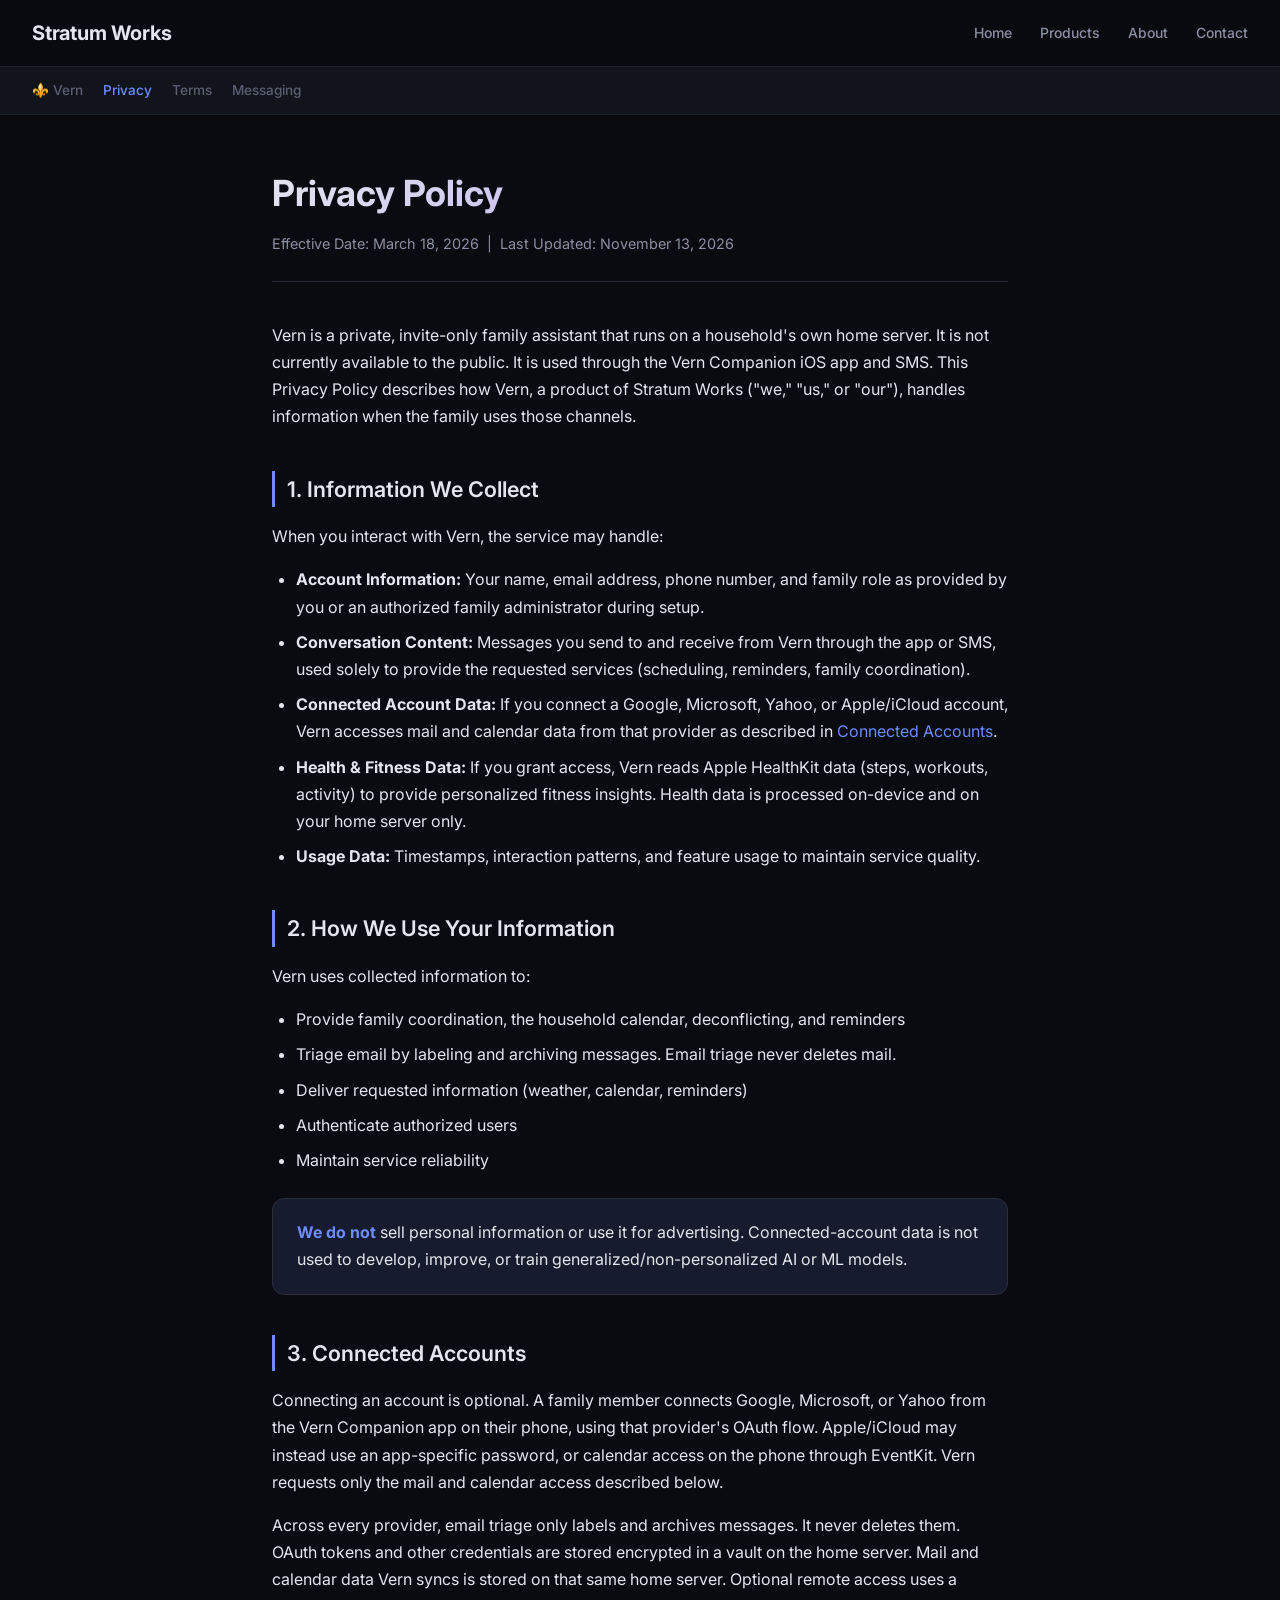
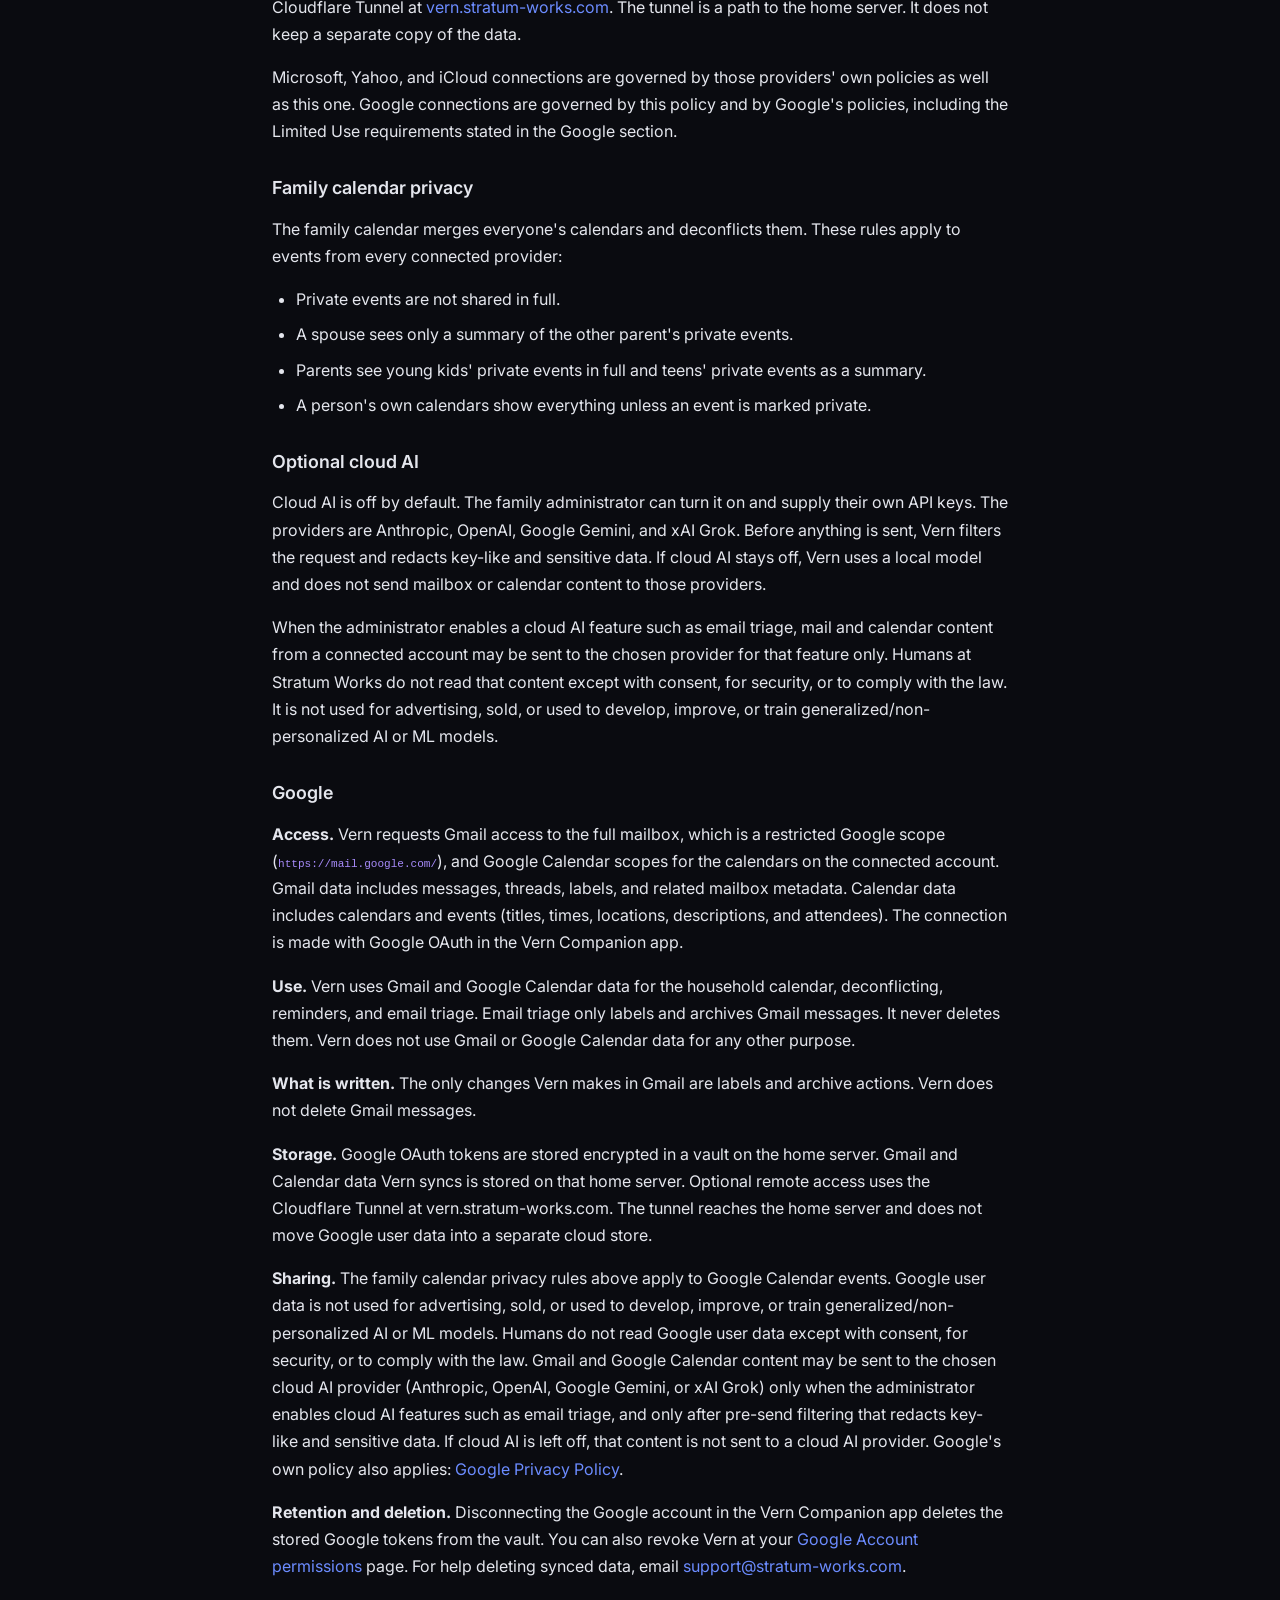
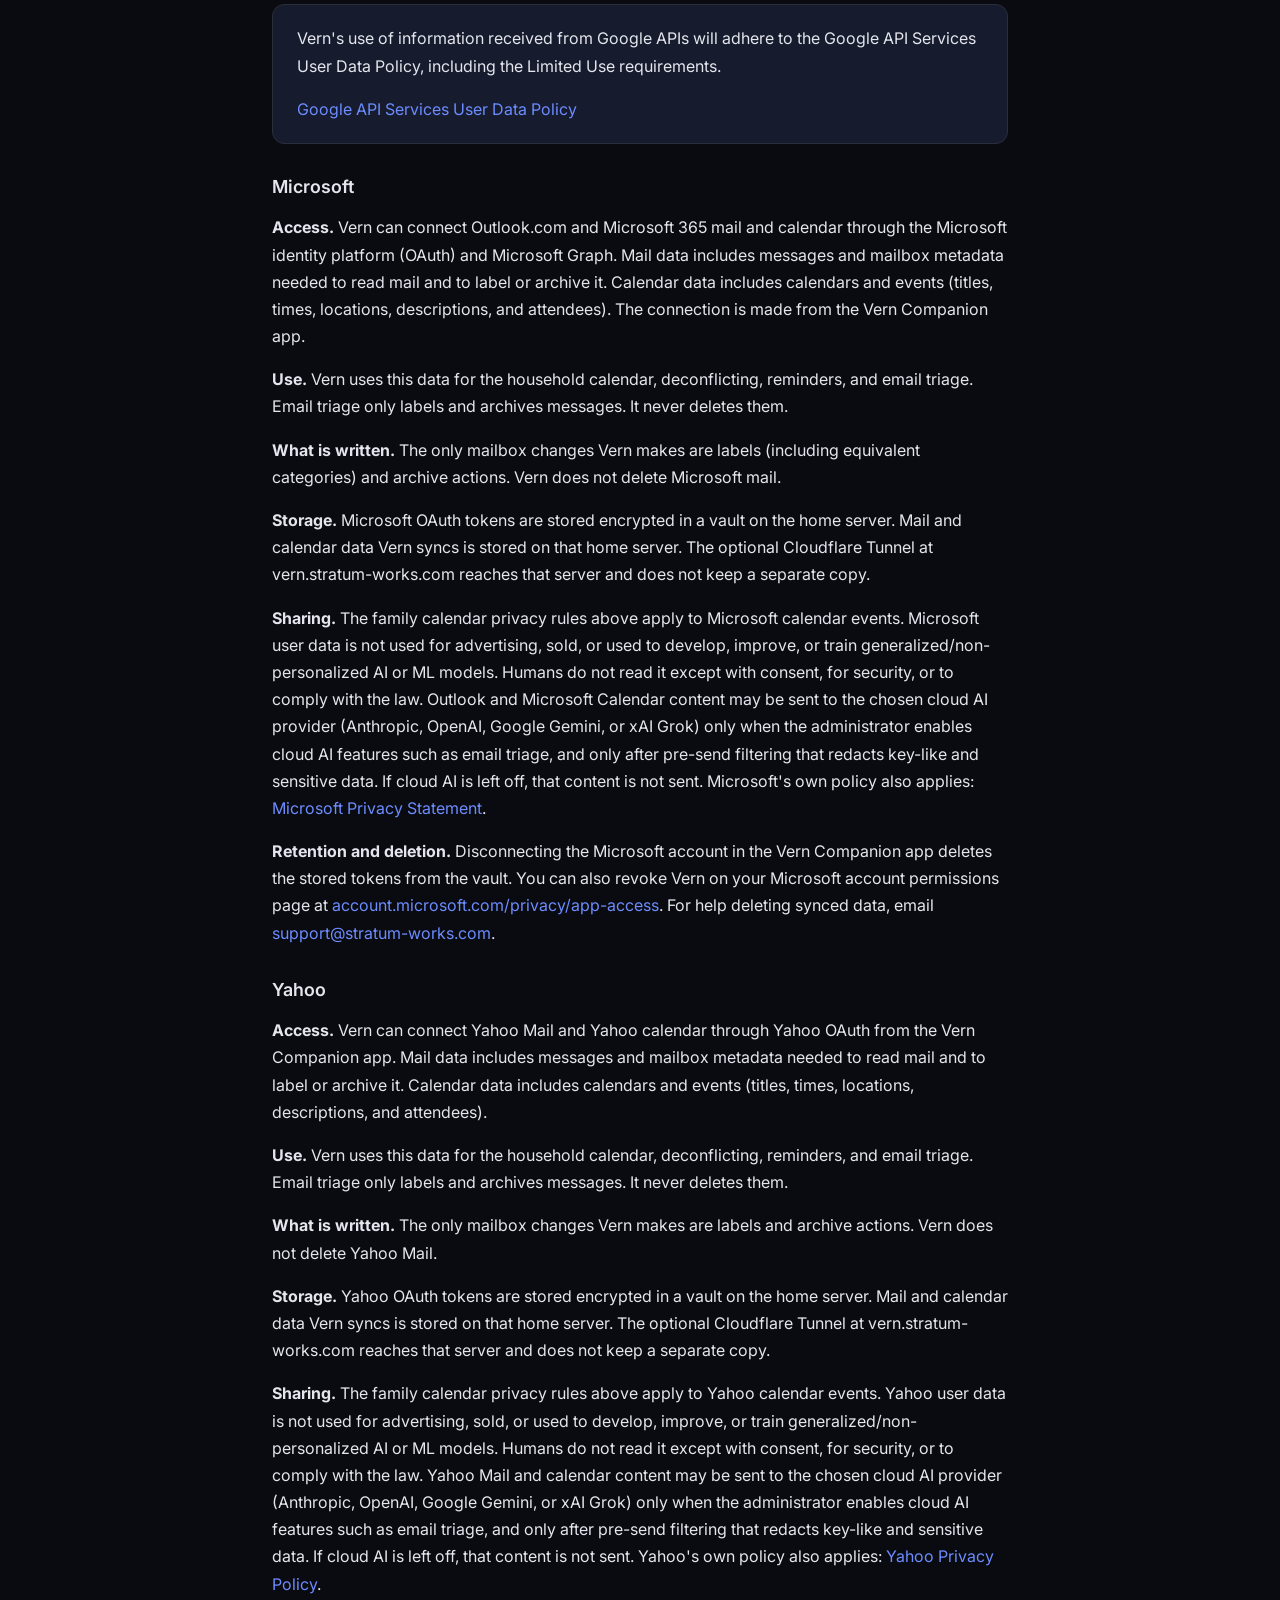
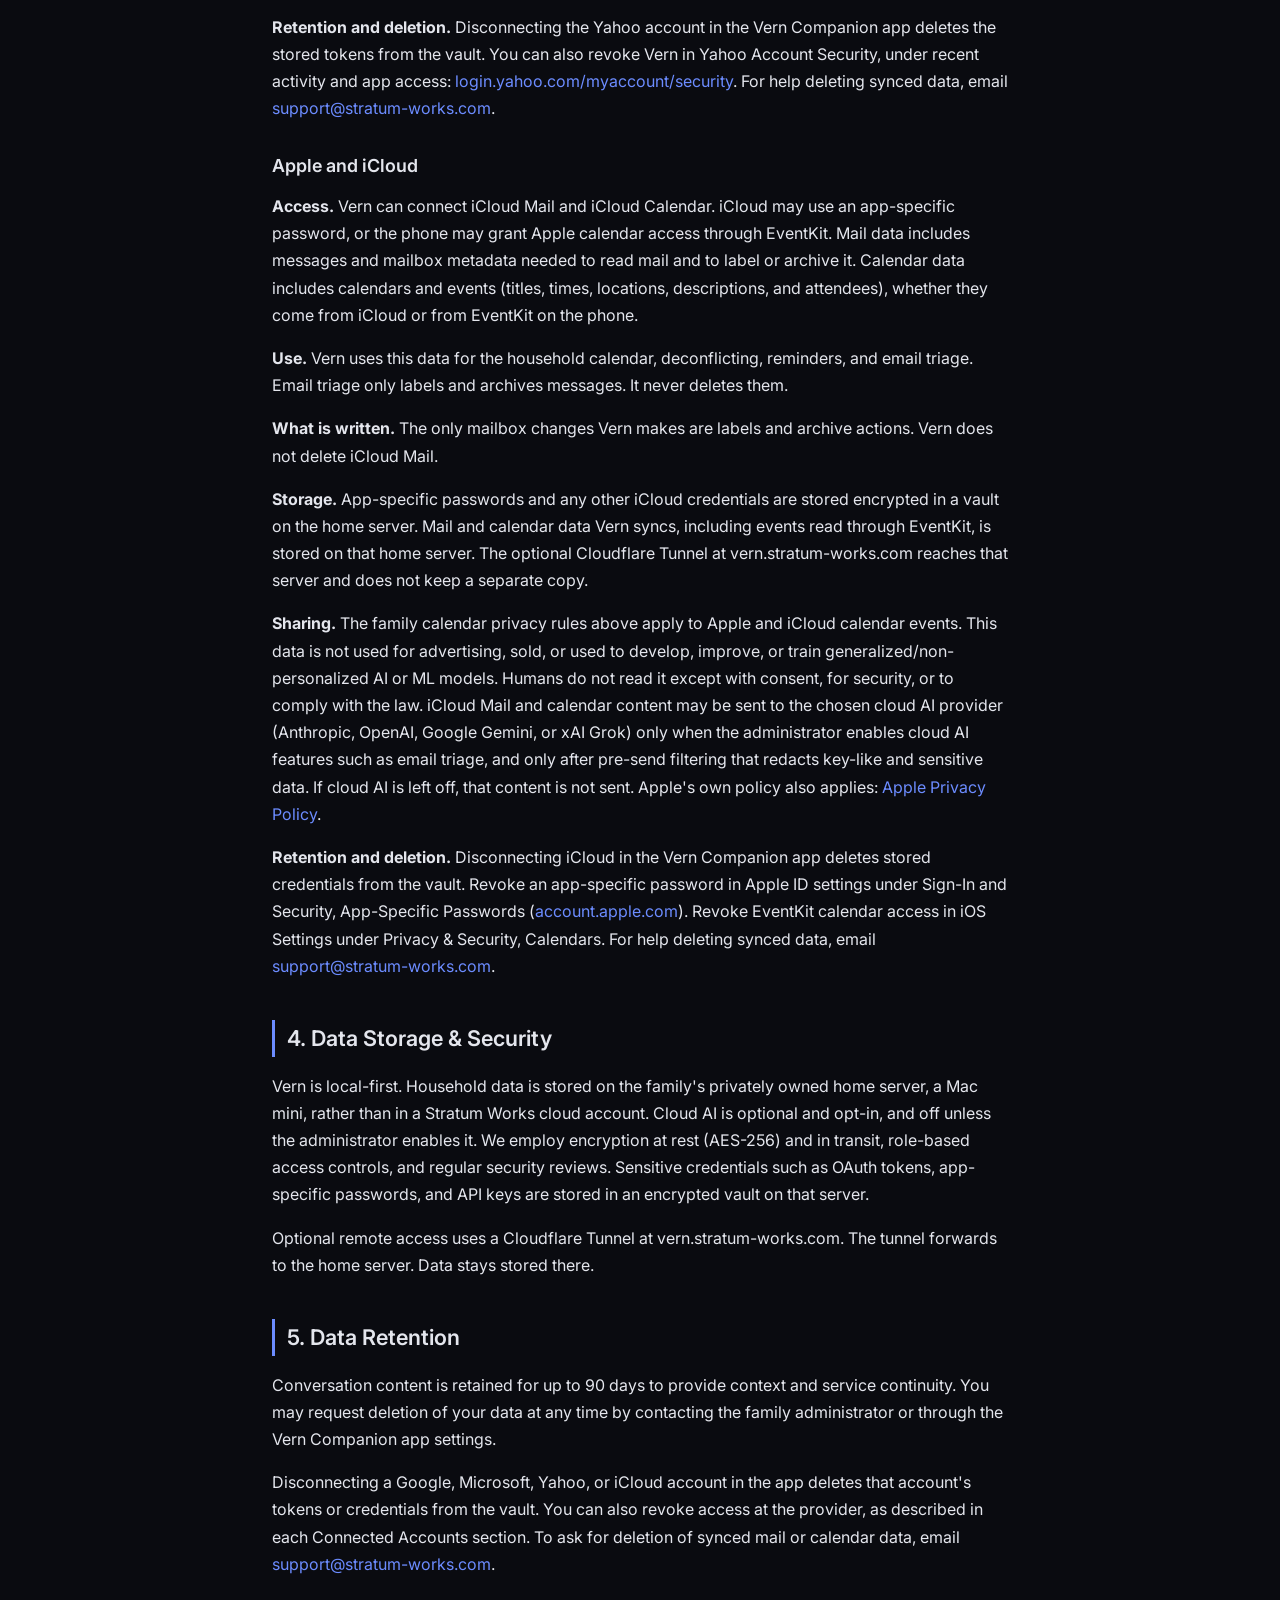
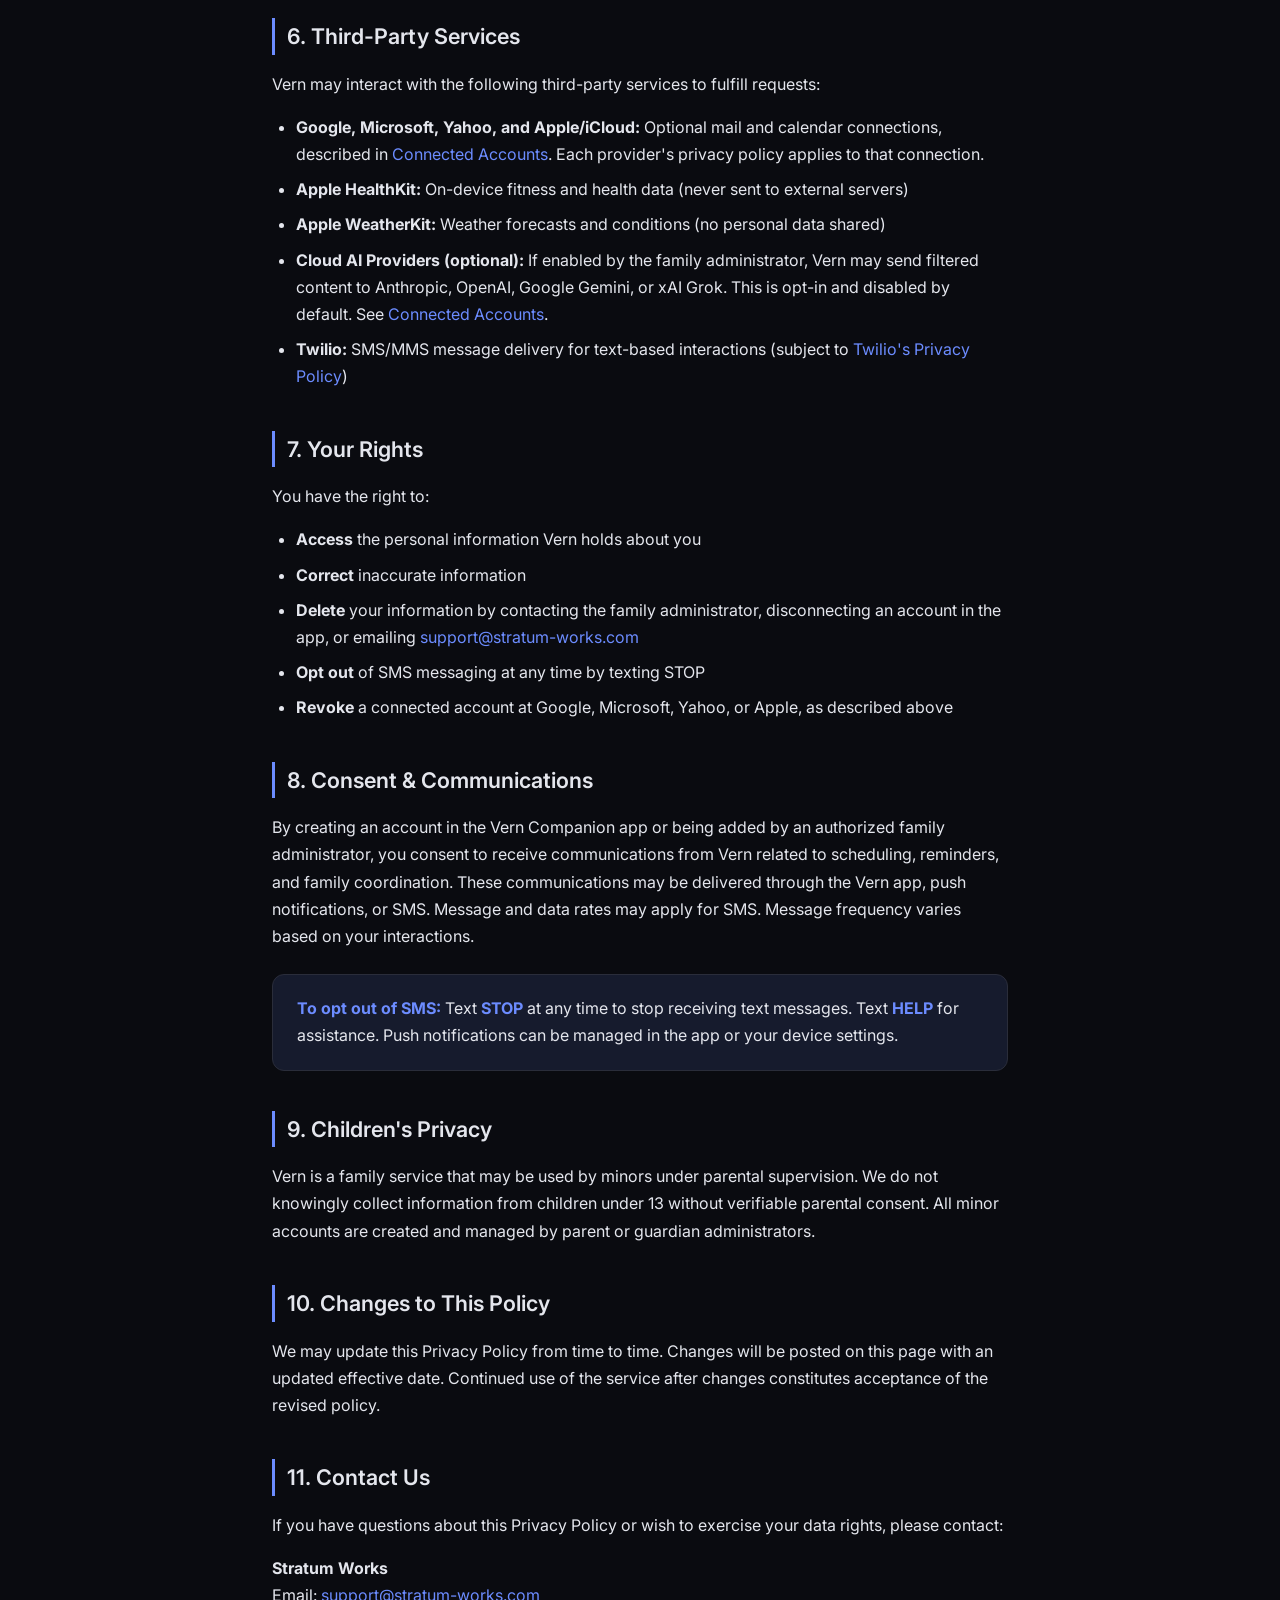
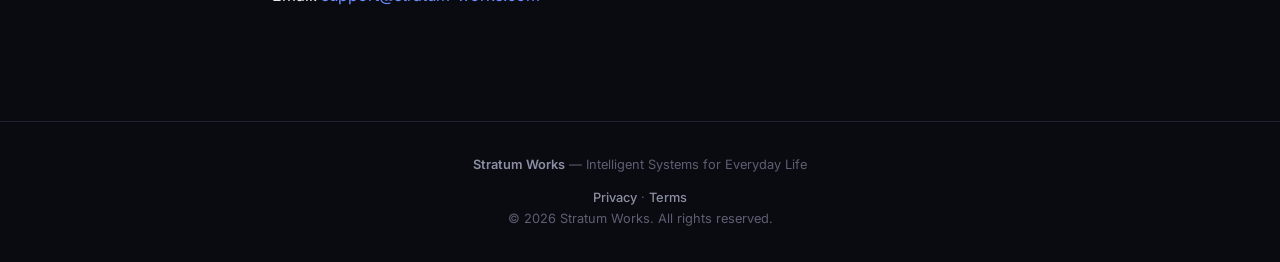
<file: vern/privacy.html>
<!DOCTYPE html>
<html lang="en">
<head>
    <meta charset="UTF-8">
    <meta name="viewport" content="width=device-width, initial-scale=1.0">
    <title>Privacy Policy — Vern | Stratum Works</title>
    <meta name="description" content="Privacy Policy for Vern, a private, invite-only family assistant. How Google, Microsoft, Yahoo, and iCloud data is accessed, used, stored, and deleted.">
    <link rel="stylesheet" href="../style.css">
</head>
<body>
    <header class="site-header">
        <a href="../index.html" class="logo">Stratum Works</a>
        <nav>
            <a href="../index.html">Home</a>
            <a href="../products.html">Products</a>
            <a href="../about.html">About</a>
            <a href="../contact.html">Contact</a>
        </nav>
    </header>
    <nav class="product-nav">
        <a href="index.html">⚜️ Vern</a>
        <a href="privacy.html" class="active">Privacy</a>
        <a href="terms.html">Terms</a>
        <a href="messaging.html">Messaging</a>
    </nav>

    <div class="container-narrow legal">
        <h1>Privacy Policy</h1>
        <p class="effective-date">Effective Date: March 18, 2026 &nbsp;|&nbsp; Last Updated: November 13, 2026</p>

        <p>Vern is a private, invite-only family assistant that runs on a household's own home server. It is not currently available to the public. It is used through the Vern Companion iOS app and SMS. This Privacy Policy describes how Vern, a product of Stratum Works ("we," "us," or "our"), handles information when the family uses those channels.</p>

        <h2>1. Information We Collect</h2>
        <p>When you interact with Vern, the service may handle:</p>
        <ul>
            <li><strong>Account Information:</strong> Your name, email address, phone number, and family role as provided by you or an authorized family administrator during setup.</li>
            <li><strong>Conversation Content:</strong> Messages you send to and receive from Vern through the app or SMS, used solely to provide the requested services (scheduling, reminders, family coordination).</li>
            <li><strong>Connected Account Data:</strong> If you connect a Google, Microsoft, Yahoo, or Apple/iCloud account, Vern accesses mail and calendar data from that provider as described in <a href="#connected-accounts">Connected Accounts</a>.</li>
            <li><strong>Health &amp; Fitness Data:</strong> If you grant access, Vern reads Apple HealthKit data (steps, workouts, activity) to provide personalized fitness insights. Health data is processed on-device and on your home server only.</li>
            <li><strong>Usage Data:</strong> Timestamps, interaction patterns, and feature usage to maintain service quality.</li>
        </ul>

        <h2>2. How We Use Your Information</h2>
        <p>Vern uses collected information to:</p>
        <ul>
            <li>Provide family coordination, the household calendar, deconflicting, and reminders</li>
            <li>Triage email by labeling and archiving messages. Email triage never deletes mail.</li>
            <li>Deliver requested information (weather, calendar, reminders)</li>
            <li>Authenticate authorized users</li>
            <li>Maintain service reliability</li>
        </ul>

        <div class="highlight-box">
            <strong>We do not</strong> sell personal information or use it for advertising. Connected-account data is not used to develop, improve, or train generalized/non-personalized AI or ML models.
        </div>

        <h2 id="connected-accounts">3. Connected Accounts</h2>
        <p>Connecting an account is optional. A family member connects Google, Microsoft, or Yahoo from the Vern Companion app on their phone, using that provider's OAuth flow. Apple/iCloud may instead use an app-specific password, or calendar access on the phone through EventKit. Vern requests only the mail and calendar access described below.</p>
        <p>Across every provider, email triage only labels and archives messages. It never deletes them. OAuth tokens and other credentials are stored encrypted in a vault on the home server. Mail and calendar data Vern syncs is stored on that same home server. Optional remote access uses a Cloudflare Tunnel at <a href="https://vern.stratum-works.com">vern.stratum-works.com</a>. The tunnel is a path to the home server. It does not keep a separate copy of the data.</p>
        <p>Microsoft, Yahoo, and iCloud connections are governed by those providers' own policies as well as this one. Google connections are governed by this policy and by Google's policies, including the Limited Use requirements stated in the Google section.</p>

        <h3>Family calendar privacy</h3>
        <p>The family calendar merges everyone's calendars and deconflicts them. These rules apply to events from every connected provider:</p>
        <ul>
            <li>Private events are not shared in full.</li>
            <li>A spouse sees only a summary of the other parent's private events.</li>
            <li>Parents see young kids' private events in full and teens' private events as a summary.</li>
            <li>A person's own calendars show everything unless an event is marked private.</li>
        </ul>

        <h3>Optional cloud AI</h3>
        <p>Cloud AI is off by default. The family administrator can turn it on and supply their own API keys. The providers are Anthropic, OpenAI, Google Gemini, and xAI Grok. Before anything is sent, Vern filters the request and redacts key-like and sensitive data. If cloud AI stays off, Vern uses a local model and does not send mailbox or calendar content to those providers.</p>
        <p>When the administrator enables a cloud AI feature such as email triage, mail and calendar content from a connected account may be sent to the chosen provider for that feature only. Humans at Stratum Works do not read that content except with consent, for security, or to comply with the law. It is not used for advertising, sold, or used to develop, improve, or train generalized/non-personalized AI or ML models.</p>

        <h3 id="google">Google</h3>
        <p><strong>Access.</strong> Vern requests Gmail access to the full mailbox, which is a restricted Google scope (<code>https://mail.google.com/</code>), and Google Calendar scopes for the calendars on the connected account. Gmail data includes messages, threads, labels, and related mailbox metadata. Calendar data includes calendars and events (titles, times, locations, descriptions, and attendees). The connection is made with Google OAuth in the Vern Companion app.</p>
        <p><strong>Use.</strong> Vern uses Gmail and Google Calendar data for the household calendar, deconflicting, reminders, and email triage. Email triage only labels and archives Gmail messages. It never deletes them. Vern does not use Gmail or Google Calendar data for any other purpose.</p>
        <p><strong>What is written.</strong> The only changes Vern makes in Gmail are labels and archive actions. Vern does not delete Gmail messages.</p>
        <p><strong>Storage.</strong> Google OAuth tokens are stored encrypted in a vault on the home server. Gmail and Calendar data Vern syncs is stored on that home server. Optional remote access uses the Cloudflare Tunnel at vern.stratum-works.com. The tunnel reaches the home server and does not move Google user data into a separate cloud store.</p>
        <p><strong>Sharing.</strong> The family calendar privacy rules above apply to Google Calendar events. Google user data is not used for advertising, sold, or used to develop, improve, or train generalized/non-personalized AI or ML models. Humans do not read Google user data except with consent, for security, or to comply with the law. Gmail and Google Calendar content may be sent to the chosen cloud AI provider (Anthropic, OpenAI, Google Gemini, or xAI Grok) only when the administrator enables cloud AI features such as email triage, and only after pre-send filtering that redacts key-like and sensitive data. If cloud AI is left off, that content is not sent to a cloud AI provider. Google's own policy also applies: <a href="https://policies.google.com/privacy" target="_blank" rel="noopener">Google Privacy Policy</a>.</p>
        <p><strong>Retention and deletion.</strong> Disconnecting the Google account in the Vern Companion app deletes the stored Google tokens from the vault. You can also revoke Vern at your <a href="https://myaccount.google.com/permissions" target="_blank" rel="noopener">Google Account permissions</a> page. For help deleting synced data, email <a href="mailto:support@stratum-works.com">support@stratum-works.com</a>.</p>
        <div class="highlight-box">
            <p>Vern's use of information received from Google APIs will adhere to the Google API Services User Data Policy, including the Limited Use requirements.</p>
            <p style="margin-bottom: 0;"><a href="https://developers.google.com/terms/api-services-user-data-policy" target="_blank" rel="noopener">Google API Services User Data Policy</a></p>
        </div>

        <h3 id="microsoft">Microsoft</h3>
        <p><strong>Access.</strong> Vern can connect Outlook.com and Microsoft 365 mail and calendar through the Microsoft identity platform (OAuth) and Microsoft Graph. Mail data includes messages and mailbox metadata needed to read mail and to label or archive it. Calendar data includes calendars and events (titles, times, locations, descriptions, and attendees). The connection is made from the Vern Companion app.</p>
        <p><strong>Use.</strong> Vern uses this data for the household calendar, deconflicting, reminders, and email triage. Email triage only labels and archives messages. It never deletes them.</p>
        <p><strong>What is written.</strong> The only mailbox changes Vern makes are labels (including equivalent categories) and archive actions. Vern does not delete Microsoft mail.</p>
        <p><strong>Storage.</strong> Microsoft OAuth tokens are stored encrypted in a vault on the home server. Mail and calendar data Vern syncs is stored on that home server. The optional Cloudflare Tunnel at vern.stratum-works.com reaches that server and does not keep a separate copy.</p>
        <p><strong>Sharing.</strong> The family calendar privacy rules above apply to Microsoft calendar events. Microsoft user data is not used for advertising, sold, or used to develop, improve, or train generalized/non-personalized AI or ML models. Humans do not read it except with consent, for security, or to comply with the law. Outlook and Microsoft Calendar content may be sent to the chosen cloud AI provider (Anthropic, OpenAI, Google Gemini, or xAI Grok) only when the administrator enables cloud AI features such as email triage, and only after pre-send filtering that redacts key-like and sensitive data. If cloud AI is left off, that content is not sent. Microsoft's own policy also applies: <a href="https://privacy.microsoft.com/privacystatement" target="_blank" rel="noopener">Microsoft Privacy Statement</a>.</p>
        <p><strong>Retention and deletion.</strong> Disconnecting the Microsoft account in the Vern Companion app deletes the stored tokens from the vault. You can also revoke Vern on your Microsoft account permissions page at <a href="https://account.microsoft.com/privacy/app-access" target="_blank" rel="noopener">account.microsoft.com/privacy/app-access</a>. For help deleting synced data, email <a href="mailto:support@stratum-works.com">support@stratum-works.com</a>.</p>

        <h3 id="yahoo">Yahoo</h3>
        <p><strong>Access.</strong> Vern can connect Yahoo Mail and Yahoo calendar through Yahoo OAuth from the Vern Companion app. Mail data includes messages and mailbox metadata needed to read mail and to label or archive it. Calendar data includes calendars and events (titles, times, locations, descriptions, and attendees).</p>
        <p><strong>Use.</strong> Vern uses this data for the household calendar, deconflicting, reminders, and email triage. Email triage only labels and archives messages. It never deletes them.</p>
        <p><strong>What is written.</strong> The only mailbox changes Vern makes are labels and archive actions. Vern does not delete Yahoo Mail.</p>
        <p><strong>Storage.</strong> Yahoo OAuth tokens are stored encrypted in a vault on the home server. Mail and calendar data Vern syncs is stored on that home server. The optional Cloudflare Tunnel at vern.stratum-works.com reaches that server and does not keep a separate copy.</p>
        <p><strong>Sharing.</strong> The family calendar privacy rules above apply to Yahoo calendar events. Yahoo user data is not used for advertising, sold, or used to develop, improve, or train generalized/non-personalized AI or ML models. Humans do not read it except with consent, for security, or to comply with the law. Yahoo Mail and calendar content may be sent to the chosen cloud AI provider (Anthropic, OpenAI, Google Gemini, or xAI Grok) only when the administrator enables cloud AI features such as email triage, and only after pre-send filtering that redacts key-like and sensitive data. If cloud AI is left off, that content is not sent. Yahoo's own policy also applies: <a href="https://legal.yahoo.com/us/en/yahoo/privacy/index.html" target="_blank" rel="noopener">Yahoo Privacy Policy</a>.</p>
        <p><strong>Retention and deletion.</strong> Disconnecting the Yahoo account in the Vern Companion app deletes the stored tokens from the vault. You can also revoke Vern in Yahoo Account Security, under recent activity and app access: <a href="https://login.yahoo.com/myaccount/security" target="_blank" rel="noopener">login.yahoo.com/myaccount/security</a>. For help deleting synced data, email <a href="mailto:support@stratum-works.com">support@stratum-works.com</a>.</p>

        <h3 id="apple">Apple and iCloud</h3>
        <p><strong>Access.</strong> Vern can connect iCloud Mail and iCloud Calendar. iCloud may use an app-specific password, or the phone may grant Apple calendar access through EventKit. Mail data includes messages and mailbox metadata needed to read mail and to label or archive it. Calendar data includes calendars and events (titles, times, locations, descriptions, and attendees), whether they come from iCloud or from EventKit on the phone.</p>
        <p><strong>Use.</strong> Vern uses this data for the household calendar, deconflicting, reminders, and email triage. Email triage only labels and archives messages. It never deletes them.</p>
        <p><strong>What is written.</strong> The only mailbox changes Vern makes are labels and archive actions. Vern does not delete iCloud Mail.</p>
        <p><strong>Storage.</strong> App-specific passwords and any other iCloud credentials are stored encrypted in a vault on the home server. Mail and calendar data Vern syncs, including events read through EventKit, is stored on that home server. The optional Cloudflare Tunnel at vern.stratum-works.com reaches that server and does not keep a separate copy.</p>
        <p><strong>Sharing.</strong> The family calendar privacy rules above apply to Apple and iCloud calendar events. This data is not used for advertising, sold, or used to develop, improve, or train generalized/non-personalized AI or ML models. Humans do not read it except with consent, for security, or to comply with the law. iCloud Mail and calendar content may be sent to the chosen cloud AI provider (Anthropic, OpenAI, Google Gemini, or xAI Grok) only when the administrator enables cloud AI features such as email triage, and only after pre-send filtering that redacts key-like and sensitive data. If cloud AI is left off, that content is not sent. Apple's own policy also applies: <a href="https://www.apple.com/legal/privacy/" target="_blank" rel="noopener">Apple Privacy Policy</a>.</p>
        <p><strong>Retention and deletion.</strong> Disconnecting iCloud in the Vern Companion app deletes stored credentials from the vault. Revoke an app-specific password in Apple ID settings under Sign-In and Security, App-Specific Passwords (<a href="https://account.apple.com/account/manage" target="_blank" rel="noopener">account.apple.com</a>). Revoke EventKit calendar access in iOS Settings under Privacy &amp; Security, Calendars. For help deleting synced data, email <a href="mailto:support@stratum-works.com">support@stratum-works.com</a>.</p>

        <h2>4. Data Storage &amp; Security</h2>
        <p>Vern is local-first. Household data is stored on the family's privately owned home server, a Mac mini, rather than in a Stratum Works cloud account. Cloud AI is optional and opt-in, and off unless the administrator enables it. We employ encryption at rest (AES-256) and in transit, role-based access controls, and regular security reviews. Sensitive credentials such as OAuth tokens, app-specific passwords, and API keys are stored in an encrypted vault on that server.</p>
        <p>Optional remote access uses a Cloudflare Tunnel at vern.stratum-works.com. The tunnel forwards to the home server. Data stays stored there.</p>

        <h2>5. Data Retention</h2>
        <p>Conversation content is retained for up to 90 days to provide context and service continuity. You may request deletion of your data at any time by contacting the family administrator or through the Vern Companion app settings.</p>
        <p>Disconnecting a Google, Microsoft, Yahoo, or iCloud account in the app deletes that account's tokens or credentials from the vault. You can also revoke access at the provider, as described in each Connected Accounts section. To ask for deletion of synced mail or calendar data, email <a href="mailto:support@stratum-works.com">support@stratum-works.com</a>.</p>

        <h2>6. Third-Party Services</h2>
        <p>Vern may interact with the following third-party services to fulfill requests:</p>
        <ul>
            <li><strong>Google, Microsoft, Yahoo, and Apple/iCloud:</strong> Optional mail and calendar connections, described in <a href="#connected-accounts">Connected Accounts</a>. Each provider's privacy policy applies to that connection.</li>
            <li><strong>Apple HealthKit:</strong> On-device fitness and health data (never sent to external servers)</li>
            <li><strong>Apple WeatherKit:</strong> Weather forecasts and conditions (no personal data shared)</li>
            <li><strong>Cloud AI Providers (optional):</strong> If enabled by the family administrator, Vern may send filtered content to Anthropic, OpenAI, Google Gemini, or xAI Grok. This is opt-in and disabled by default. See <a href="#connected-accounts">Connected Accounts</a>.</li>
            <li><strong>Twilio:</strong> SMS/MMS message delivery for text-based interactions (subject to <a href="https://www.twilio.com/legal/privacy" target="_blank" rel="noopener">Twilio's Privacy Policy</a>)</li>
        </ul>

        <h2>7. Your Rights</h2>
        <p>You have the right to:</p>
        <ul>
            <li><strong>Access</strong> the personal information Vern holds about you</li>
            <li><strong>Correct</strong> inaccurate information</li>
            <li><strong>Delete</strong> your information by contacting the family administrator, disconnecting an account in the app, or emailing <a href="mailto:support@stratum-works.com">support@stratum-works.com</a></li>
            <li><strong>Opt out</strong> of SMS messaging at any time by texting STOP</li>
            <li><strong>Revoke</strong> a connected account at Google, Microsoft, Yahoo, or Apple, as described above</li>
        </ul>

        <h2>8. Consent &amp; Communications</h2>
        <p>By creating an account in the Vern Companion app or being added by an authorized family administrator, you consent to receive communications from Vern related to scheduling, reminders, and family coordination. These communications may be delivered through the Vern app, push notifications, or SMS. Message and data rates may apply for SMS. Message frequency varies based on your interactions.</p>

        <div class="highlight-box">
            <strong>To opt out of SMS:</strong> Text <strong>STOP</strong> at any time to stop receiving text messages. Text <strong>HELP</strong> for assistance. Push notifications can be managed in the app or your device settings.
        </div>

        <h2>9. Children's Privacy</h2>
        <p>Vern is a family service that may be used by minors under parental supervision. We do not knowingly collect information from children under 13 without verifiable parental consent. All minor accounts are created and managed by parent or guardian administrators.</p>

        <h2>10. Changes to This Policy</h2>
        <p>We may update this Privacy Policy from time to time. Changes will be posted on this page with an updated effective date. Continued use of the service after changes constitutes acceptance of the revised policy.</p>

        <h2>11. Contact Us</h2>
        <p>If you have questions about this Privacy Policy or wish to exercise your data rights, please contact:</p>
        <p>
            <strong>Stratum Works</strong><br>
            Email: <a href="mailto:support@stratum-works.com">support@stratum-works.com</a>
        </p>
    </div>

    <footer class="site-footer">
        <p><span class="brand">Stratum Works</span> — Intelligent Systems for Everyday Life</p>
        <p class="footer-links"><a href="privacy.html">Privacy</a> · <a href="terms.html">Terms</a></p>
        <p>&copy; 2026 Stratum Works. All rights reserved.</p>
    </footer>
</body>
</html>
</file>
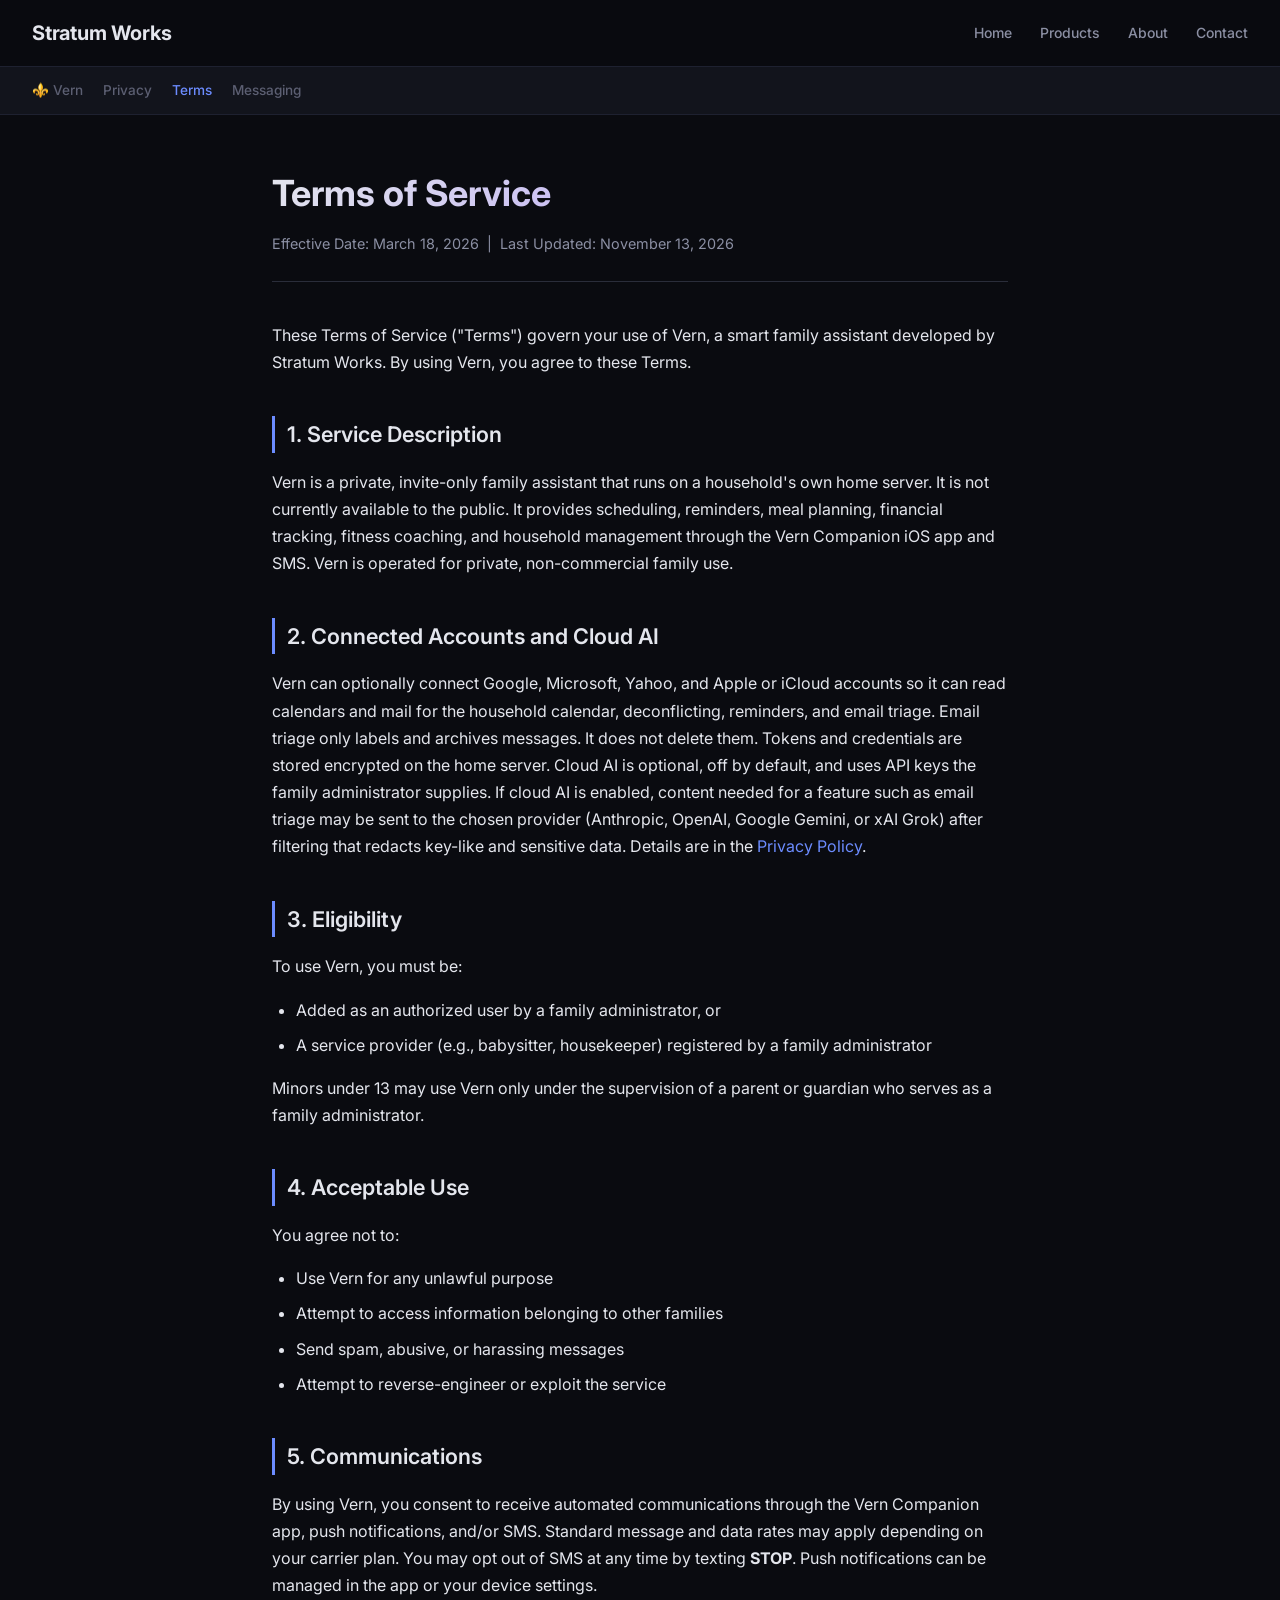
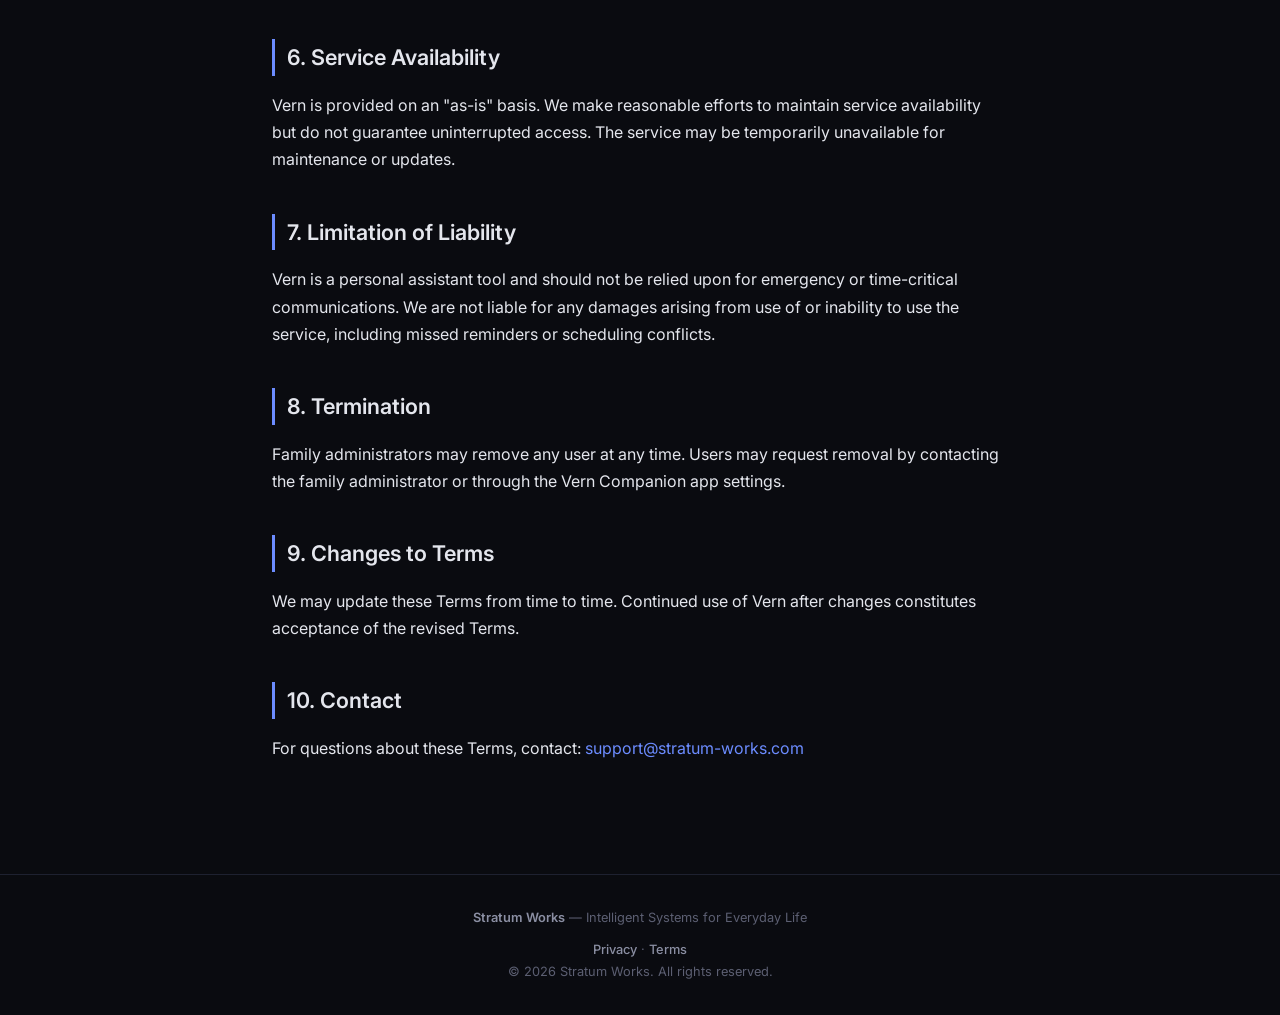
<file: vern/terms.html>
<!DOCTYPE html>
<html lang="en">
<head>
    <meta charset="UTF-8">
    <meta name="viewport" content="width=device-width, initial-scale=1.0">
    <title>Terms of Service — Vern | Stratum Works</title>
    <meta name="description" content="Terms of Service for Vern Smart Family Assistant by Stratum Works.">
    <link rel="stylesheet" href="../style.css">
</head>
<body>
    <header class="site-header">
        <a href="../index.html" class="logo">Stratum Works</a>
        <nav>
            <a href="../index.html">Home</a>
            <a href="../products.html">Products</a>
            <a href="../about.html">About</a>
            <a href="../contact.html">Contact</a>
        </nav>
    </header>
    <nav class="product-nav">
        <a href="index.html">⚜️ Vern</a>
        <a href="privacy.html">Privacy</a>
        <a href="terms.html" class="active">Terms</a>
        <a href="messaging.html">Messaging</a>
    </nav>

    <div class="container-narrow legal">
        <h1>Terms of Service</h1>
        <p class="effective-date">Effective Date: March 18, 2026 &nbsp;|&nbsp; Last Updated: November 13, 2026</p>

        <p>These Terms of Service ("Terms") govern your use of Vern, a smart family assistant developed by Stratum Works. By using Vern, you agree to these Terms.</p>

        <h2>1. Service Description</h2>
        <p>Vern is a private, invite-only family assistant that runs on a household's own home server. It is not currently available to the public. It provides scheduling, reminders, meal planning, financial tracking, fitness coaching, and household management through the Vern Companion iOS app and SMS. Vern is operated for private, non-commercial family use.</p>

        <h2>2. Connected Accounts and Cloud AI</h2>
        <p>Vern can optionally connect Google, Microsoft, Yahoo, and Apple or iCloud accounts so it can read calendars and mail for the household calendar, deconflicting, reminders, and email triage. Email triage only labels and archives messages. It does not delete them. Tokens and credentials are stored encrypted on the home server. Cloud AI is optional, off by default, and uses API keys the family administrator supplies. If cloud AI is enabled, content needed for a feature such as email triage may be sent to the chosen provider (Anthropic, OpenAI, Google Gemini, or xAI Grok) after filtering that redacts key-like and sensitive data. Details are in the <a href="privacy.html">Privacy Policy</a>.</p>

        <h2>3. Eligibility</h2>
        <p>To use Vern, you must be:</p>
        <ul>
            <li>Added as an authorized user by a family administrator, or</li>
            <li>A service provider (e.g., babysitter, housekeeper) registered by a family administrator</li>
        </ul>
        <p>Minors under 13 may use Vern only under the supervision of a parent or guardian who serves as a family administrator.</p>

        <h2>4. Acceptable Use</h2>
        <p>You agree not to:</p>
        <ul>
            <li>Use Vern for any unlawful purpose</li>
            <li>Attempt to access information belonging to other families</li>
            <li>Send spam, abusive, or harassing messages</li>
            <li>Attempt to reverse-engineer or exploit the service</li>
        </ul>

        <h2>5. Communications</h2>
        <p>By using Vern, you consent to receive automated communications through the Vern Companion app, push notifications, and/or SMS. Standard message and data rates may apply depending on your carrier plan. You may opt out of SMS at any time by texting <strong>STOP</strong>. Push notifications can be managed in the app or your device settings.</p>

        <h2>6. Service Availability</h2>
        <p>Vern is provided on an "as-is" basis. We make reasonable efforts to maintain service availability but do not guarantee uninterrupted access. The service may be temporarily unavailable for maintenance or updates.</p>

        <h2>7. Limitation of Liability</h2>
        <p>Vern is a personal assistant tool and should not be relied upon for emergency or time-critical communications. We are not liable for any damages arising from use of or inability to use the service, including missed reminders or scheduling conflicts.</p>

        <h2>8. Termination</h2>
        <p>Family administrators may remove any user at any time. Users may request removal by contacting the family administrator or through the Vern Companion app settings.</p>

        <h2>9. Changes to Terms</h2>
        <p>We may update these Terms from time to time. Continued use of Vern after changes constitutes acceptance of the revised Terms.</p>

        <h2>10. Contact</h2>
        <p>For questions about these Terms, contact: <a href="mailto:support@stratum-works.com">support@stratum-works.com</a></p>
    </div>

    <footer class="site-footer">
        <p><span class="brand">Stratum Works</span> — Intelligent Systems for Everyday Life</p>
        <p class="footer-links"><a href="privacy.html">Privacy</a> · <a href="terms.html">Terms</a></p>
        <p>&copy; 2026 Stratum Works. All rights reserved.</p>
    </footer>
</body>
</html>
</file>
<file: style.css>
/* ============================================
   Stratum Works — Design System
   ============================================ */

@import url('https://fonts.googleapis.com/css2?family=Inter:wght@400;500;600;700;800&display=swap');

:root {
    --bg: #0a0b10;
    --bg-raised: #12141c;
    --surface: #1a1d27;
    --surface-raised: #22253a;
    --border: #2a2d3a;
    --border-subtle: #1e2130;
    --text: #e4e6ed;
    --text-muted: #8b8fa3;
    --text-dim: #5c5f72;
    --accent: #6c8cff;
    --accent-soft: #a78bfa;
    --accent-warm: #c9a461;
    --accent-glow: rgba(108, 140, 255, 0.12);
    --accent-gradient: linear-gradient(135deg, #6c8cff, #a78bfa);
    --gold-gradient: linear-gradient(135deg, #c9a461, #e8d5a3);
    --radius-sm: 8px;
    --radius-md: 12px;
    --radius-lg: 16px;
    --radius-xl: 20px;
}

* { margin: 0; padding: 0; box-sizing: border-box; }

body {
    font-family: 'Inter', -apple-system, BlinkMacSystemFont, sans-serif;
    background: var(--bg);
    color: var(--text);
    line-height: 1.7;
    min-height: 100vh;
    -webkit-font-smoothing: antialiased;
}

a { color: var(--accent); text-decoration: none; transition: color 0.2s; }
a:hover { text-decoration: underline; }

/* ---- Site Header ---- */
.site-header {
    position: sticky;
    top: 0;
    z-index: 100;
    border-bottom: 1px solid var(--border-subtle);
    padding: 1rem 2rem;
    display: flex;
    align-items: center;
    gap: 1rem;
    background: rgba(10, 11, 16, 0.85);
    backdrop-filter: blur(16px);
    -webkit-backdrop-filter: blur(16px);
}

.site-header .logo {
    font-size: 1.25rem;
    font-weight: 700;
    color: var(--text);
    text-decoration: none;
    display: flex;
    align-items: center;
    gap: 0.5rem;
    letter-spacing: -0.01em;
}

.site-header .logo .mark {
    font-size: 0.65rem;
    font-weight: 600;
    letter-spacing: 0.15em;
    text-transform: uppercase;
    color: var(--text-muted);
    opacity: 0.7;
}

.site-header nav {
    margin-left: auto;
    display: flex;
    gap: 1.75rem;
}

.site-header nav a {
    color: var(--text-muted);
    text-decoration: none;
    font-size: 0.875rem;
    font-weight: 500;
    transition: color 0.2s;
}

.site-header nav a:hover,
.site-header nav a.active {
    color: var(--text);
}

/* ---- Hero ---- */
.hero {
    text-align: center;
    padding: 6rem 2rem 4rem;
    position: relative;
    overflow: hidden;
}

.hero::before {
    content: '';
    position: absolute;
    top: -40%;
    left: 50%;
    transform: translateX(-50%);
    width: 800px;
    height: 600px;
    background: radial-gradient(ellipse, rgba(108, 140, 255, 0.06) 0%, transparent 70%);
    pointer-events: none;
}

.hero-badge {
    display: inline-block;
    background: var(--accent-glow);
    border: 1px solid var(--border);
    border-radius: 20px;
    padding: 0.3rem 1rem;
    font-size: 0.75rem;
    font-weight: 600;
    color: var(--accent);
    letter-spacing: 0.08em;
    text-transform: uppercase;
    margin-bottom: 1.5rem;
}

.hero h1 {
    font-size: 3.5rem;
    font-weight: 800;
    line-height: 1.15;
    margin-bottom: 1.25rem;
    background: linear-gradient(135deg, #e4e6ed 30%, #a78bfa 100%);
    -webkit-background-clip: text;
    background-clip: text;
    -webkit-text-fill-color: transparent;
    letter-spacing: -0.02em;
}

.hero p {
    font-size: 1.15rem;
    color: var(--text-muted);
    max-width: 580px;
    margin: 0 auto;
    line-height: 1.8;
}

/* ---- Main Content ---- */
.container {
    max-width: 900px;
    margin: 0 auto;
    padding: 0 2rem 5rem;
}

.container-narrow {
    max-width: 800px;
    margin: 0 auto;
    padding: 3rem 2rem 6rem;
}

/* ---- Section Titles ---- */
.section-title {
    font-size: 1.5rem;
    font-weight: 700;
    margin-bottom: 2rem;
    text-align: center;
    color: var(--text);
}

.section-lead {
    text-align: center;
    color: var(--text-muted);
    max-width: 640px;
    margin: -0.75rem auto 2rem;
    font-size: 0.95rem;
}

/* ---- Cards Grid ---- */
.card-grid {
    display: grid;
    grid-template-columns: repeat(auto-fit, minmax(260px, 1fr));
    gap: 1.25rem;
    margin-bottom: 4rem;
}

.card-grid.compact {
    margin-bottom: 1.25rem;
}

.card-grid.pairs {
    grid-template-columns: repeat(2, minmax(0, 1fr));
}

.card {
    background: var(--surface);
    border: 1px solid var(--border);
    border-radius: var(--radius-lg);
    padding: 1.75rem;
    transition: border-color 0.25s, transform 0.25s;
}

.card:hover {
    border-color: var(--accent);
    transform: translateY(-2px);
}

.card .icon {
    font-size: 1.75rem;
    margin-bottom: 0.75rem;
}

.card h3 {
    font-size: 1.05rem;
    font-weight: 600;
    margin-bottom: 0.5rem;
}

.card p {
    font-size: 0.9rem;
    color: var(--text-muted);
    line-height: 1.65;
}

/* ---- Product Card (larger) ---- */
.product-card {
    background: var(--surface);
    border: 1px solid var(--border);
    border-radius: var(--radius-xl);
    padding: 2.5rem;
    display: flex;
    gap: 2rem;
    align-items: center;
    transition: border-color 0.25s;
    margin-bottom: 2rem;
    text-decoration: none;
    color: var(--text);
}

.product-card:hover {
    border-color: var(--accent-warm);
    text-decoration: none;
}

.product-card .product-icon {
    font-size: 3rem;
    flex-shrink: 0;
}

.product-card h3 {
    font-size: 1.35rem;
    font-weight: 700;
    margin-bottom: 0.35rem;
}

.product-card .product-tag {
    display: inline-block;
    font-size: 0.7rem;
    font-weight: 600;
    letter-spacing: 0.08em;
    text-transform: uppercase;
    color: var(--accent-warm);
    background: rgba(201, 164, 97, 0.12);
    border: 1px solid rgba(201, 164, 97, 0.2);
    border-radius: 10px;
    padding: 0.2rem 0.6rem;
    margin-bottom: 0.5rem;
}

.product-card p {
    font-size: 0.95rem;
    color: var(--text-muted);
    line-height: 1.65;
}

/* ---- Principles Row ---- */
.principles {
    display: grid;
    grid-template-columns: repeat(auto-fit, minmax(220px, 1fr));
    gap: 1.25rem;
    margin-bottom: 4rem;
}

.principle {
    background: var(--accent-glow);
    border: 1px solid var(--border);
    border-radius: var(--radius-md);
    padding: 1.5rem;
    text-align: center;
}

.principle .icon { font-size: 2rem; margin-bottom: 0.5rem; }
.principle h3 { font-size: 0.95rem; font-weight: 600; margin-bottom: 0.35rem; }
.principle p { font-size: 0.85rem; color: var(--text-muted); }

/* ---- CTA Section ---- */
.cta-box {
    text-align: center;
    padding: 3rem 2rem;
    background: var(--surface);
    border: 1px solid var(--border);
    border-radius: var(--radius-xl);
    margin-bottom: 2rem;
}

.cta-box h2 { font-size: 1.35rem; margin-bottom: 0.75rem; }
.cta-box p { color: var(--text-muted); font-size: 0.95rem; max-width: 480px; margin: 0 auto; }

.cta-links {
    margin-top: 1.25rem;
    display: flex;
    gap: 0.75rem;
    justify-content: center;
    flex-wrap: wrap;
}

.btn {
    display: inline-block;
    padding: 0.65rem 1.5rem;
    border-radius: var(--radius-md);
    font-size: 0.9rem;
    font-weight: 600;
    text-decoration: none;
    transition: transform 0.2s, opacity 0.2s;
}

.btn:hover { transform: translateY(-1px); text-decoration: none; }

.btn-primary { background: var(--accent); color: #fff; }
.btn-secondary {
    background: var(--accent-glow);
    border: 1px solid var(--border);
    color: var(--accent);
}

/* ---- Legal Pages ---- */
.legal h1 {
    font-size: 2.25rem;
    font-weight: 700;
    margin-bottom: 0.5rem;
    background: linear-gradient(135deg, #e4e6ed, #a78bfa);
    -webkit-background-clip: text;
    background-clip: text;
    -webkit-text-fill-color: transparent;
}

.legal .effective-date {
    color: var(--text-muted);
    font-size: 0.9rem;
    margin-bottom: 2.5rem;
    padding-bottom: 1.5rem;
    border-bottom: 1px solid var(--border);
}

.legal h2 {
    font-size: 1.35rem;
    font-weight: 600;
    color: var(--text);
    margin-top: 2.5rem;
    margin-bottom: 1rem;
    padding-left: 0.75rem;
    border-left: 3px solid var(--accent);
}

.legal h3 {
    font-size: 1.12rem;
    font-weight: 600;
    color: var(--text);
    margin-top: 1.75rem;
    margin-bottom: 0.75rem;
}

.legal h3 code,
.legal p code {
    font-size: 0.85em;
    color: var(--accent-soft);
}

.legal p { margin-bottom: 1rem; }
.legal ul, .legal ol { margin-bottom: 1rem; padding-left: 1.5rem; }
.legal li { margin-bottom: 0.5rem; }

.highlight-box {
    background: var(--accent-glow);
    border: 1px solid var(--border);
    border-radius: var(--radius-md);
    padding: 1.25rem 1.5rem;
    margin: 1.5rem 0;
}

.highlight-box strong { color: var(--accent); }

.highlight-box p + p { margin-top: 0.75rem; }

.keywords-box {
    background: var(--surface);
    border: 1px solid var(--border);
    border-radius: var(--radius-md);
    padding: 1.5rem;
    margin: 1.5rem 0;
}

.keywords-box .keyword {
    display: inline-block;
    background: var(--accent-glow);
    border: 1px solid var(--border);
    border-radius: 8px;
    padding: 0.4rem 0.75rem;
    margin: 0.25rem;
    font-weight: 600;
    font-size: 0.9rem;
    color: var(--accent);
}

/* ---- Vern Sub-Header ---- */
.product-header {
    display: flex;
    align-items: center;
    gap: 0.75rem;
    margin-bottom: 0.5rem;
}

.product-header .back-link {
    color: var(--text-muted);
    font-size: 0.85rem;
    font-weight: 500;
}

.product-nav {
    display: flex;
    gap: 1.25rem;
    padding: 0.75rem 2rem;
    border-bottom: 1px solid var(--border-subtle);
    background: var(--bg-raised);
    font-size: 0.85rem;
}

.product-nav a {
    color: var(--text-dim);
    text-decoration: none;
    font-weight: 500;
    transition: color 0.2s;
}

.product-nav a:hover,
.product-nav a.active { color: var(--accent); }

/* ---- Footer ---- */
.site-footer {
    border-top: 1px solid var(--border-subtle);
    padding: 2rem;
    text-align: center;
    color: var(--text-dim);
    font-size: 0.8rem;
}

.site-footer .brand {
    font-weight: 600;
    color: var(--text-muted);
}

.site-footer .footer-links {
    margin-top: 0.65rem;
}

.site-footer .footer-links a {
    color: var(--text-muted);
    font-weight: 500;
}

.site-footer .footer-links a:hover {
    color: var(--accent);
}

/* ---- Responsive ---- */
@media (max-width: 640px) {
    .hero { padding: 4rem 1.25rem 2.5rem; }
    .hero h1 { font-size: 2.25rem; }
    .container, .container-narrow { padding-left: 1.25rem; padding-right: 1.25rem; }
    .site-header { padding: 0.75rem 1.25rem; }
    .site-header nav { gap: 1rem; }
    .site-header nav a { font-size: 0.8rem; }
    .product-card { flex-direction: column; text-align: center; }
    .card-grid.pairs { grid-template-columns: 1fr; }
    .product-nav { padding: 0.75rem 1.25rem; gap: 0.75rem; }
}
</file>
